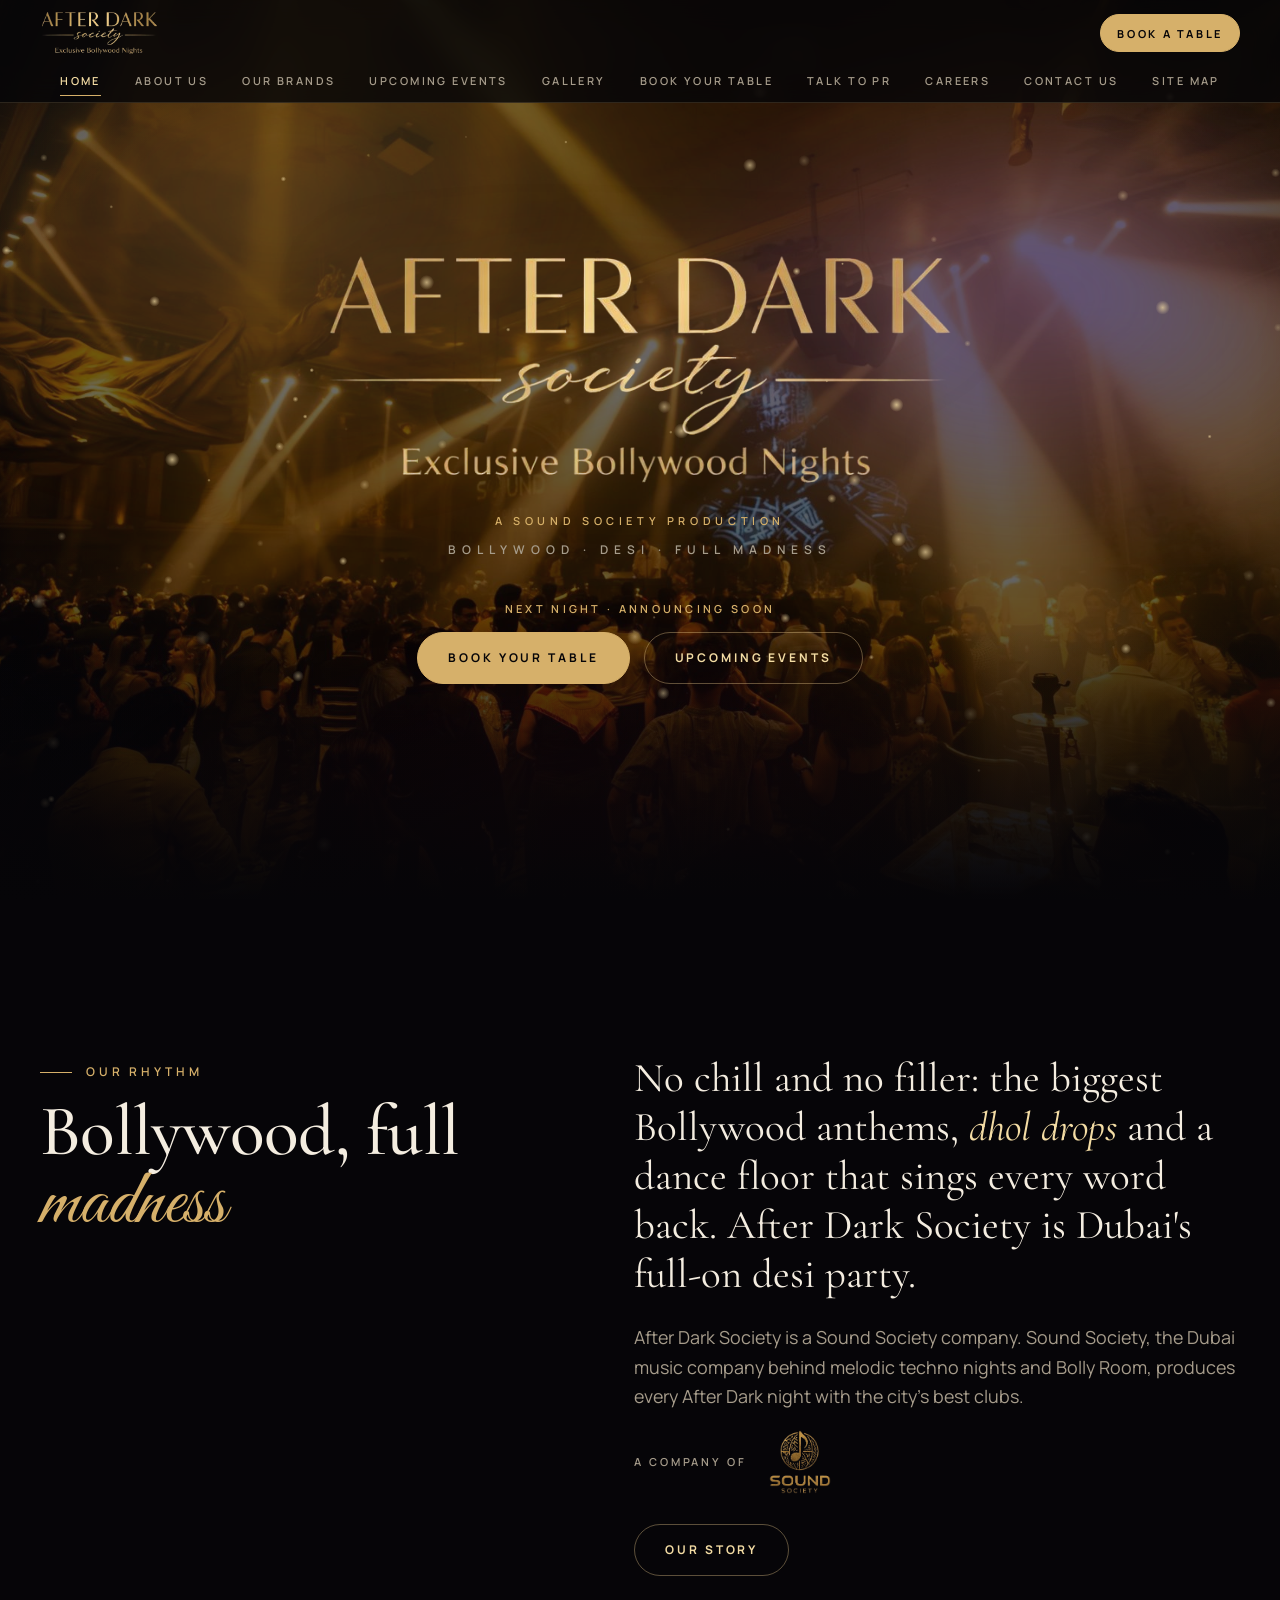
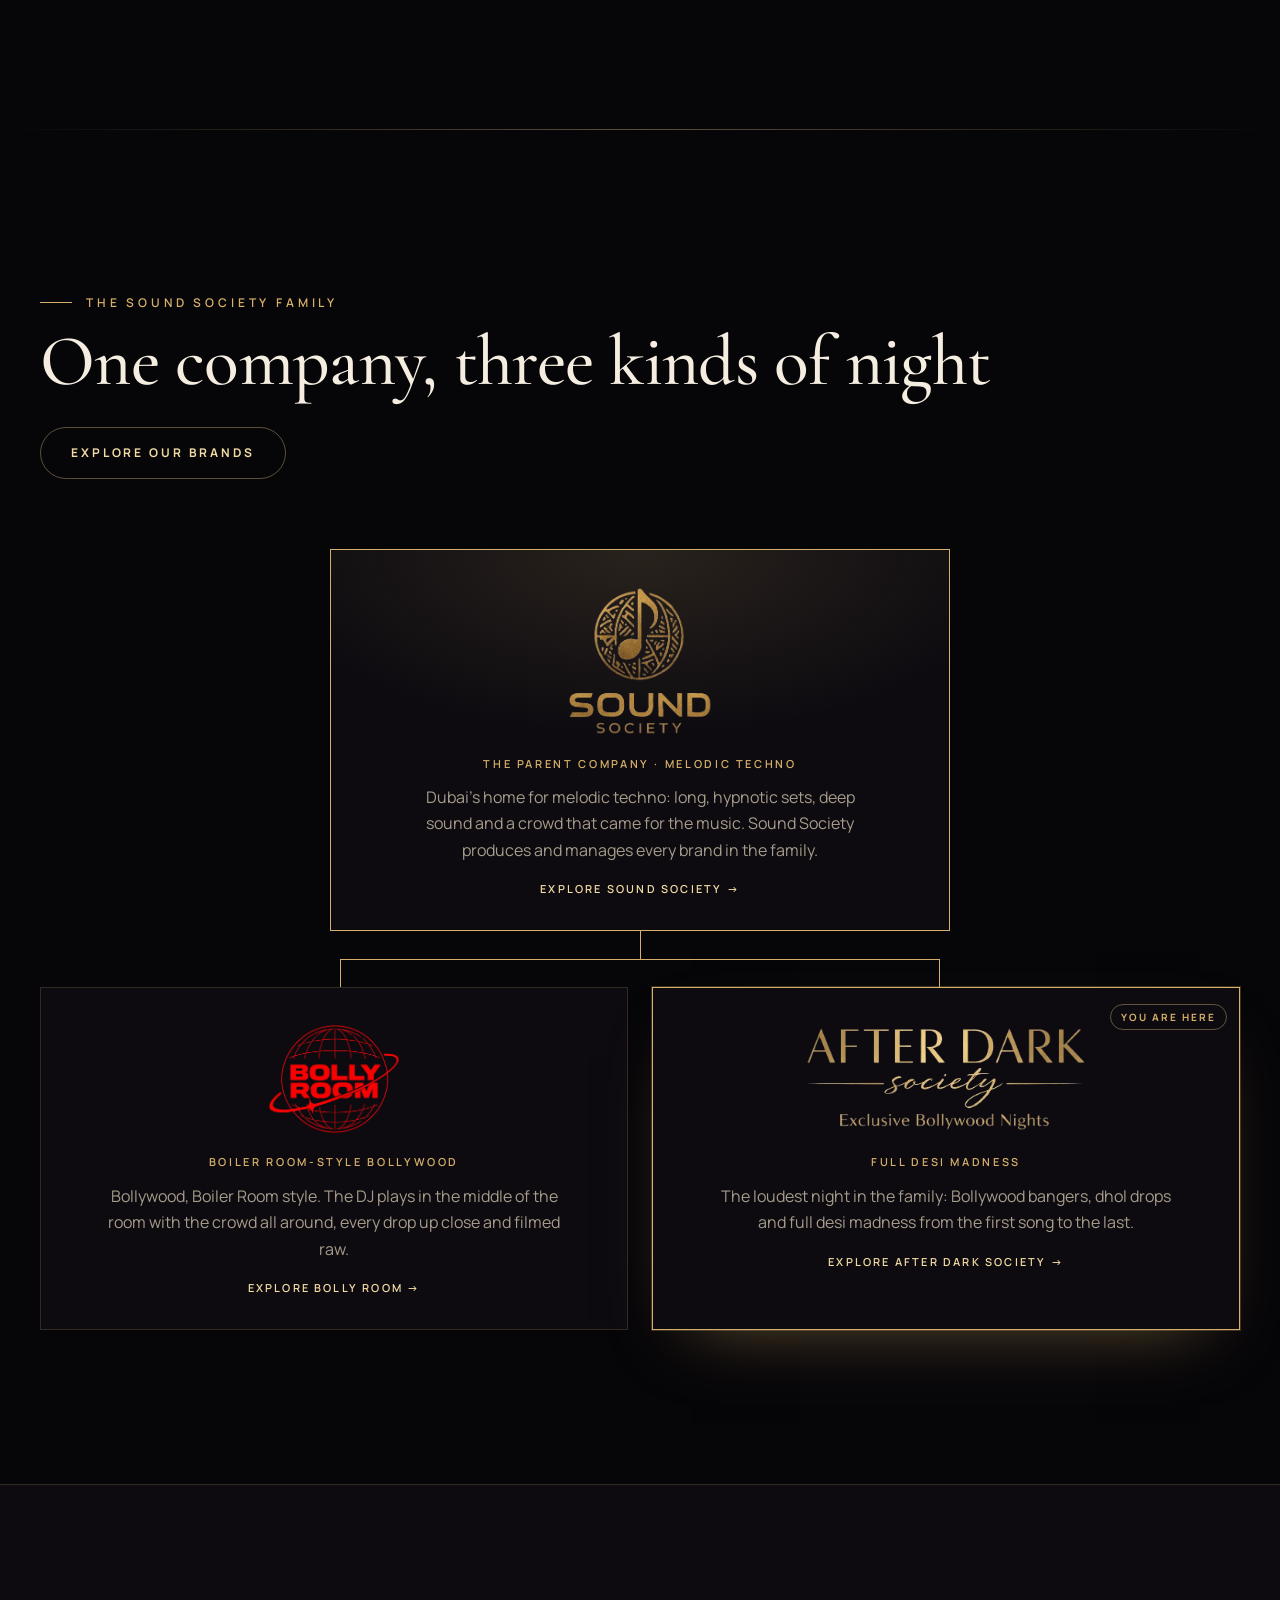
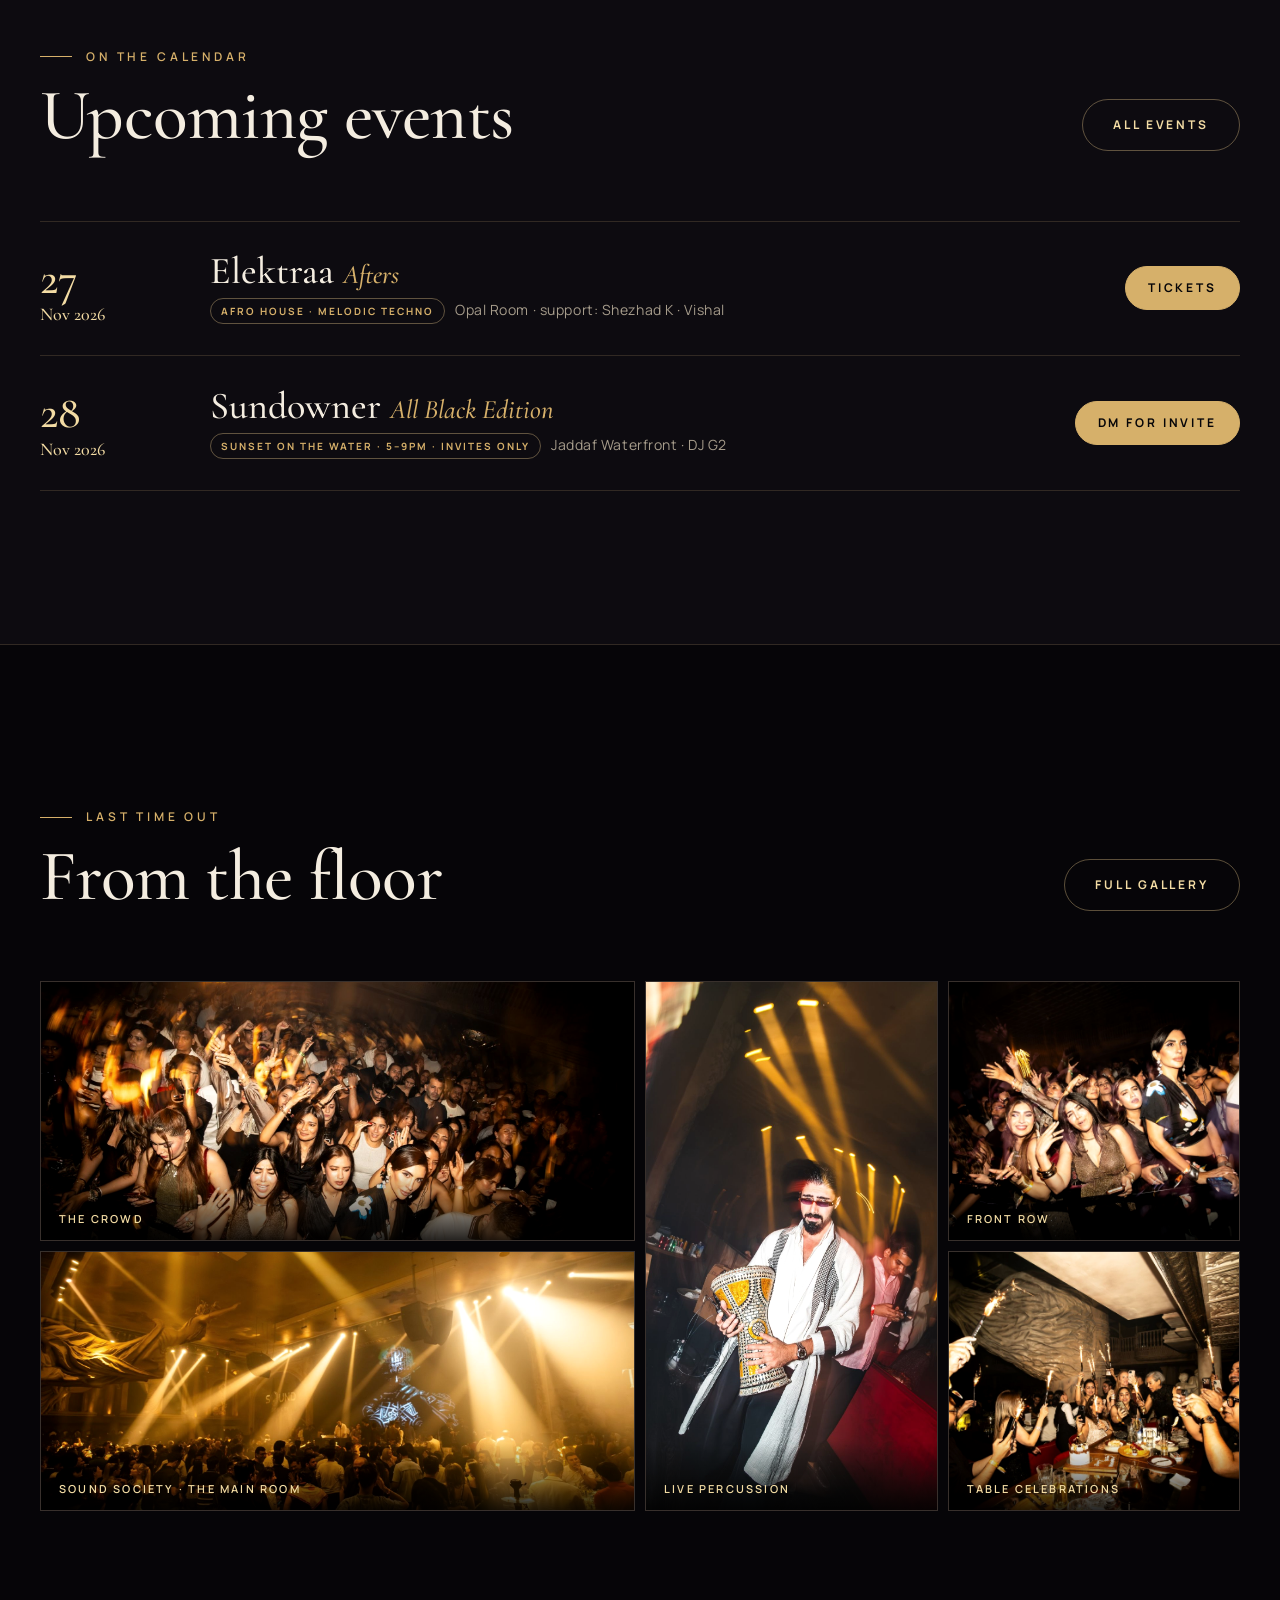
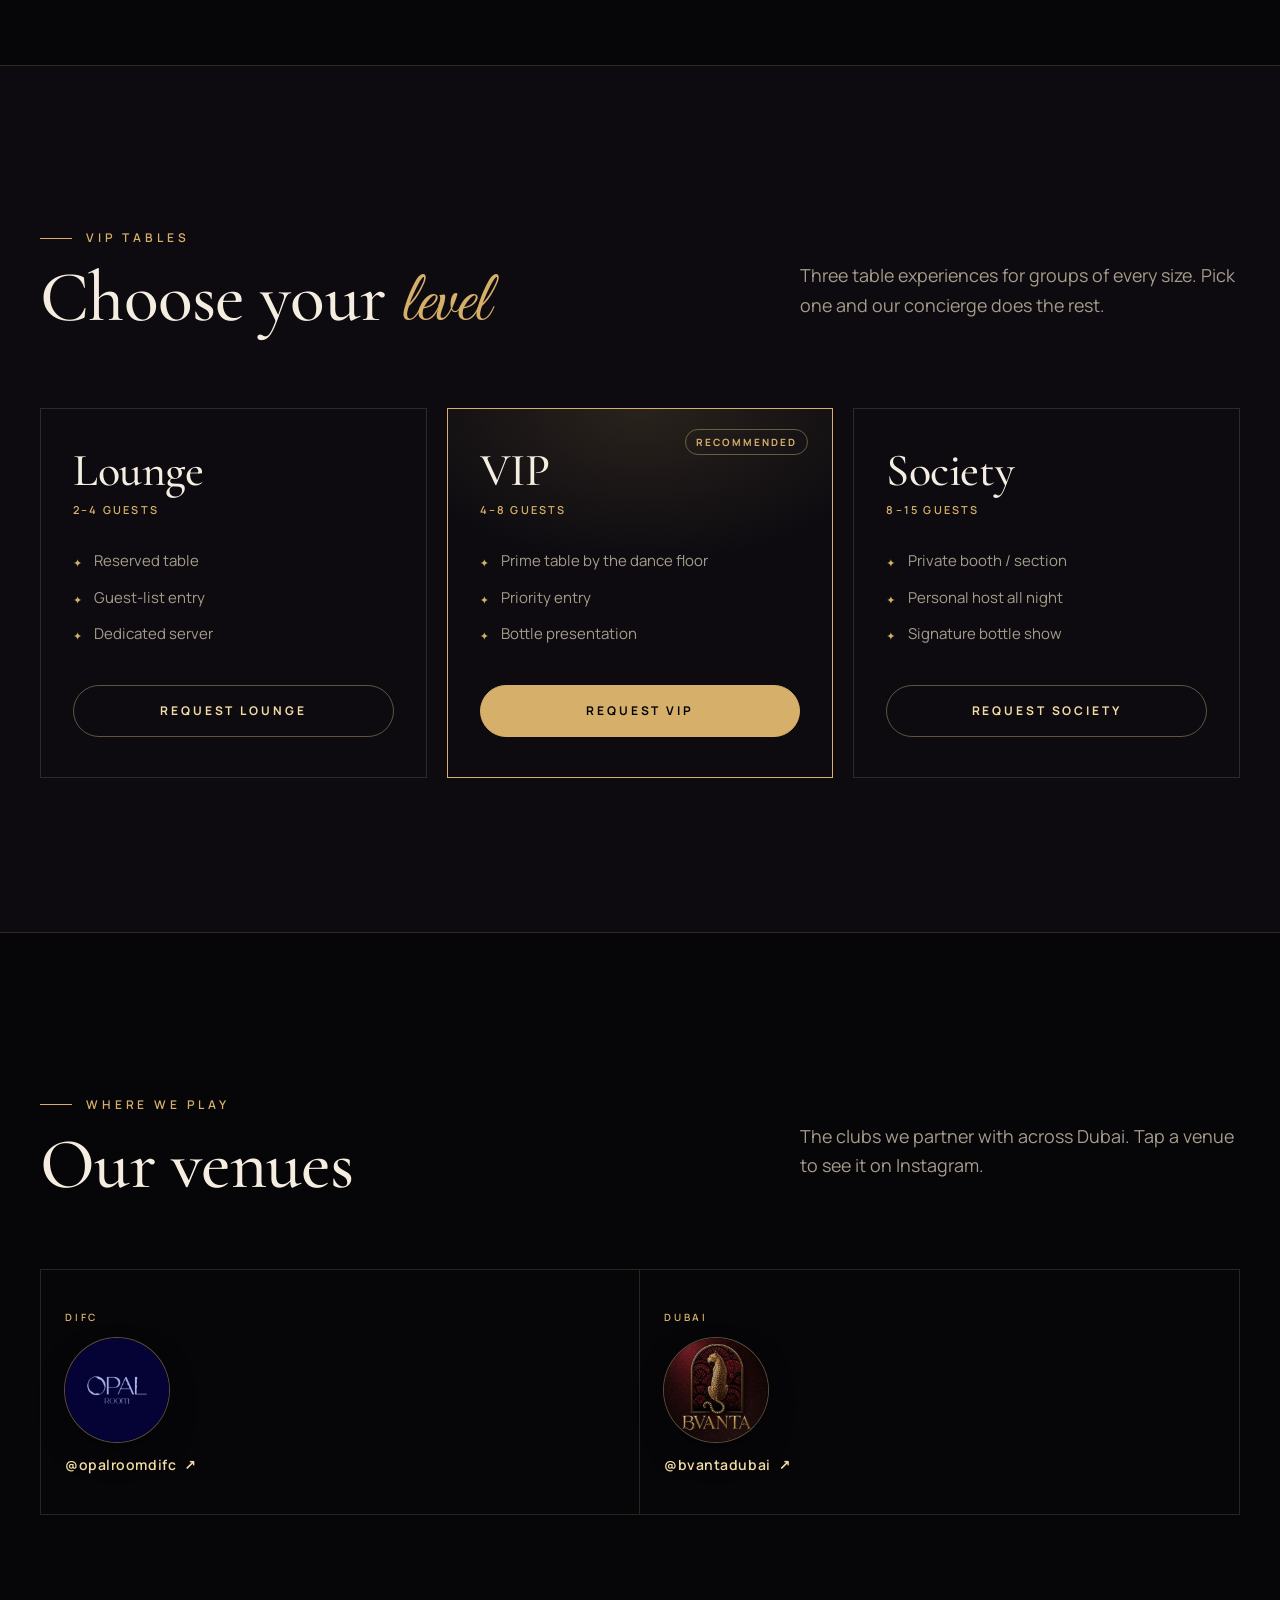
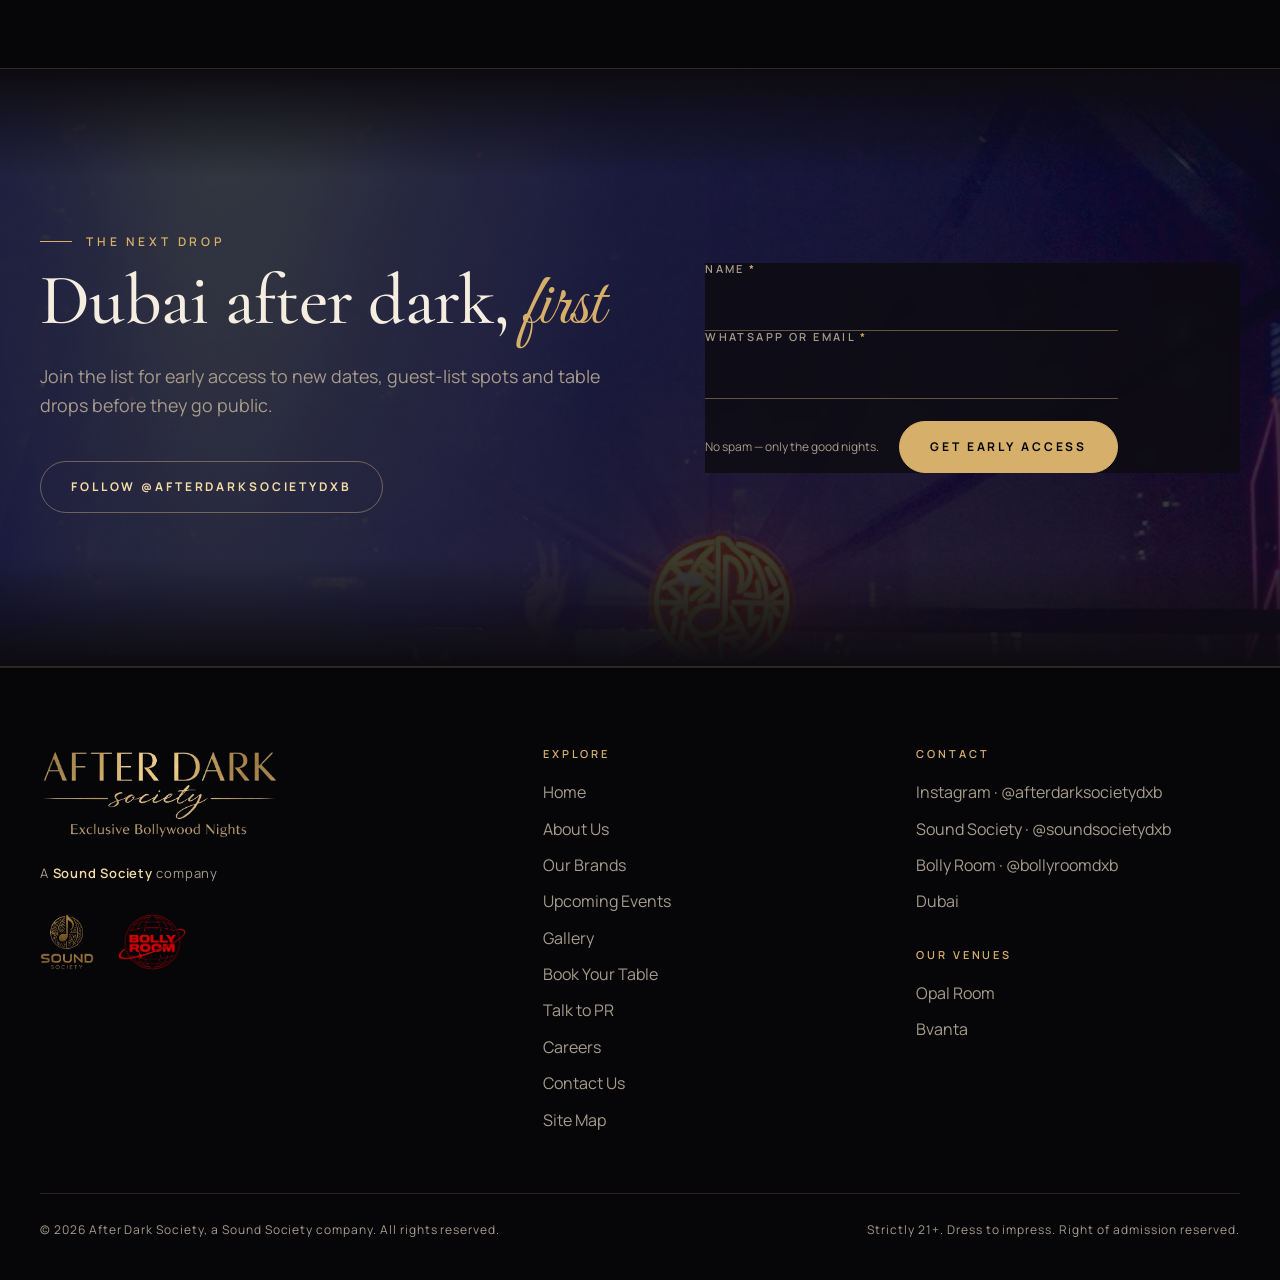
<file: index.html>
<!doctype html>
<html lang="en">
<head>
  <meta charset="utf-8">
  <meta name="viewport" content="width=device-width, initial-scale=1">
  <title>After Dark Society — Exclusive Bollywood Nights</title>
  <meta name="description" content="After Dark Society by Sound Society: full desi Bollywood madness in Dubai&#x27;s best clubs. Book your table.">
  <meta name="theme-color" content="#060508">
  <meta property="og:title" content="After Dark Society — Exclusive Bollywood Nights">
  <meta property="og:description" content="After Dark Society by Sound Society: full desi Bollywood madness in Dubai&#x27;s best clubs. Book your table.">
  <meta property="og:image" content="https://afterdarksociety.social/assets/img/share.jpg">
  <meta property="og:url" content="https://afterdarksociety.social/">
  <meta property="og:type" content="website">
  <meta property="og:site_name" content="After Dark Society">
  <meta name="twitter:card" content="summary_large_image">
  <link rel="canonical" href="https://afterdarksociety.social/">
  <link rel="preconnect" href="https://fonts.googleapis.com">
  <link rel="preconnect" href="https://fonts.gstatic.com" crossorigin>
  <link href="https://fonts.googleapis.com/css2?family=Cormorant+Garamond:ital,wght@0,400;0,500;0,600;1,400;1,500&family=Great+Vibes&family=Manrope:wght@400;500;600;700&display=swap" rel="stylesheet">
  <link rel="stylesheet" href="assets/css/style.css">
</head>
<body>
<header id="site-header"></header>
<main>
<section class="hero">
  <div class="hero-bg" aria-hidden="true"><img src="assets/gallery/main-room.jpg" alt="" fetchpriority="high"></div>
  <canvas id="embers" aria-hidden="true"></canvas>
  <div class="wrap">
    <h1 class="sr-only">After Dark Society — Exclusive Bollywood Nights</h1>
    <img class="hero-logo" src="assets/img/after-dark-society.png" alt="" width="739" height="285">
    <p class="hero-presents">A Sound Society production</p>
    <p class="hero-tag">Bollywood · Desi · Full Madness</p>
    <p class="next-label" id="next-label">Next night</p>
    <div class="countdown" id="countdown" aria-live="off"></div>
    <div class="hero-actions">
      <a class="btn" href="book.html">Book your table</a>
      <a class="btn btn--ghost" href="events.html">Upcoming events</a>
    </div>
  </div>
  <span class="scroll-cue">Scroll</span>
</section>


<!-- 1 · Who we are -->
<section class="section" id="about">
  <div class="wrap manifesto">
    <div class="reveal">
      <span class="eyebrow">Our rhythm</span>
      <h2 class="display h2" style="margin-top:18px">Bollywood, full <span class="script" style="font-size:1.1em">madness</span></h2>
    </div>
    <div class="reveal" data-delay="1">
      <p class="big">No chill and no filler: the biggest Bollywood anthems, <em>dhol drops</em> and a dance floor that sings every word back. After Dark Society is Dubai's full-on desi party.</p>
      <p class="lead" style="margin-top:24px">After Dark Society is a Sound Society company. Sound Society, the Dubai music company behind melodic techno nights and Bolly Room, produces every After Dark night with the city's best clubs.</p>
      <div class="home-of">
        <small>A company of</small>
        <img src="assets/img/sound-society.png" alt="Sound Society" loading="lazy">
      </div>
      <a class="btn btn--ghost" href="about.html">Our story</a>
    </div>
  </div>
</section>

<hr class="rule">

<!-- 2 · What we do -->
<section class="section" id="family-section">
  <div class="wrap">
    <div class="section-head">
      <div class="reveal"><span class="eyebrow">The Sound Society family</span><h2 class="display h2">One company, three kinds of night</h2></div>
      <a class="btn btn--ghost reveal" href="brands.html">Explore our brands</a>
    </div>
    <div id="family"></div>
  </div>
</section>

<!-- 3 · What's next -->
<section class="section band" id="events">
  <div class="wrap">
    <div class="section-head">
      <div class="reveal"><span class="eyebrow">On the calendar</span><h2 class="display h2">Upcoming events</h2></div>
      <a class="btn btn--ghost reveal" href="events.html">All events</a>
    </div>
    <div id="next-up"></div>
    <ul class="event-list" id="upcoming-list" data-limit="3"></ul>
  </div>
</section>

<!-- 4 · Proof -->
<section class="section" id="gallery-highlights">
  <div class="wrap">
    <div class="section-head">
      <div class="reveal"><span class="eyebrow">Last time out</span><h2 class="display h2">From the floor</h2></div>
      <a class="btn btn--ghost reveal" href="gallery.html">Full gallery</a>
    </div>
    <div class="gallery" id="gallery" data-limit="5"></div>
  </div>
</section>

<!-- 5 · Book -->
<section class="section band" id="vip">
  <div class="wrap">
    <div class="section-head">
      <div class="reveal"><span class="eyebrow">VIP tables</span><h2 class="display h2">Choose your <span class="script">level</span></h2></div>
      <p class="lead reveal" style="max-width:40ch">Three table experiences for groups of every size. Pick one and our concierge does the rest.</p>
    </div>
    <div class="tables" id="tables"></div>
  </div>
</section>

<!-- 6 · Where -->
<section class="section" id="venues-section">
  <div class="wrap">
    <div class="section-head">
      <div class="reveal"><span class="eyebrow">Where we play</span><h2 class="display h2">Our venues</h2></div>
      <p class="lead reveal" style="max-width:40ch">The clubs we partner with across Dubai. Tap a venue to see it on Instagram.</p>
    </div>
    <div class="venues" id="venues"></div>
  </div>
</section>

<!-- 7 · Stay connected -->
<section class="section band photo-band" id="next-drop" style="--photo:url('../../assets/bg/drop-band.jpg')">
  <div class="wrap drop">
    <div class="reveal">
      <span class="eyebrow">The next drop</span>
      <h2 class="display h2" style="margin-top:18px">Dubai after dark, <span class="script">first</span></h2>
      <p class="lead" style="margin-top:20px">Join the list for early access to new dates, guest-list spots and table drops before they go public.</p>
      <a class="btn btn--ghost" data-ig hidden target="_blank" rel="noopener" style="margin-top:22px">Follow @afterdarksocietydxb</a>
    </div>
    <div class="form reveal" data-delay="1">
      <form data-form="Early access" novalidate>
        <div class="form-body">
          <div class="field"><label for="d-name">Name <span class="req">*</span></label><input id="d-name" name="name" autocomplete="name" required></div>
          <div class="field"><label for="d-contact">WhatsApp or email <span class="req">*</span></label><input id="d-contact" name="contact" required></div>
          <div class="form-foot" style="margin-top:22px;width:100%"><small>No spam — only the good nights.</small><button class="btn" type="submit">Get early access</button></div>
        </div>
        <div class="form-success"><span class="script">You're in</span><p class="lead">We'll message you before the next drop.</p></div>
      </form>
    </div>
  </div>
</section>
</main>
<footer id="site-footer"></footer>
<script src="assets/js/data.js"></script>
<script src="assets/js/site.js"></script>
</body>
</html>
</file>
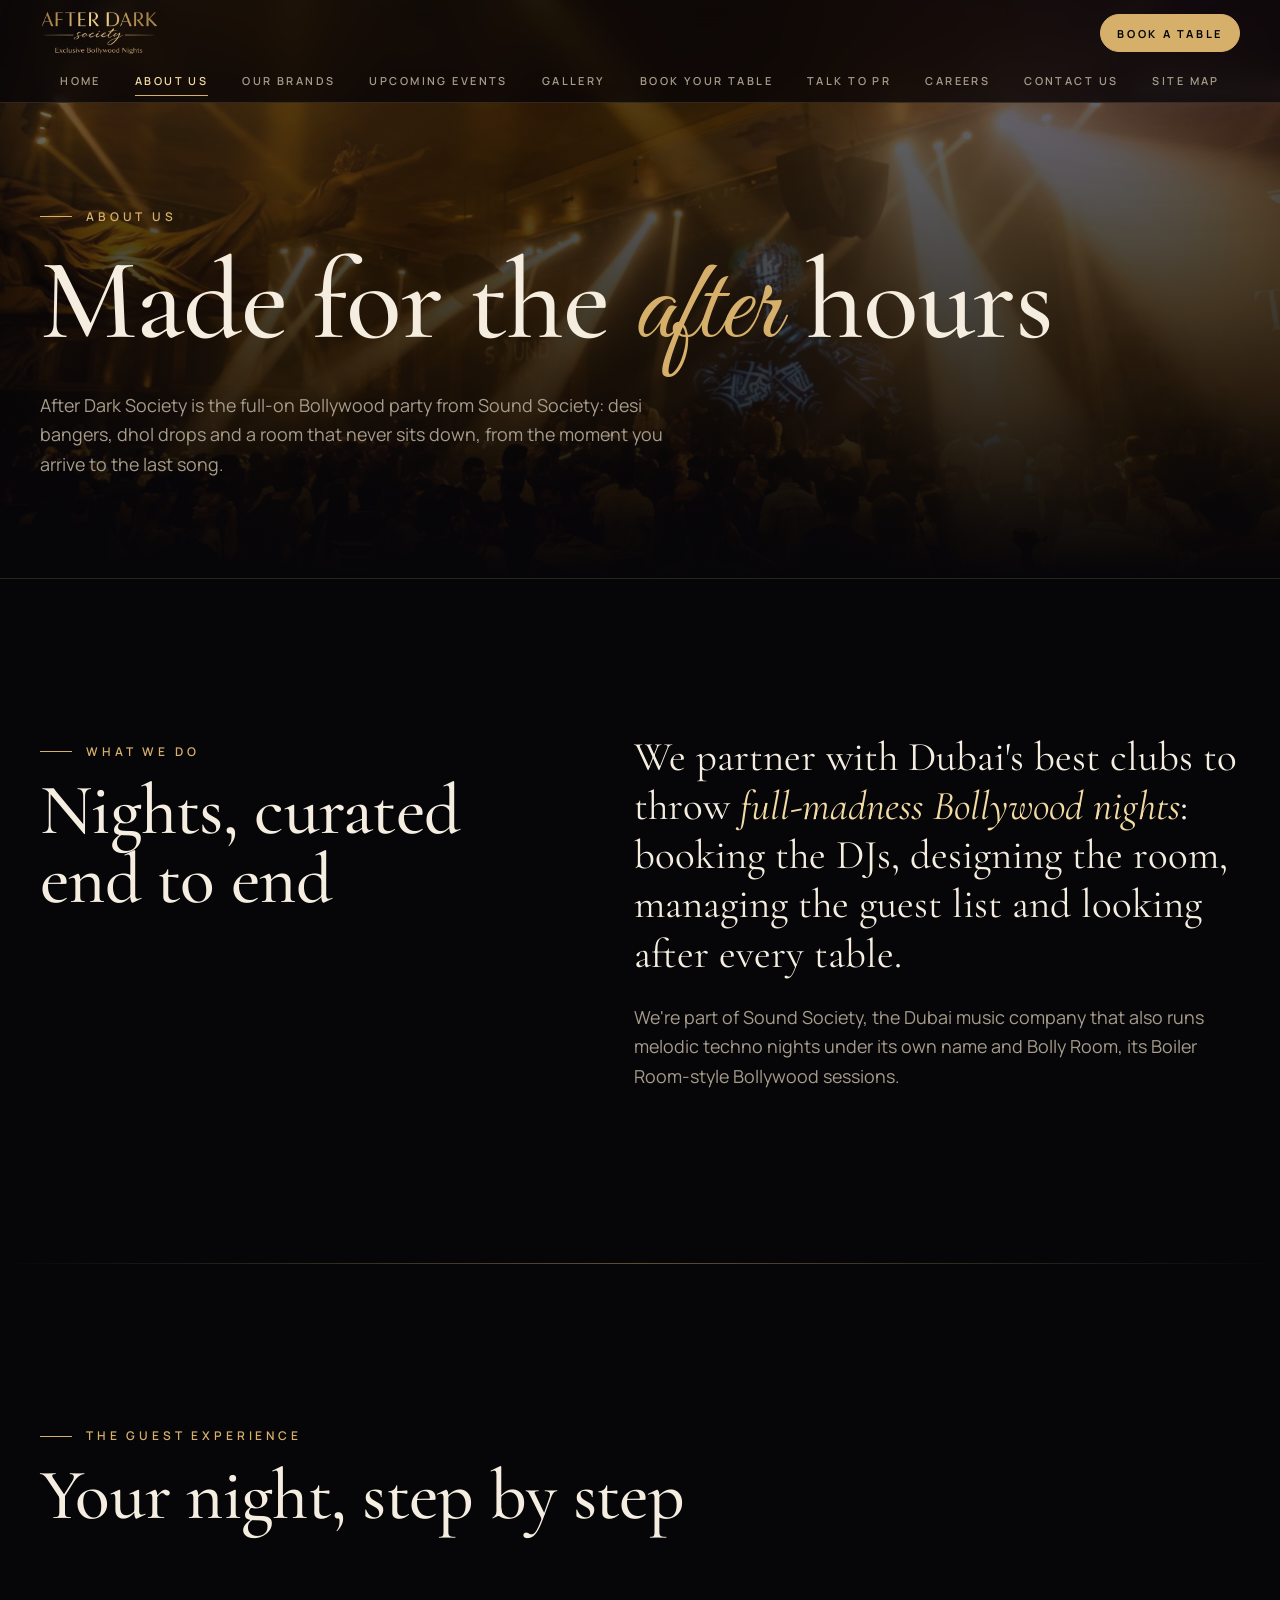
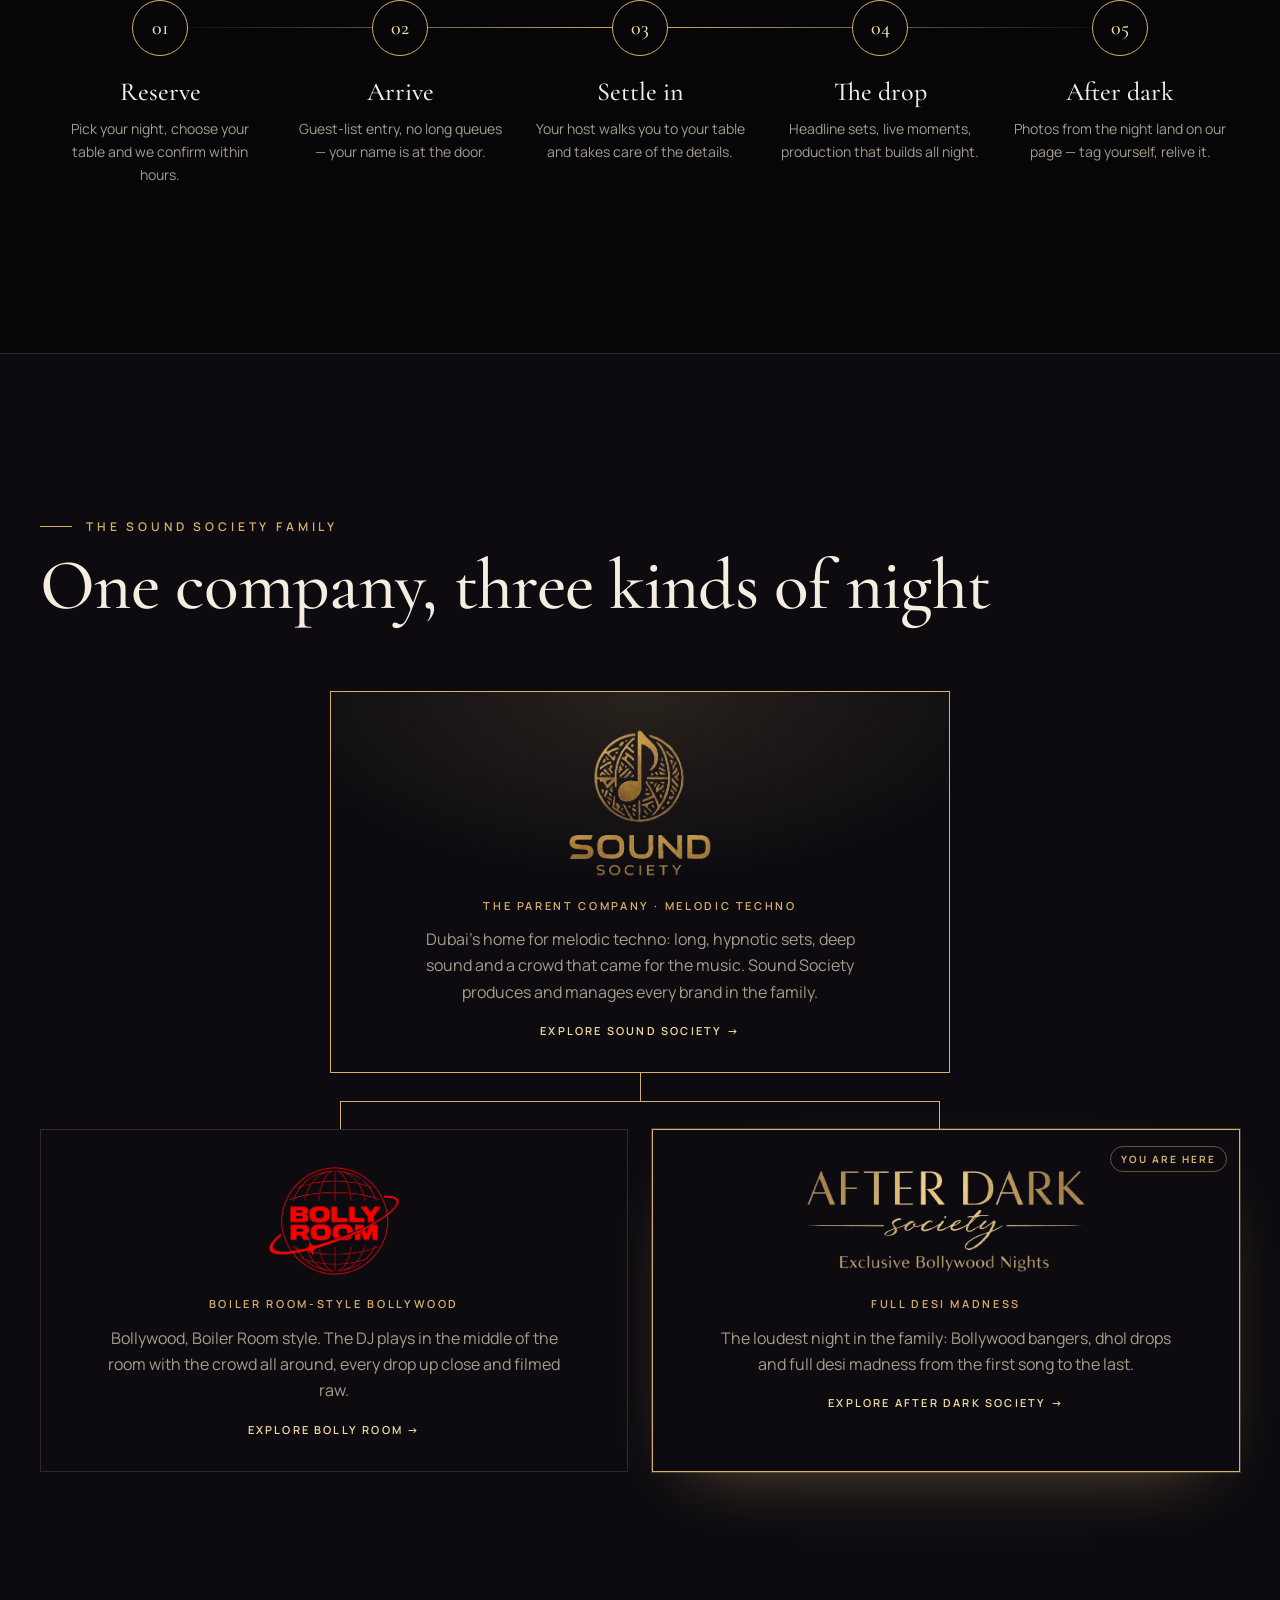
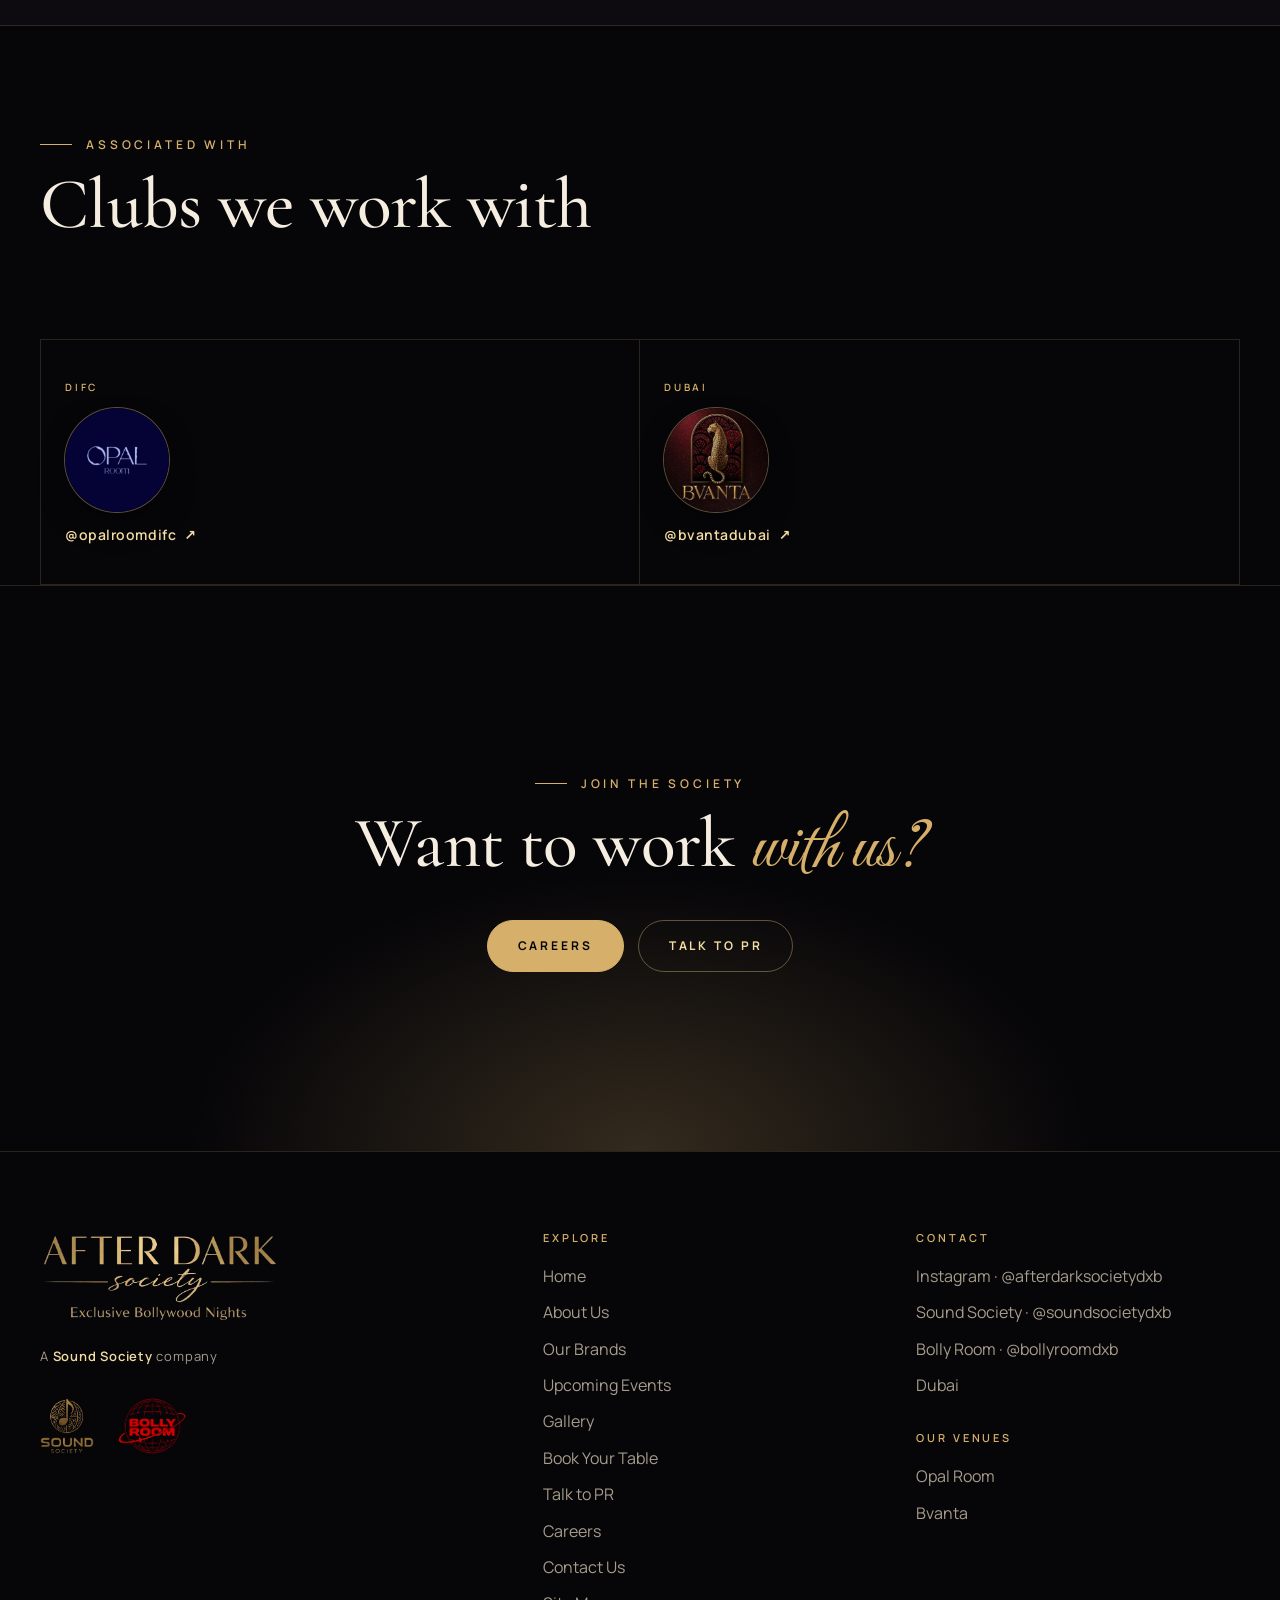
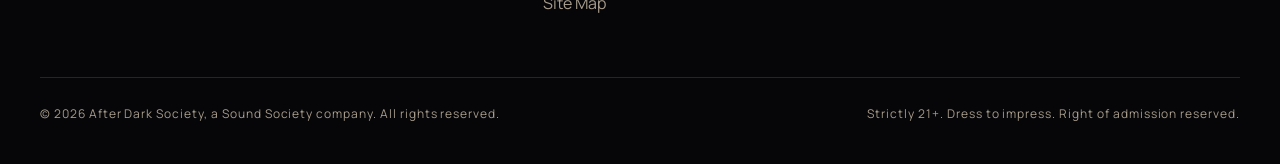
<file: about.html>
<!doctype html>
<html lang="en">
<head>
  <meta charset="utf-8">
  <meta name="viewport" content="width=device-width, initial-scale=1">
  <title>About Us — After Dark Society</title>
  <meta name="description" content="After Dark Society is Sound Society&#x27;s full-on Bollywood party brand, alongside Bolly Room and Sound Society&#x27;s melodic techno nights.">
  <meta name="theme-color" content="#060508">
  <meta property="og:title" content="About Us — After Dark Society">
  <meta property="og:description" content="After Dark Society is Sound Society&#x27;s full-on Bollywood party brand, alongside Bolly Room and Sound Society&#x27;s melodic techno nights.">
  <meta property="og:image" content="https://afterdarksociety.social/assets/img/share.jpg">
  <meta property="og:url" content="https://afterdarksociety.social/about.html">
  <meta property="og:type" content="website">
  <meta property="og:site_name" content="After Dark Society">
  <meta name="twitter:card" content="summary_large_image">
  <link rel="canonical" href="https://afterdarksociety.social/about.html">
  <link rel="preconnect" href="https://fonts.googleapis.com">
  <link rel="preconnect" href="https://fonts.gstatic.com" crossorigin>
  <link href="https://fonts.googleapis.com/css2?family=Cormorant+Garamond:ital,wght@0,400;0,500;0,600;1,400;1,500&family=Great+Vibes&family=Manrope:wght@400;500;600;700&display=swap" rel="stylesheet">
  <link rel="stylesheet" href="assets/css/style.css">
</head>
<body>
<header id="site-header"></header>
<main>
<section class="page-hero has-bg" style="background-image: linear-gradient(180deg, rgba(6,5,8,.55), rgba(6,5,8,.82) 70%, #060508), url('assets/gallery/main-room.jpg')">
  <div class="wrap">
    <span class="eyebrow reveal">About us</span>
    <h1 class="display h1 reveal" data-delay="1">Made for the <span class="script">after</span> hours</h1>
    <p class="lead reveal" data-delay="2">After Dark Society is the full-on Bollywood party from Sound Society: desi bangers, dhol drops and a room that never sits down, from the moment you arrive to the last song.</p>
  </div>
</section>

<section class="section">
  <div class="wrap manifesto">
    <div class="reveal">
      <span class="eyebrow">What we do</span>
      <h2 class="display h2" style="margin-top:18px">Nights, curated end to end</h2>
    </div>
    <div class="reveal" data-delay="1">
      <p class="big">We partner with Dubai's best clubs to throw <em>full-madness Bollywood nights</em>: booking the DJs, designing the room, managing the guest list and looking after every table.</p>
      <p class="lead" style="margin-top:24px">We're part of Sound Society, the Dubai music company that also runs melodic techno nights under its own name and Bolly Room, its Boiler Room-style Bollywood sessions.</p>
    </div>
  </div>
</section>

<hr class="rule">

<section class="section">
  <div class="wrap">
    <div class="section-head"><div class="reveal"><span class="eyebrow">The guest experience</span><h2 class="display h2">Your night, step by step</h2></div></div>
    <div class="journey">
      <div class="step reveal"><h3>Reserve</h3><p>Pick your night, choose your table and we confirm within hours.</p></div>
      <div class="step reveal" data-delay="1"><h3>Arrive</h3><p>Guest-list entry, no long queues — your name is at the door.</p></div>
      <div class="step reveal" data-delay="2"><h3>Settle in</h3><p>Your host walks you to your table and takes care of the details.</p></div>
      <div class="step reveal" data-delay="3"><h3>The drop</h3><p>Headline sets, live moments, production that builds all night.</p></div>
      <div class="step reveal"><h3>After dark</h3><p>Photos from the night land on our page — tag yourself, relive it.</p></div>
    </div>
  </div>
</section>

<section class="section" style="background:var(--ink-2);border-block:1px solid var(--line)">
  <div class="wrap">
    <div class="section-head"><div class="reveal"><span class="eyebrow">The Sound Society family</span><h2 class="display h2">One company, three kinds of night</h2></div></div>
    <div id="family"></div>
  </div>
</section>

<section class="section--tight">
  <div class="wrap">
    <div class="section-head" style="margin-bottom:0"><div class="reveal"><span class="eyebrow">Associated with</span><h2 class="display h2">Clubs we work with</h2></div></div>
  </div>
</section>
<div class="wrap"><div class="venues" id="venues"></div></div>

<section class="cta-band">
  <div class="wrap reveal">
    <span class="eyebrow">Join the society</span>
    <h2 class="display h2">Want to work <span class="script">with us?</span></h2>
    <div class="hero-actions">
      <a class="btn" href="careers.html">Careers</a>
      <a class="btn btn--ghost" href="pr.html">Talk to PR</a>
    </div>
  </div>
</section>
</main>
<footer id="site-footer"></footer>
<script src="assets/js/data.js"></script>
<script src="assets/js/site.js"></script>
</body>
</html>
</file>
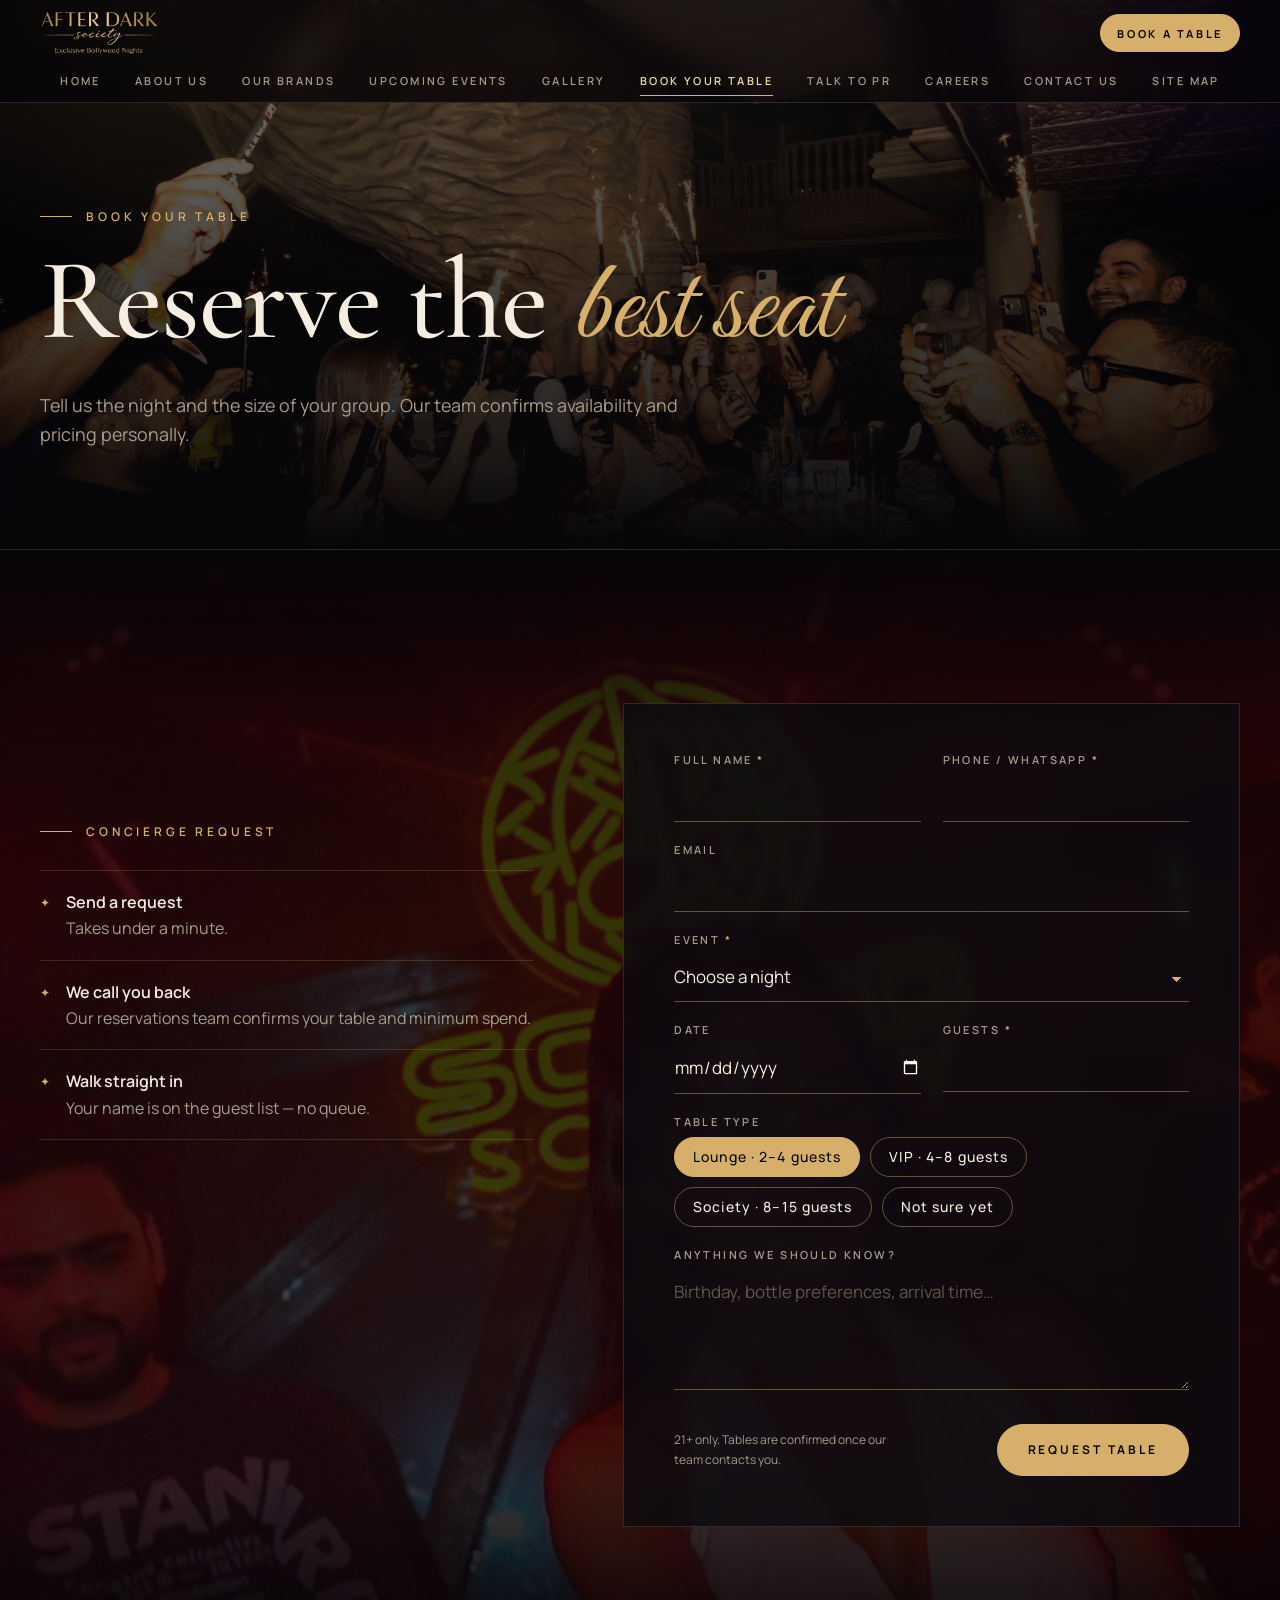
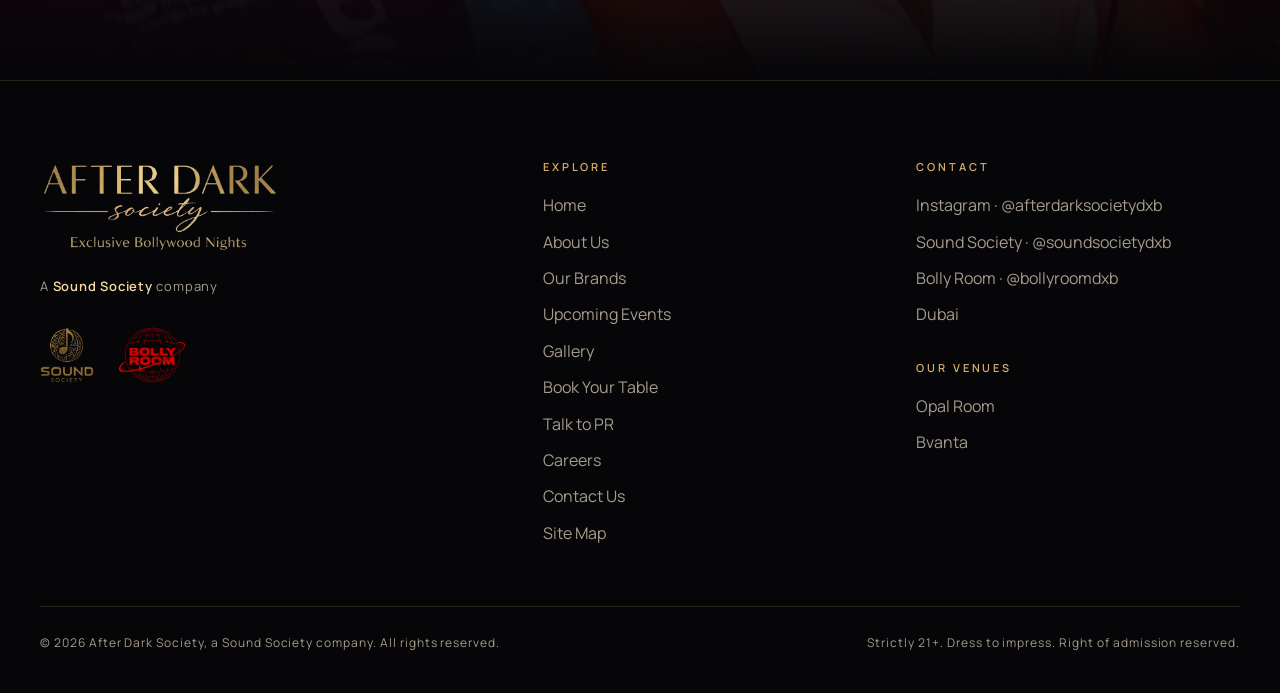
<file: book.html>
<!doctype html>
<html lang="en">
<head>
  <meta charset="utf-8">
  <meta name="viewport" content="width=device-width, initial-scale=1">
  <title>Book Your Table — After Dark Society</title>
  <meta name="description" content="Reserve a table at the next After Dark Society, Bolly Room or Sound Society night.">
  <meta name="theme-color" content="#060508">
  <meta property="og:title" content="Book Your Table — After Dark Society">
  <meta property="og:description" content="Reserve a table at the next After Dark Society, Bolly Room or Sound Society night.">
  <meta property="og:image" content="https://afterdarksociety.social/assets/img/share.jpg">
  <meta property="og:url" content="https://afterdarksociety.social/book.html">
  <meta property="og:type" content="website">
  <meta property="og:site_name" content="After Dark Society">
  <meta name="twitter:card" content="summary_large_image">
  <link rel="canonical" href="https://afterdarksociety.social/book.html">
  <link rel="preconnect" href="https://fonts.googleapis.com">
  <link rel="preconnect" href="https://fonts.gstatic.com" crossorigin>
  <link href="https://fonts.googleapis.com/css2?family=Cormorant+Garamond:ital,wght@0,400;0,500;0,600;1,400;1,500&family=Great+Vibes&family=Manrope:wght@400;500;600;700&display=swap" rel="stylesheet">
  <link rel="stylesheet" href="assets/css/style.css">
</head>
<body>
<header id="site-header"></header>
<main>
<section class="page-hero has-bg" style="background-image: linear-gradient(180deg, rgba(6,5,8,.55), rgba(6,5,8,.82) 70%, #060508), url('assets/gallery/table-celebration.jpg')">
  <div class="wrap">
    <span class="eyebrow reveal">Book your table</span>
    <h1 class="display h1 reveal" data-delay="1">Reserve the <span class="script">best seat</span></h1>
    <p class="lead reveal" data-delay="2">Tell us the night and the size of your group. Our team confirms availability and pricing personally.</p>
  </div>
</section>

<section class="section photo-band" style="--photo:url('../../assets/bg/book-form.jpg')">
  <div class="wrap form-layout">
    <aside class="form-aside reveal">
      <span class="eyebrow">Concierge request</span>
      <ul>
        <li><div><b>Send a request</b>Takes under a minute.</div></li>
        <li><div><b>We call you back</b>Our reservations team confirms your table and minimum spend.</div></li>
        <li><div><b>Walk straight in</b>Your name is on the guest list — no queue.</div></li>
      </ul>
    </aside>

    <div class="form reveal" data-delay="1">
      <form data-form="Table booking" novalidate>
        <div class="form-body">
          <div class="form-grid">
            <div class="field"><label for="b-name">Full name <span class="req">*</span></label><input id="b-name" name="name" autocomplete="name" required></div>
            <div class="field"><label for="b-phone">Phone / WhatsApp <span class="req">*</span></label><input id="b-phone" name="phone" type="tel" autocomplete="tel" required></div>
            <div class="field full"><label for="b-email">Email</label><input id="b-email" name="email" type="email" autocomplete="email"></div>
            <div class="field full">
              <label for="b-event">Event <span class="req">*</span></label>
              <select id="b-event" name="event" data-events required>
                <option value="">Choose a night</option>
                <option value="Private event / other date">Private event / other date</option>
              </select>
            </div>
            <div class="field"><label for="b-date">Date</label><input id="b-date" name="date" type="date"></div>
            <div class="field"><label for="b-guests">Guests <span class="req">*</span></label><input id="b-guests" name="guests" type="number" min="1" max="60" inputmode="numeric" required></div>
            <div class="field full">
              <label>Table type</label>
              <div class="chips" data-tables>
                <label><input type="radio" name="table" value="Standard" checked><span>Standard</span></label>
              </div>
            </div>
            <div class="field full"><label for="b-notes">Anything we should know?</label><textarea id="b-notes" name="notes" placeholder="Birthday, bottle preferences, arrival time…"></textarea></div>
          </div>
          <div class="form-foot">
            <small>21+ only. Tables are confirmed once our team contacts you.</small>
            <button class="btn" type="submit">Request table</button>
          </div>
        </div>
        <div class="form-success">
          <span class="script">Thank you</span>
          <h2 class="display h3">Your request is in.</h2>
          <p class="lead" style="margin:14px auto 0">Our reservations team will reach out shortly to confirm your table.</p>
        </div>
      </form>
    </div>
  </div>
</section>
</main>
<footer id="site-footer"></footer>
<script src="assets/js/data.js"></script>
<script src="assets/js/site.js"></script>
</body>
</html>
</file>
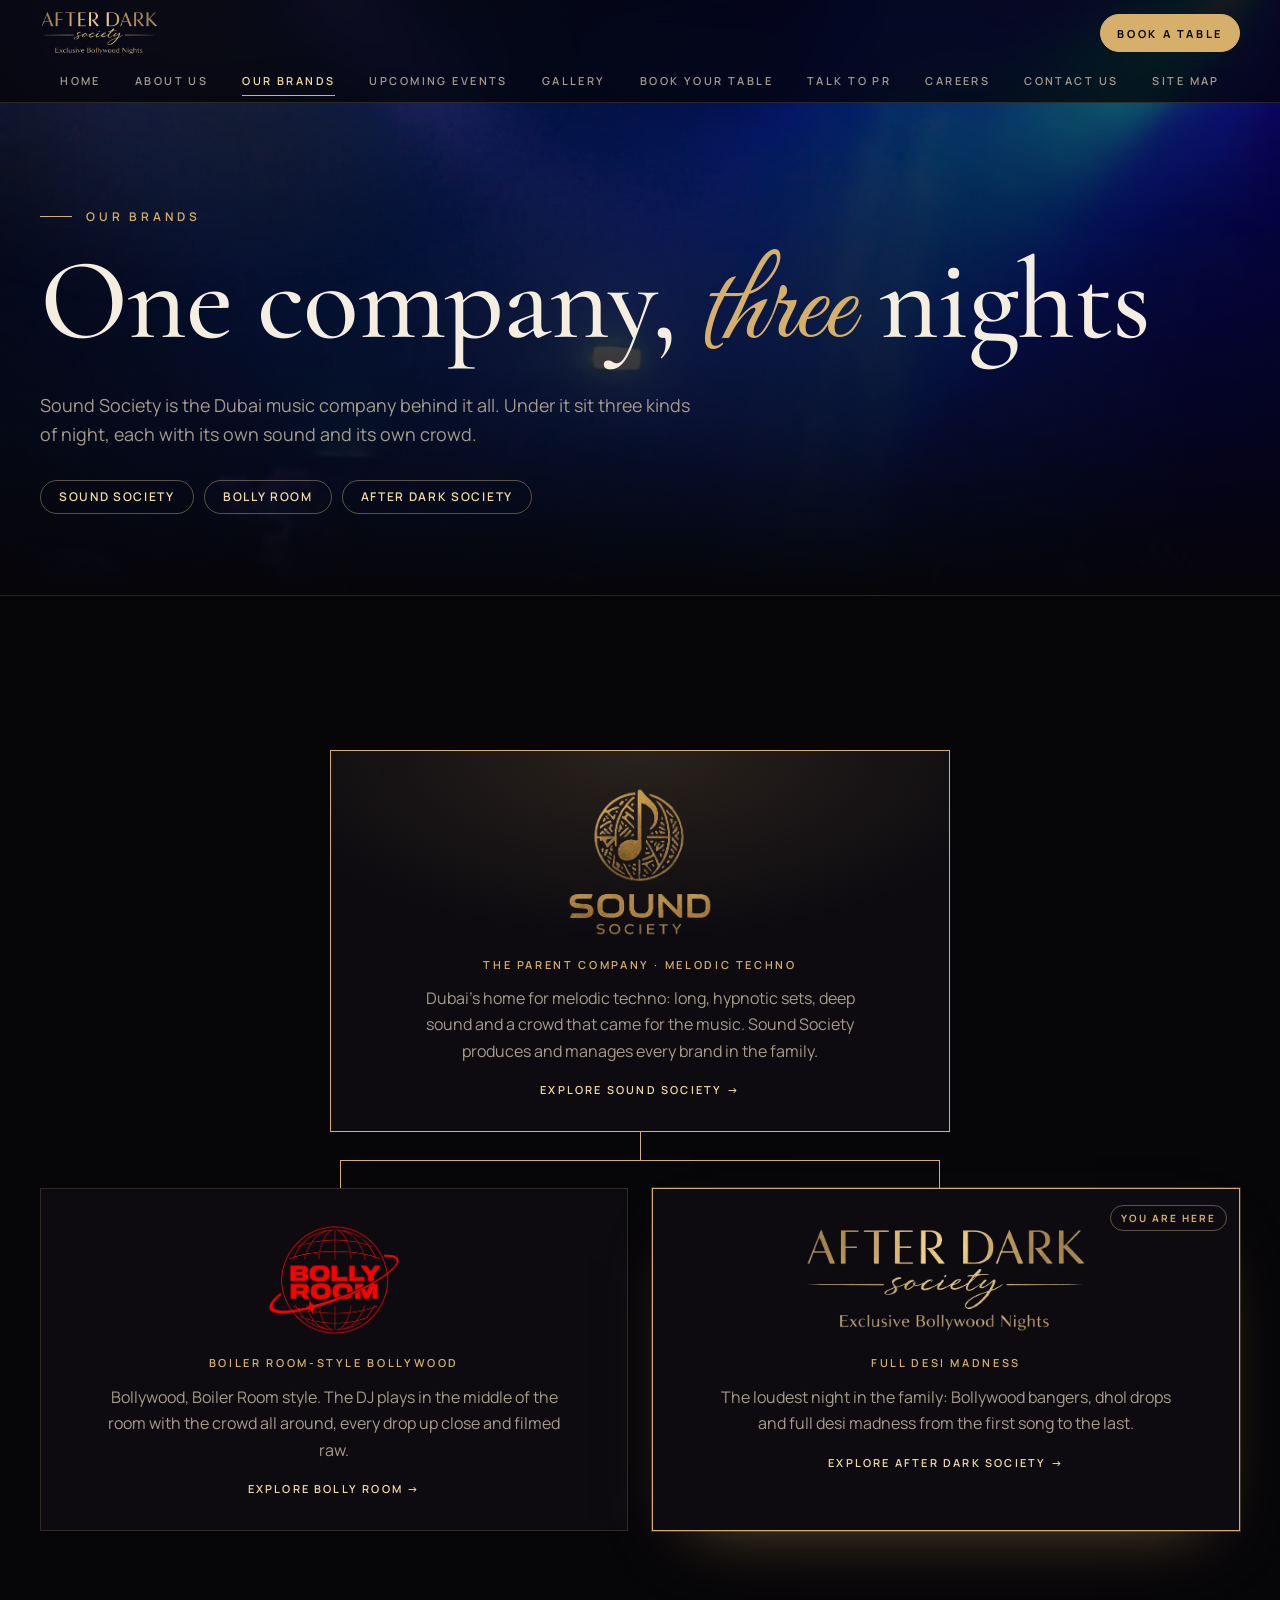
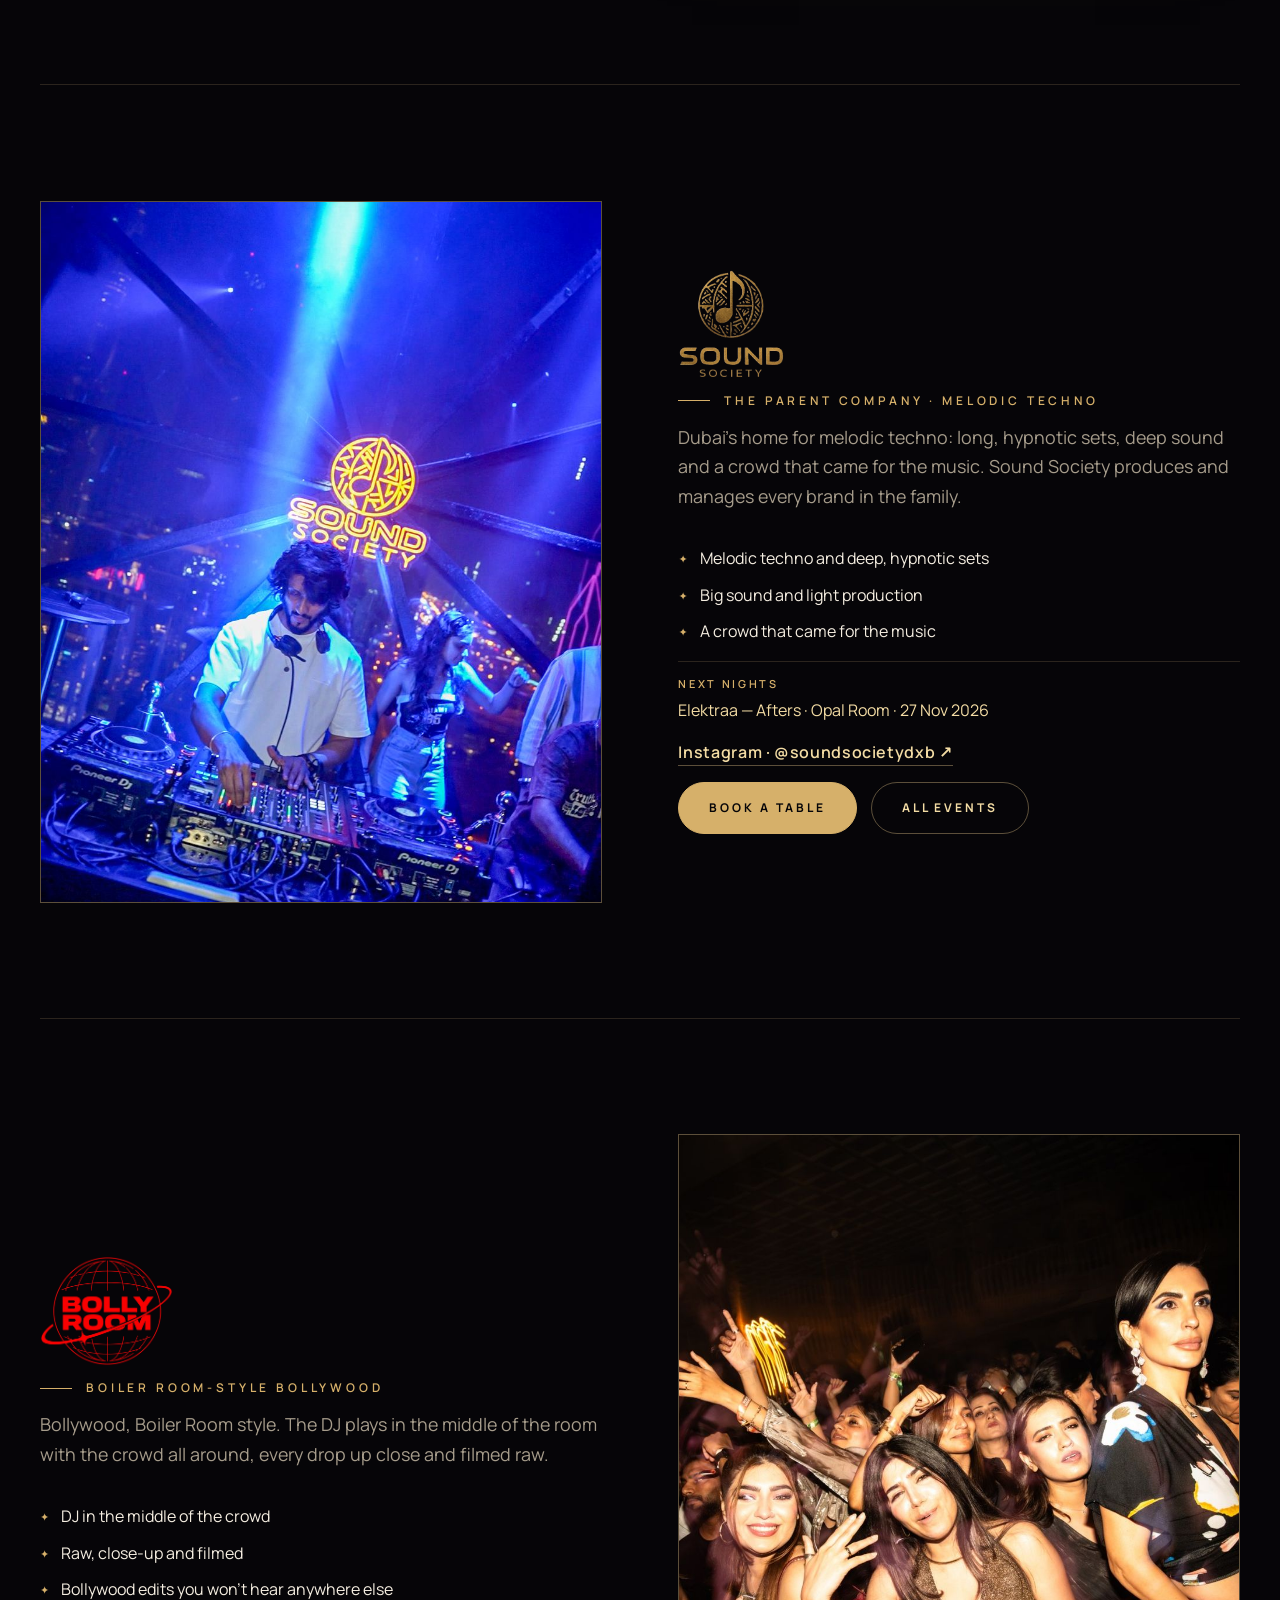
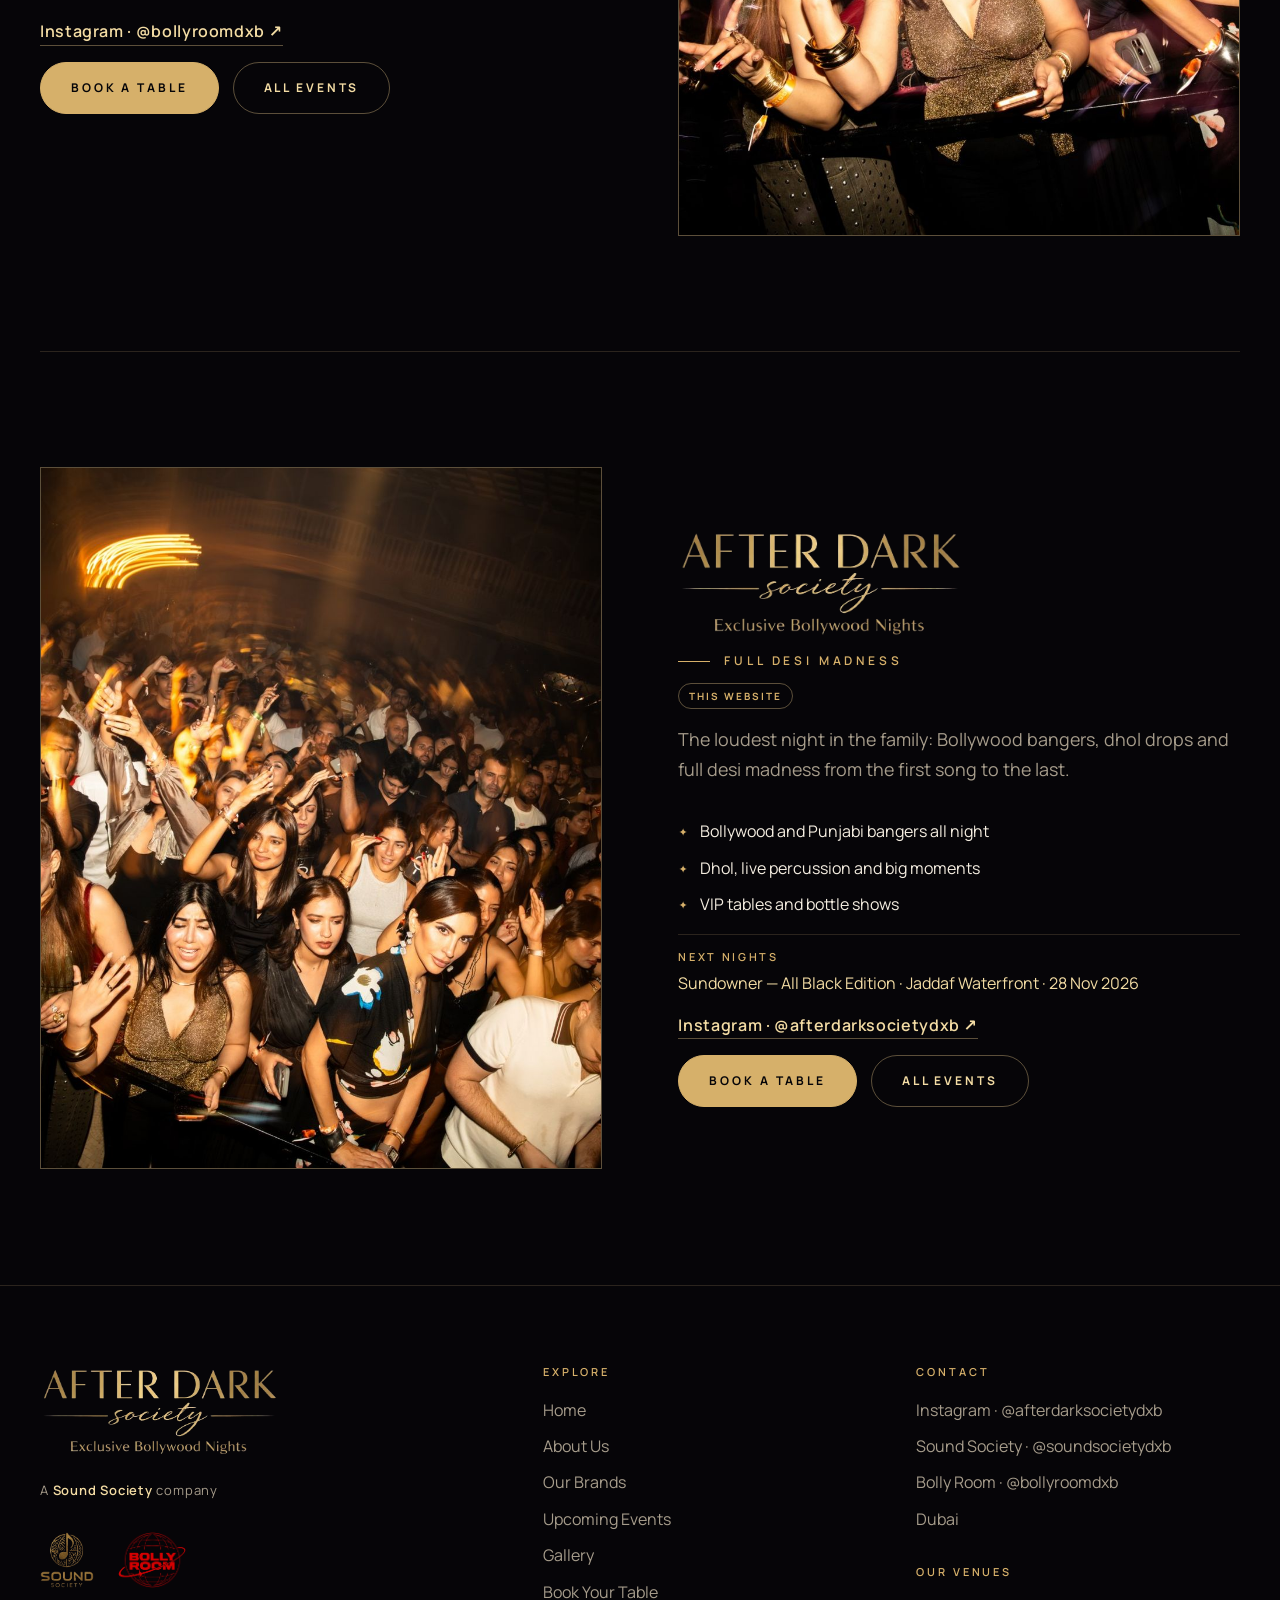
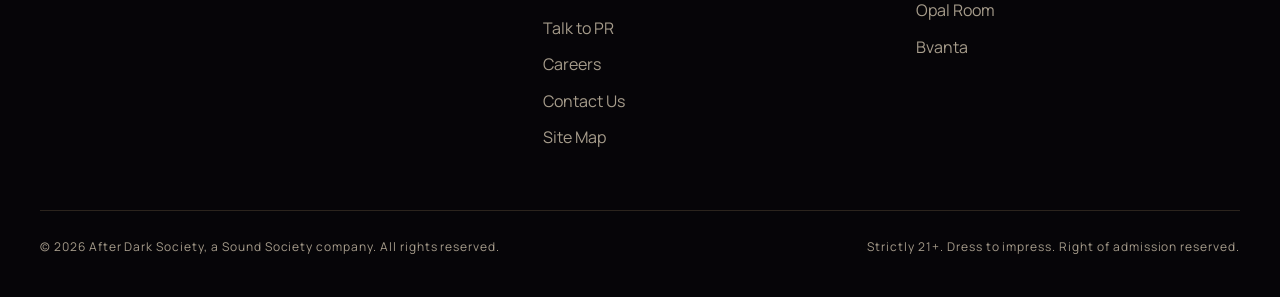
<file: brands.html>
<!doctype html>
<html lang="en">
<head>
  <meta charset="utf-8">
  <meta name="viewport" content="width=device-width, initial-scale=1">
  <title>Our Brands — After Dark Society</title>
  <meta name="description" content="Sound Society and its brands: melodic techno, Bolly Room&#x27;s Boiler Room-style Bollywood and After Dark Society&#x27;s full desi madness.">
  <meta name="theme-color" content="#060508">
  <meta property="og:title" content="Our Brands — After Dark Society">
  <meta property="og:description" content="After Dark Society is Sound Society&#x27;s full-on Bollywood party brand, alongside Bolly Room and Sound Society&#x27;s melodic techno nights.">
  <meta property="og:image" content="https://afterdarksociety.social/assets/img/share.jpg">
  <meta property="og:url" content="https://afterdarksociety.social/brands.html">
  <meta property="og:type" content="website">
  <meta property="og:site_name" content="After Dark Society">
  <meta name="twitter:card" content="summary_large_image">
  <link rel="canonical" href="https://afterdarksociety.social/brands.html">
  <link rel="preconnect" href="https://fonts.googleapis.com">
  <link rel="preconnect" href="https://fonts.gstatic.com" crossorigin>
  <link href="https://fonts.googleapis.com/css2?family=Cormorant+Garamond:ital,wght@0,400;0,500;0,600;1,400;1,500&family=Great+Vibes&family=Manrope:wght@400;500;600;700&display=swap" rel="stylesheet">
  <link rel="stylesheet" href="assets/css/style.css">
</head>
<body>
<header id="site-header"></header>
<main>
<section class="page-hero has-bg" style="background-image: linear-gradient(180deg, rgba(6,5,8,.55), rgba(6,5,8,.82) 70%, #060508), url('assets/gallery/blue-hour.jpg')">
  <div class="wrap">
    <span class="eyebrow reveal">Our brands</span>
    <h1 class="display h1 reveal" data-delay="1">One company, <span class="script">three</span> nights</h1>
    <p class="lead reveal" data-delay="2">Sound Society is the Dubai music company behind it all. Under it sit three kinds of night, each with its own sound and its own crowd.</p>
    <nav class="brand-jump reveal" id="brand-jump" aria-label="Jump to brand"></nav>
  </div>
</section>

<section class="section">
  <div class="wrap">
    <div id="family"></div>
  </div>
</section>

<div class="wrap" id="brand-sections"></div>
</main>
<footer id="site-footer"></footer>
<script src="assets/js/data.js"></script>
<script src="assets/js/site.js"></script>
</body>
</html>
</file>
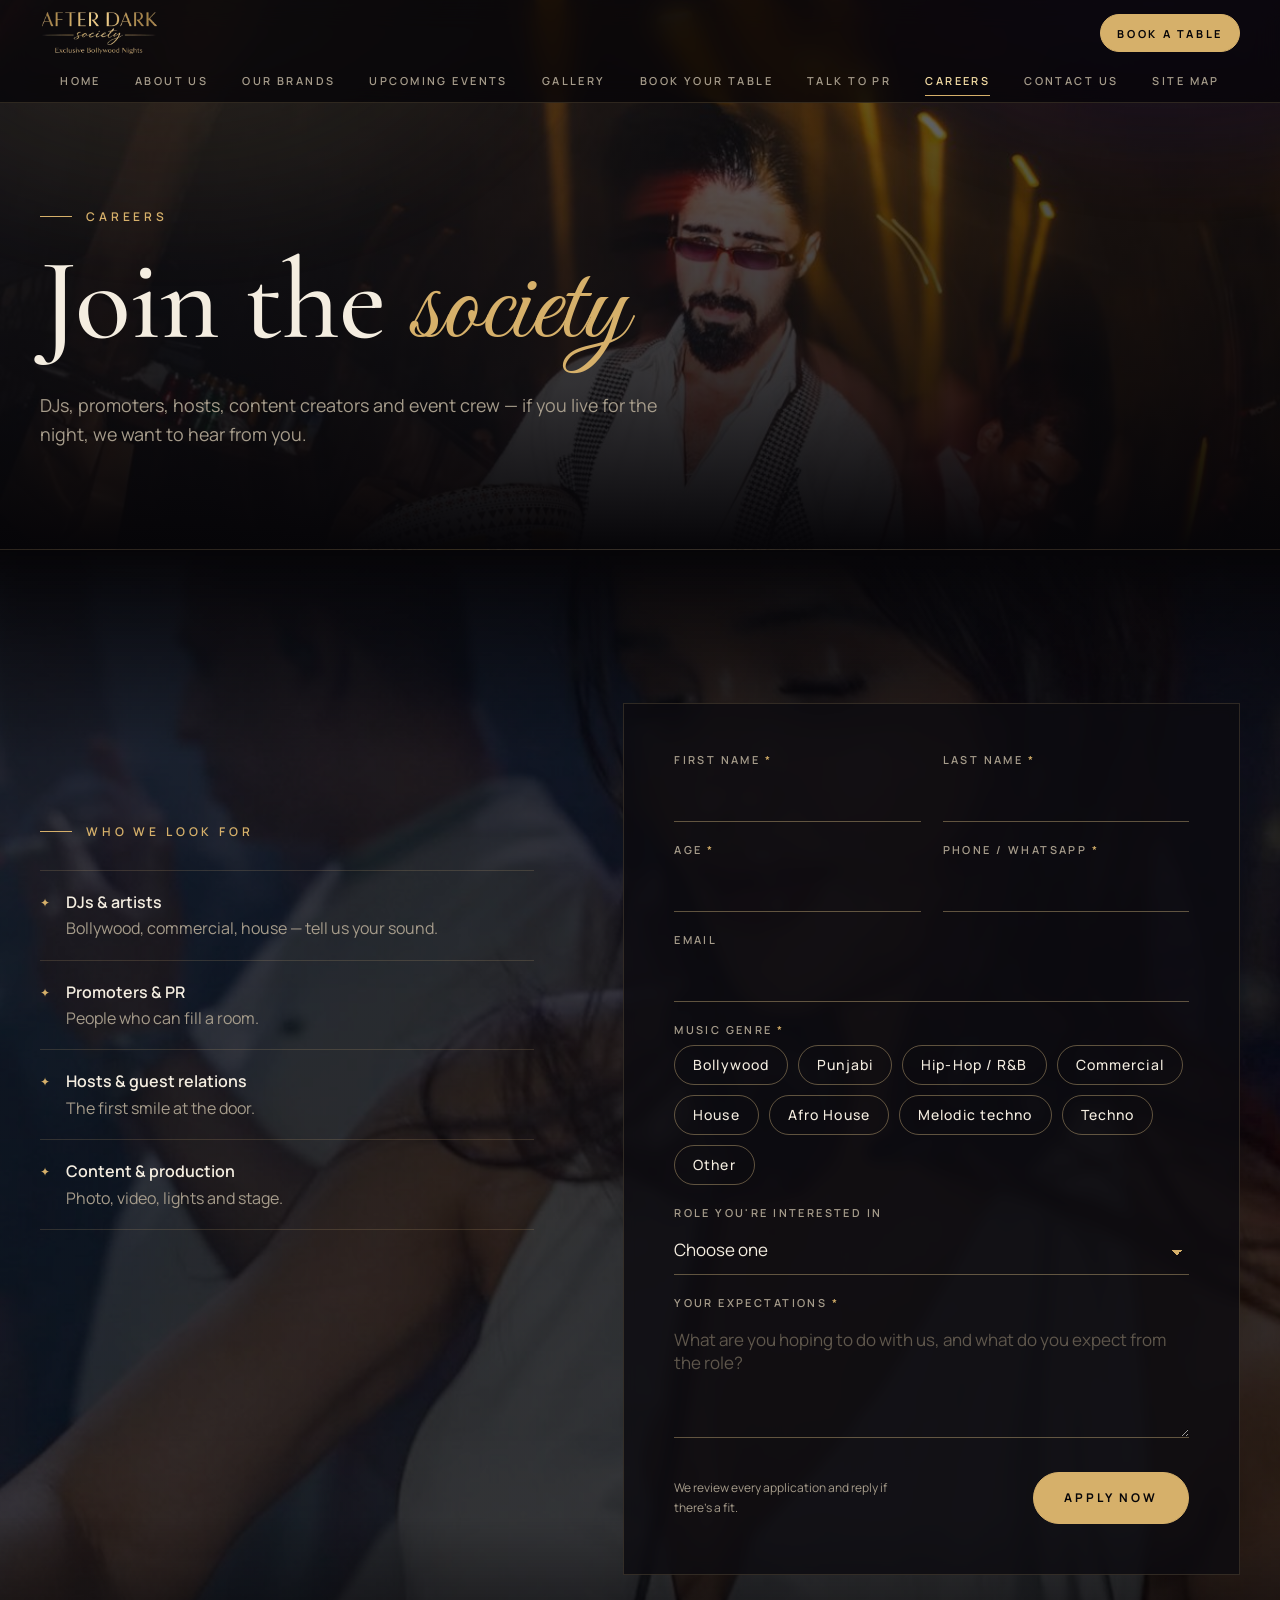
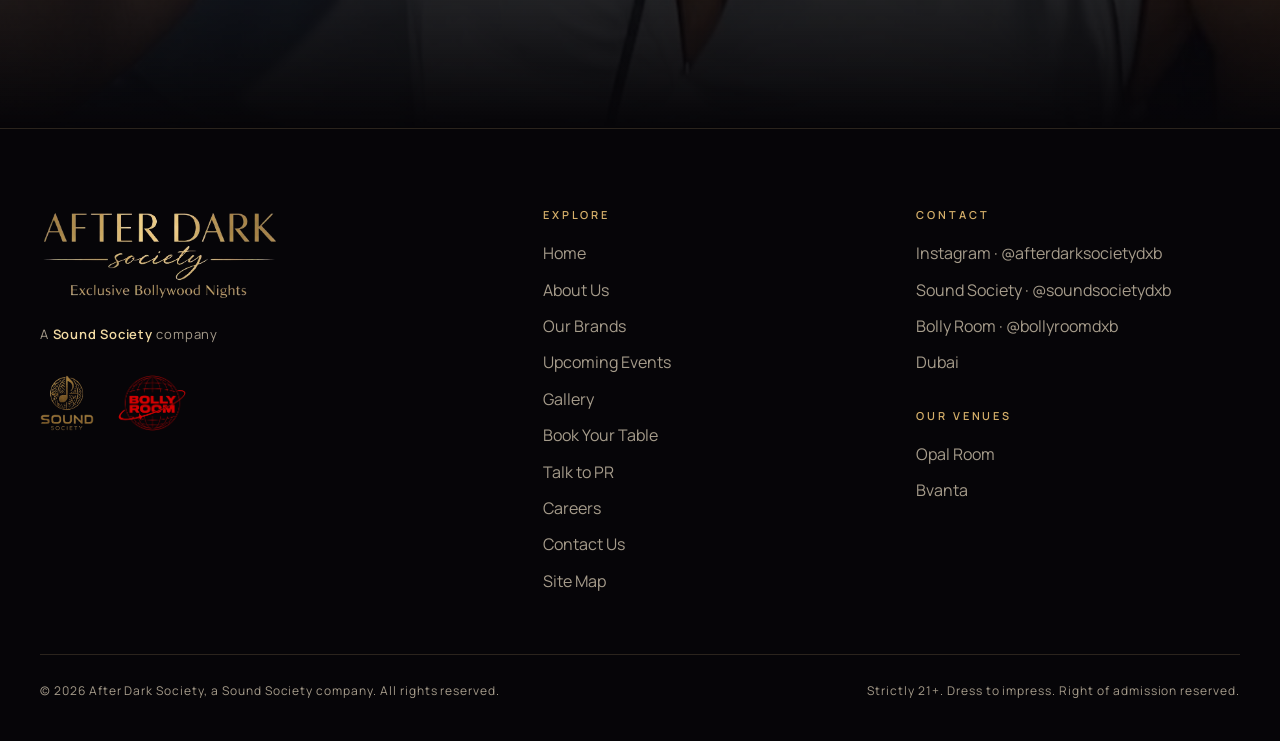
<file: careers.html>
<!doctype html>
<html lang="en">
<head>
  <meta charset="utf-8">
  <meta name="viewport" content="width=device-width, initial-scale=1">
  <title>Careers — After Dark Society</title>
  <meta name="description" content="Join the After Dark Society team — DJs, promoters, hosts and event crew.">
  <meta name="theme-color" content="#060508">
  <meta property="og:title" content="Careers — After Dark Society">
  <meta property="og:description" content="Join the After Dark Society team — DJs, promoters, hosts and event crew.">
  <meta property="og:image" content="https://afterdarksociety.social/assets/img/share.jpg">
  <meta property="og:url" content="https://afterdarksociety.social/careers.html">
  <meta property="og:type" content="website">
  <meta property="og:site_name" content="After Dark Society">
  <meta name="twitter:card" content="summary_large_image">
  <link rel="canonical" href="https://afterdarksociety.social/careers.html">
  <link rel="preconnect" href="https://fonts.googleapis.com">
  <link rel="preconnect" href="https://fonts.gstatic.com" crossorigin>
  <link href="https://fonts.googleapis.com/css2?family=Cormorant+Garamond:ital,wght@0,400;0,500;0,600;1,400;1,500&family=Great+Vibes&family=Manrope:wght@400;500;600;700&display=swap" rel="stylesheet">
  <link rel="stylesheet" href="assets/css/style.css">
</head>
<body>
<header id="site-header"></header>
<main>
<section class="page-hero has-bg" style="background-image: linear-gradient(180deg, rgba(6,5,8,.55), rgba(6,5,8,.82) 70%, #060508), url('assets/gallery/live-percussion.jpg')">
  <div class="wrap">
    <span class="eyebrow reveal">Careers</span>
    <h1 class="display h1 reveal" data-delay="1">Join the <span class="script">society</span></h1>
    <p class="lead reveal" data-delay="2">DJs, promoters, hosts, content creators and event crew — if you live for the night, we want to hear from you.</p>
  </div>
</section>

<section class="section photo-band" style="--photo:url('../../assets/bg/careers-form.jpg')">
  <div class="wrap form-layout">
    <aside class="form-aside reveal">
      <span class="eyebrow">Who we look for</span>
      <ul>
        <li><div><b>DJs &amp; artists</b>Bollywood, commercial, house — tell us your sound.</div></li>
        <li><div><b>Promoters &amp; PR</b>People who can fill a room.</div></li>
        <li><div><b>Hosts &amp; guest relations</b>The first smile at the door.</div></li>
        <li><div><b>Content &amp; production</b>Photo, video, lights and stage.</div></li>
      </ul>
    </aside>

    <div class="form reveal" data-delay="1">
      <form data-form="Career application" novalidate>
        <div class="form-body">
          <div class="form-grid">
            <div class="field"><label for="c-first">First name <span class="req">*</span></label><input id="c-first" name="first_name" autocomplete="given-name" required></div>
            <div class="field"><label for="c-last">Last name <span class="req">*</span></label><input id="c-last" name="last_name" autocomplete="family-name" required></div>
            <div class="field"><label for="c-age">Age <span class="req">*</span></label><input id="c-age" name="age" type="number" min="18" max="99" inputmode="numeric" required></div>
            <div class="field"><label for="c-phone">Phone / WhatsApp <span class="req">*</span></label><input id="c-phone" name="phone" type="tel" autocomplete="tel" required></div>
            <div class="field full"><label for="c-email">Email</label><input id="c-email" name="email" type="email" autocomplete="email"></div>
            <div class="field full">
              <label>Music genre <span class="req">*</span></label>
              <div class="chips" data-require-one>
                <label><input type="checkbox" name="music_genre" value="Bollywood"><span>Bollywood</span></label>
                <label><input type="checkbox" name="music_genre" value="Punjabi"><span>Punjabi</span></label>
                <label><input type="checkbox" name="music_genre" value="Hip-Hop / R&amp;B"><span>Hip-Hop / R&amp;B</span></label>
                <label><input type="checkbox" name="music_genre" value="Commercial"><span>Commercial</span></label>
                <label><input type="checkbox" name="music_genre" value="House"><span>House</span></label>
                <label><input type="checkbox" name="music_genre" value="Afro House"><span>Afro House</span></label>
                <label><input type="checkbox" name="music_genre" value="Melodic techno"><span>Melodic techno</span></label>
                <label><input type="checkbox" name="music_genre" value="Techno"><span>Techno</span></label>
                <label><input type="checkbox" name="music_genre" value="Other"><span>Other</span></label>
              </div>
            </div>
            <div class="field full">
              <label for="c-role">Role you're interested in</label>
              <select id="c-role" name="role">
                <option value="">Choose one</option>
                <option>DJ / Artist</option>
                <option>Promoter / PR</option>
                <option>Host / Guest relations</option>
                <option>Content / Photo / Video</option>
                <option>Production / Event crew</option>
                <option>Other</option>
              </select>
            </div>
            <div class="field full"><label for="c-exp">Your expectations <span class="req">*</span></label><textarea id="c-exp" name="expectation" required placeholder="What are you hoping to do with us, and what do you expect from the role?"></textarea></div>
          </div>
          <div class="form-foot">
            <small>We review every application and reply if there's a fit.</small>
            <button class="btn" type="submit">Apply now</button>
          </div>
        </div>
        <div class="form-success">
          <span class="script">Welcome</span>
          <h2 class="display h3">Application received.</h2>
          <p class="lead" style="margin:14px auto 0">Thanks for your interest — we'll be in touch if there's a match.</p>
        </div>
      </form>
    </div>
  </div>
</section>
</main>
<footer id="site-footer"></footer>
<script src="assets/js/data.js"></script>
<script src="assets/js/site.js"></script>
</body>
</html>
</file>
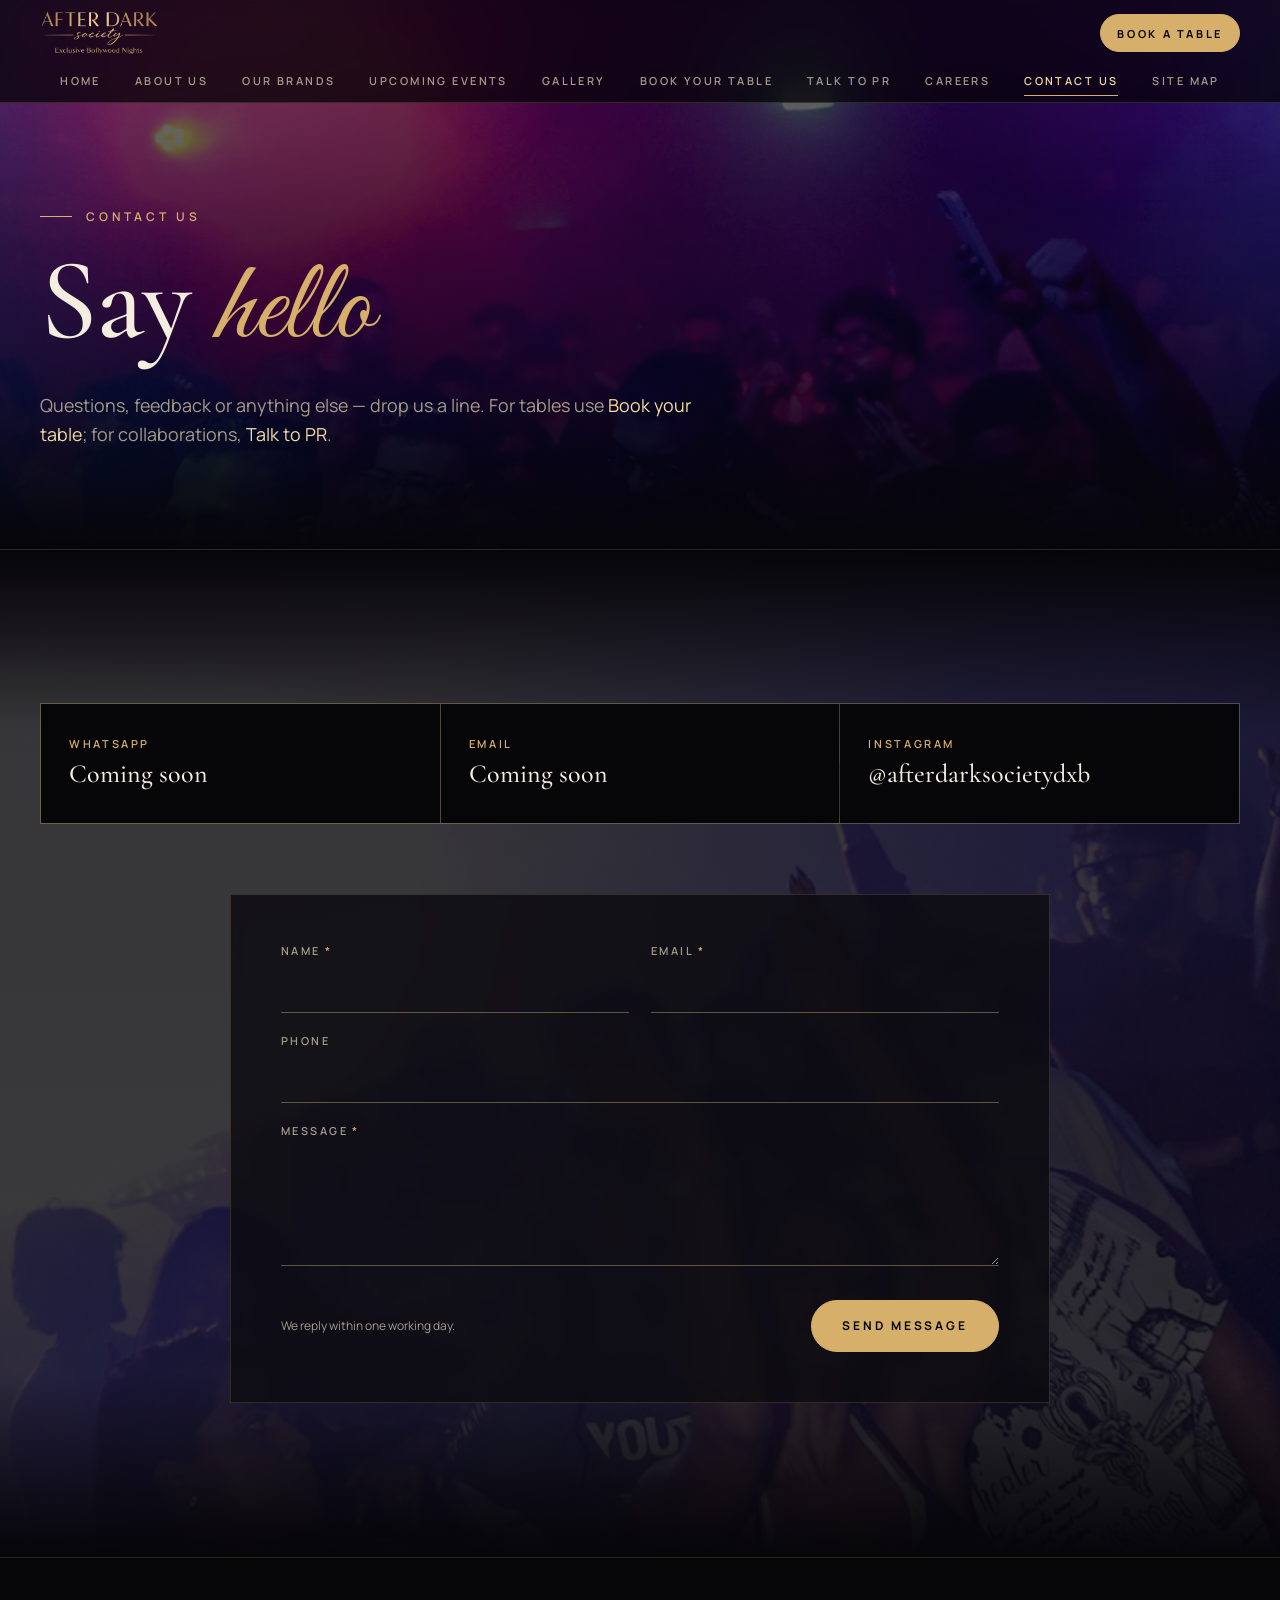
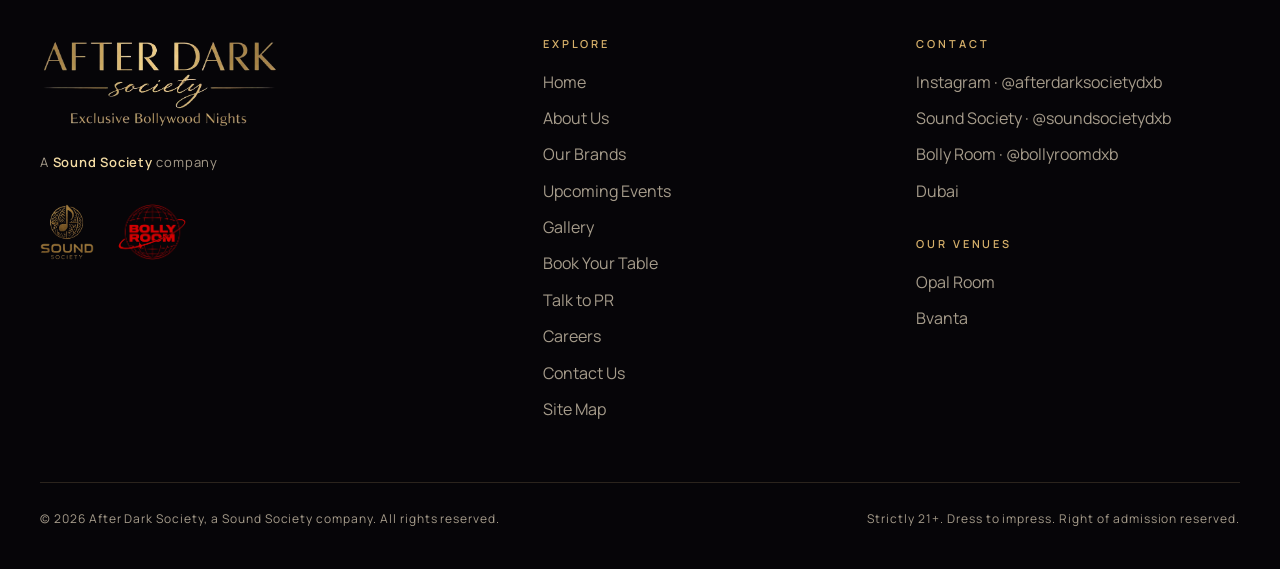
<file: contact.html>
<!doctype html>
<html lang="en">
<head>
  <meta charset="utf-8">
  <meta name="viewport" content="width=device-width, initial-scale=1">
  <title>Contact Us — After Dark Society</title>
  <meta name="description" content="Get in touch with After Dark Society.">
  <meta name="theme-color" content="#060508">
  <meta property="og:title" content="Contact Us — After Dark Society">
  <meta property="og:description" content="Get in touch with After Dark Society.">
  <meta property="og:image" content="https://afterdarksociety.social/assets/img/share.jpg">
  <meta property="og:url" content="https://afterdarksociety.social/contact.html">
  <meta property="og:type" content="website">
  <meta property="og:site_name" content="After Dark Society">
  <meta name="twitter:card" content="summary_large_image">
  <link rel="canonical" href="https://afterdarksociety.social/contact.html">
  <link rel="preconnect" href="https://fonts.googleapis.com">
  <link rel="preconnect" href="https://fonts.gstatic.com" crossorigin>
  <link href="https://fonts.googleapis.com/css2?family=Cormorant+Garamond:ital,wght@0,400;0,500;0,600;1,400;1,500&family=Great+Vibes&family=Manrope:wght@400;500;600;700&display=swap" rel="stylesheet">
  <link rel="stylesheet" href="assets/css/style.css">
</head>
<body>
<header id="site-header"></header>
<main>
<section class="page-hero has-bg" style="background-image: linear-gradient(180deg, rgba(6,5,8,.55), rgba(6,5,8,.82) 70%, #060508), url('assets/bg/contact-hero.jpg')">
  <div class="wrap">
    <span class="eyebrow reveal">Contact us</span>
    <h1 class="display h1 reveal" data-delay="1">Say <span class="script">hello</span></h1>
    <p class="lead reveal" data-delay="2">Questions, feedback or anything else — drop us a line. For tables use <a href="book.html" style="color:var(--gold-hi)">Book your table</a>; for collaborations, <a href="pr.html" style="color:var(--gold-hi)">Talk to PR</a>.</p>
  </div>
</section>

<section class="section photo-band" style="--photo:url('../../assets/bg/contact-form.jpg')">
  <div class="wrap">
    <div class="tiles" id="contact-tiles"></div>
    <div class="form reveal" style="max-width:820px;margin-inline:auto">
      <form data-form="Contact" novalidate>
        <div class="form-body">
          <div class="form-grid">
            <div class="field"><label for="k-name">Name <span class="req">*</span></label><input id="k-name" name="name" autocomplete="name" required></div>
            <div class="field"><label for="k-email">Email <span class="req">*</span></label><input id="k-email" name="email" type="email" autocomplete="email" required></div>
            <div class="field full"><label for="k-phone">Phone</label><input id="k-phone" name="phone" type="tel" autocomplete="tel"></div>
            <div class="field full"><label for="k-msg">Message <span class="req">*</span></label><textarea id="k-msg" name="message" required></textarea></div>
          </div>
          <div class="form-foot">
            <small>We reply within one working day.</small>
            <button class="btn" type="submit">Send message</button>
          </div>
        </div>
        <div class="form-success">
          <span class="script">Thank you</span>
          <h2 class="display h3">Message received.</h2>
          <p class="lead" style="margin:14px auto 0">We'll get back to you soon.</p>
        </div>
      </form>
    </div>
  </div>
</section>
</main>
<footer id="site-footer"></footer>
<script src="assets/js/data.js"></script>
<script src="assets/js/site.js"></script>
</body>
</html>
</file>
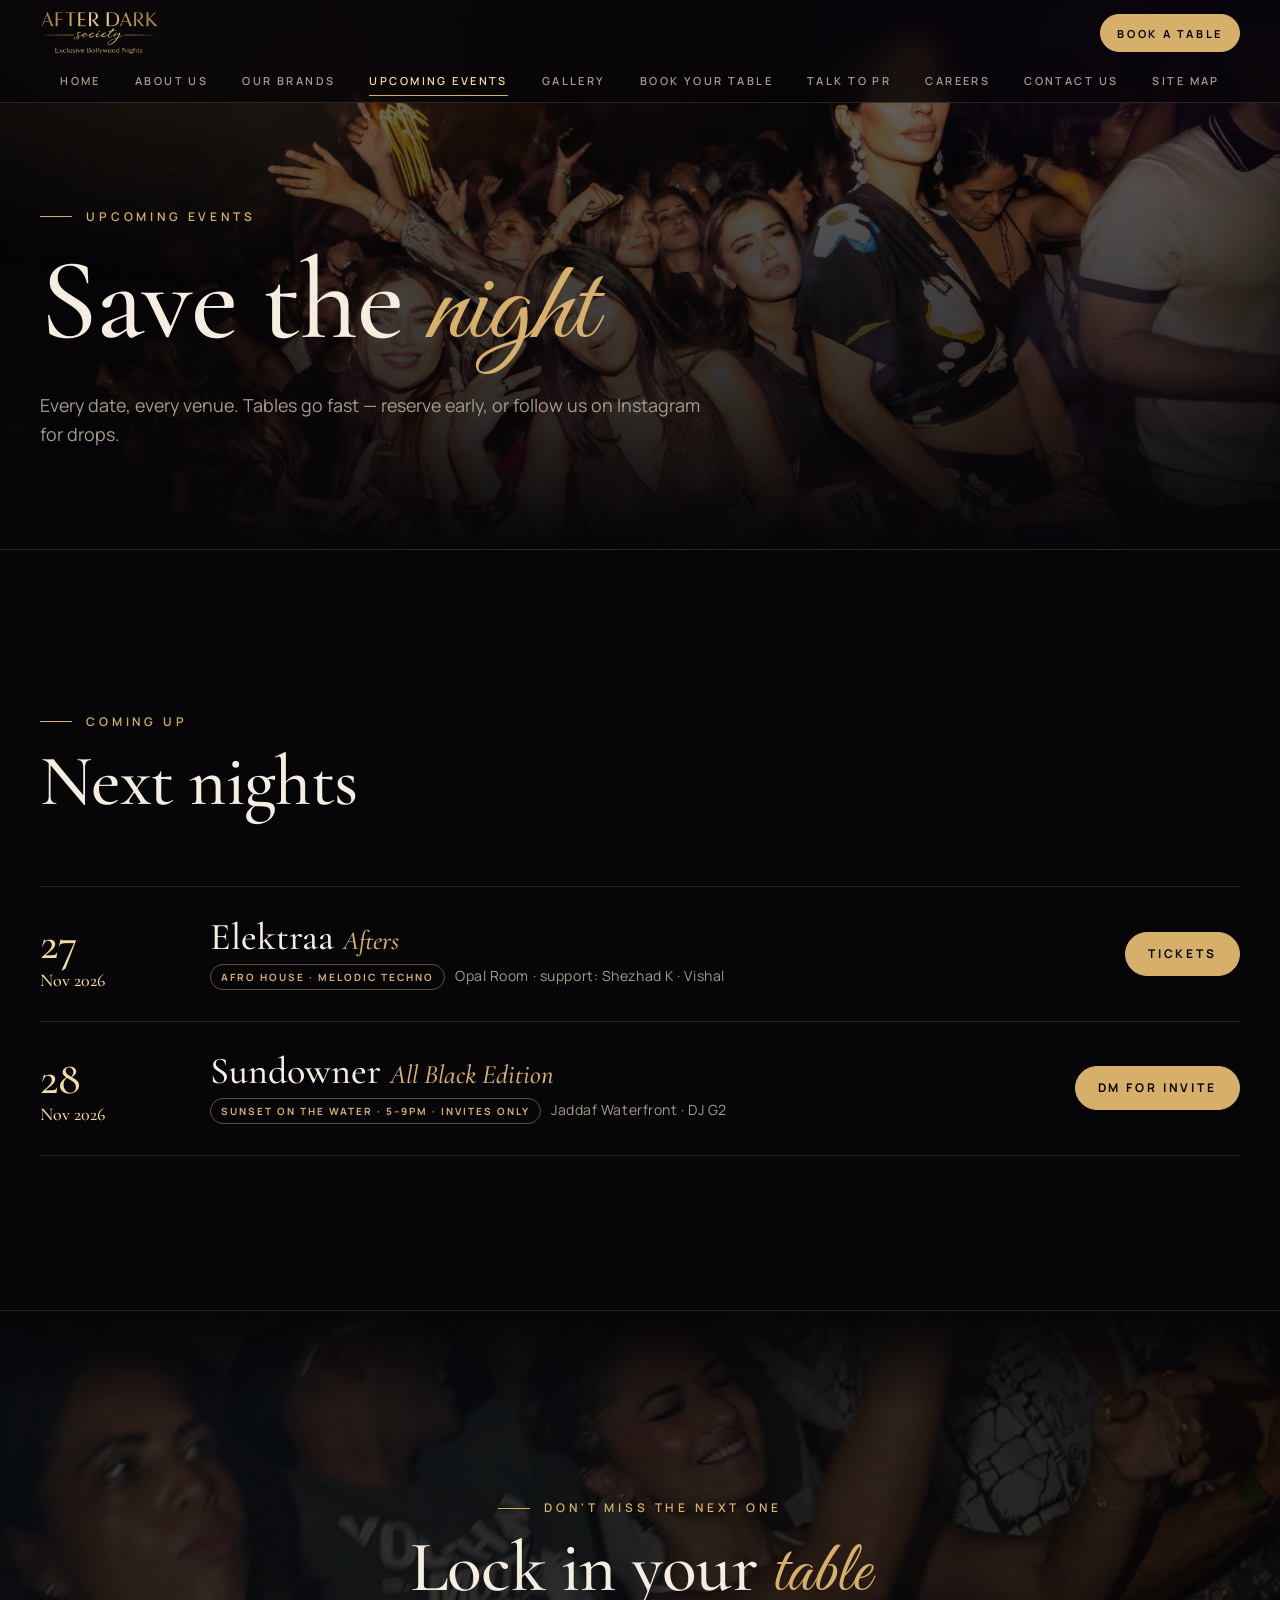
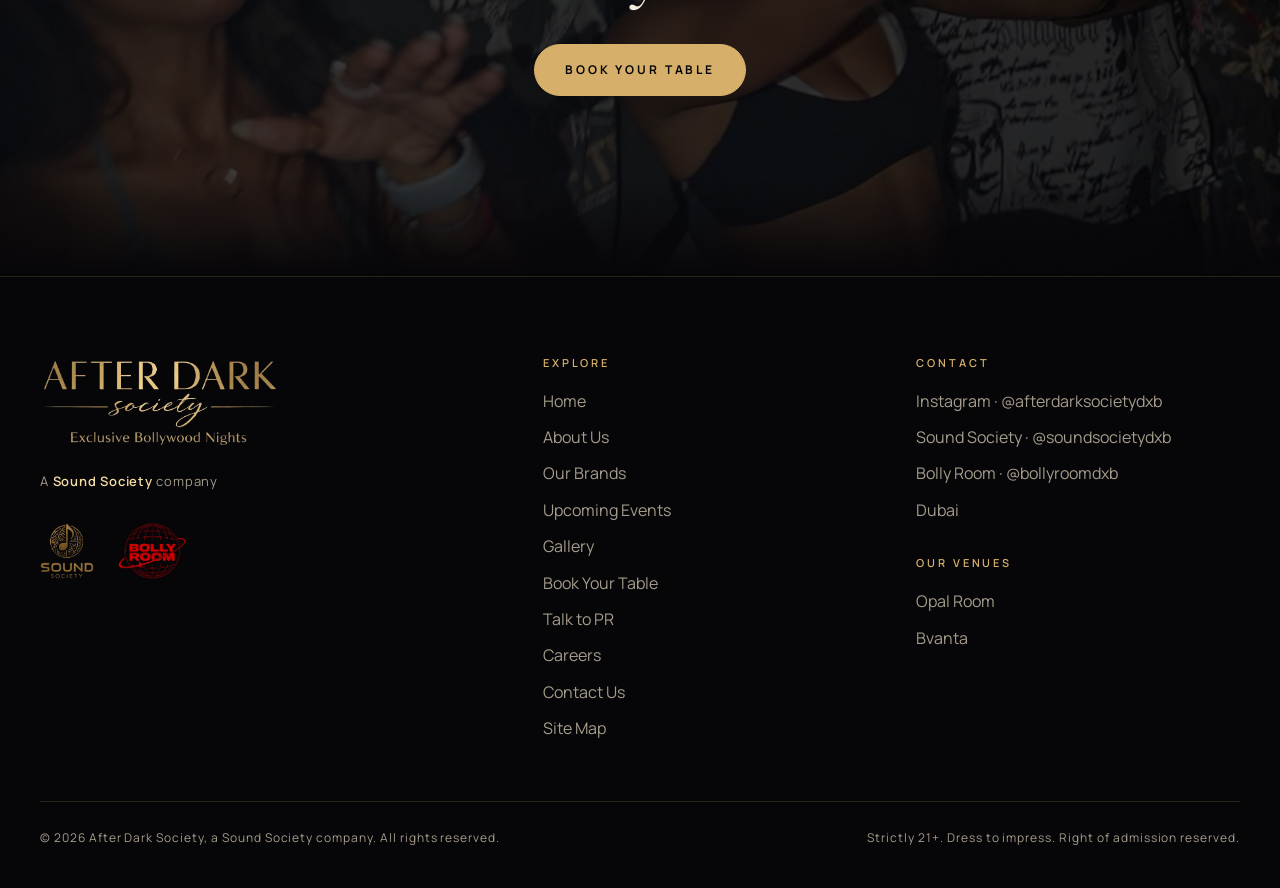
<file: events.html>
<!doctype html>
<html lang="en">
<head>
  <meta charset="utf-8">
  <meta name="viewport" content="width=device-width, initial-scale=1">
  <title>Upcoming Events — After Dark Society</title>
  <meta name="description" content="Upcoming After Dark Society, Bolly Room and Sound Society nights. Reserve your table before it&#x27;s gone.">
  <meta name="theme-color" content="#060508">
  <meta property="og:title" content="Upcoming Events — After Dark Society">
  <meta property="og:description" content="Upcoming After Dark Society, Bolly Room and Sound Society nights. Reserve your table before it&#x27;s gone.">
  <meta property="og:image" content="https://afterdarksociety.social/assets/img/share.jpg">
  <meta property="og:url" content="https://afterdarksociety.social/events.html">
  <meta property="og:type" content="website">
  <meta property="og:site_name" content="After Dark Society">
  <meta name="twitter:card" content="summary_large_image">
  <link rel="canonical" href="https://afterdarksociety.social/events.html">
  <link rel="preconnect" href="https://fonts.googleapis.com">
  <link rel="preconnect" href="https://fonts.gstatic.com" crossorigin>
  <link href="https://fonts.googleapis.com/css2?family=Cormorant+Garamond:ital,wght@0,400;0,500;0,600;1,400;1,500&family=Great+Vibes&family=Manrope:wght@400;500;600;700&display=swap" rel="stylesheet">
  <link rel="stylesheet" href="assets/css/style.css">
</head>
<body>
<header id="site-header"></header>
<main>
<section class="page-hero has-bg" style="background-image: linear-gradient(180deg, rgba(6,5,8,.55), rgba(6,5,8,.82) 70%, #060508), url('assets/gallery/front-row.jpg')">
  <div class="wrap">
    <span class="eyebrow reveal">Upcoming events</span>
    <h1 class="display h1 reveal" data-delay="1">Save the <span class="script">night</span></h1>
    <p class="lead reveal" data-delay="2">Every date, every venue. Tables go fast — reserve early, or follow us on Instagram for drops.</p>
  </div>
</section>

<section class="section">
  <div class="wrap">
    <div class="section-head"><div class="reveal"><span class="eyebrow">Coming up</span><h2 class="display h2">Next nights</h2></div></div>
    <div id="next-up"></div>
    <ul class="event-list" id="upcoming-list"></ul>
  </div>
</section>

<section class="cta-band photo-band" style="--photo:url('../../assets/bg/events-cta.jpg')">
  <div class="wrap reveal">
    <span class="eyebrow">Don't miss the next one</span>
    <h2 class="display h2">Lock in your <span class="script">table</span></h2>
    <a class="btn" href="book.html">Book your table</a>
  </div>
</section>
</main>
<footer id="site-footer"></footer>
<script src="assets/js/data.js"></script>
<script src="assets/js/site.js"></script>
</body>
</html>
</file>
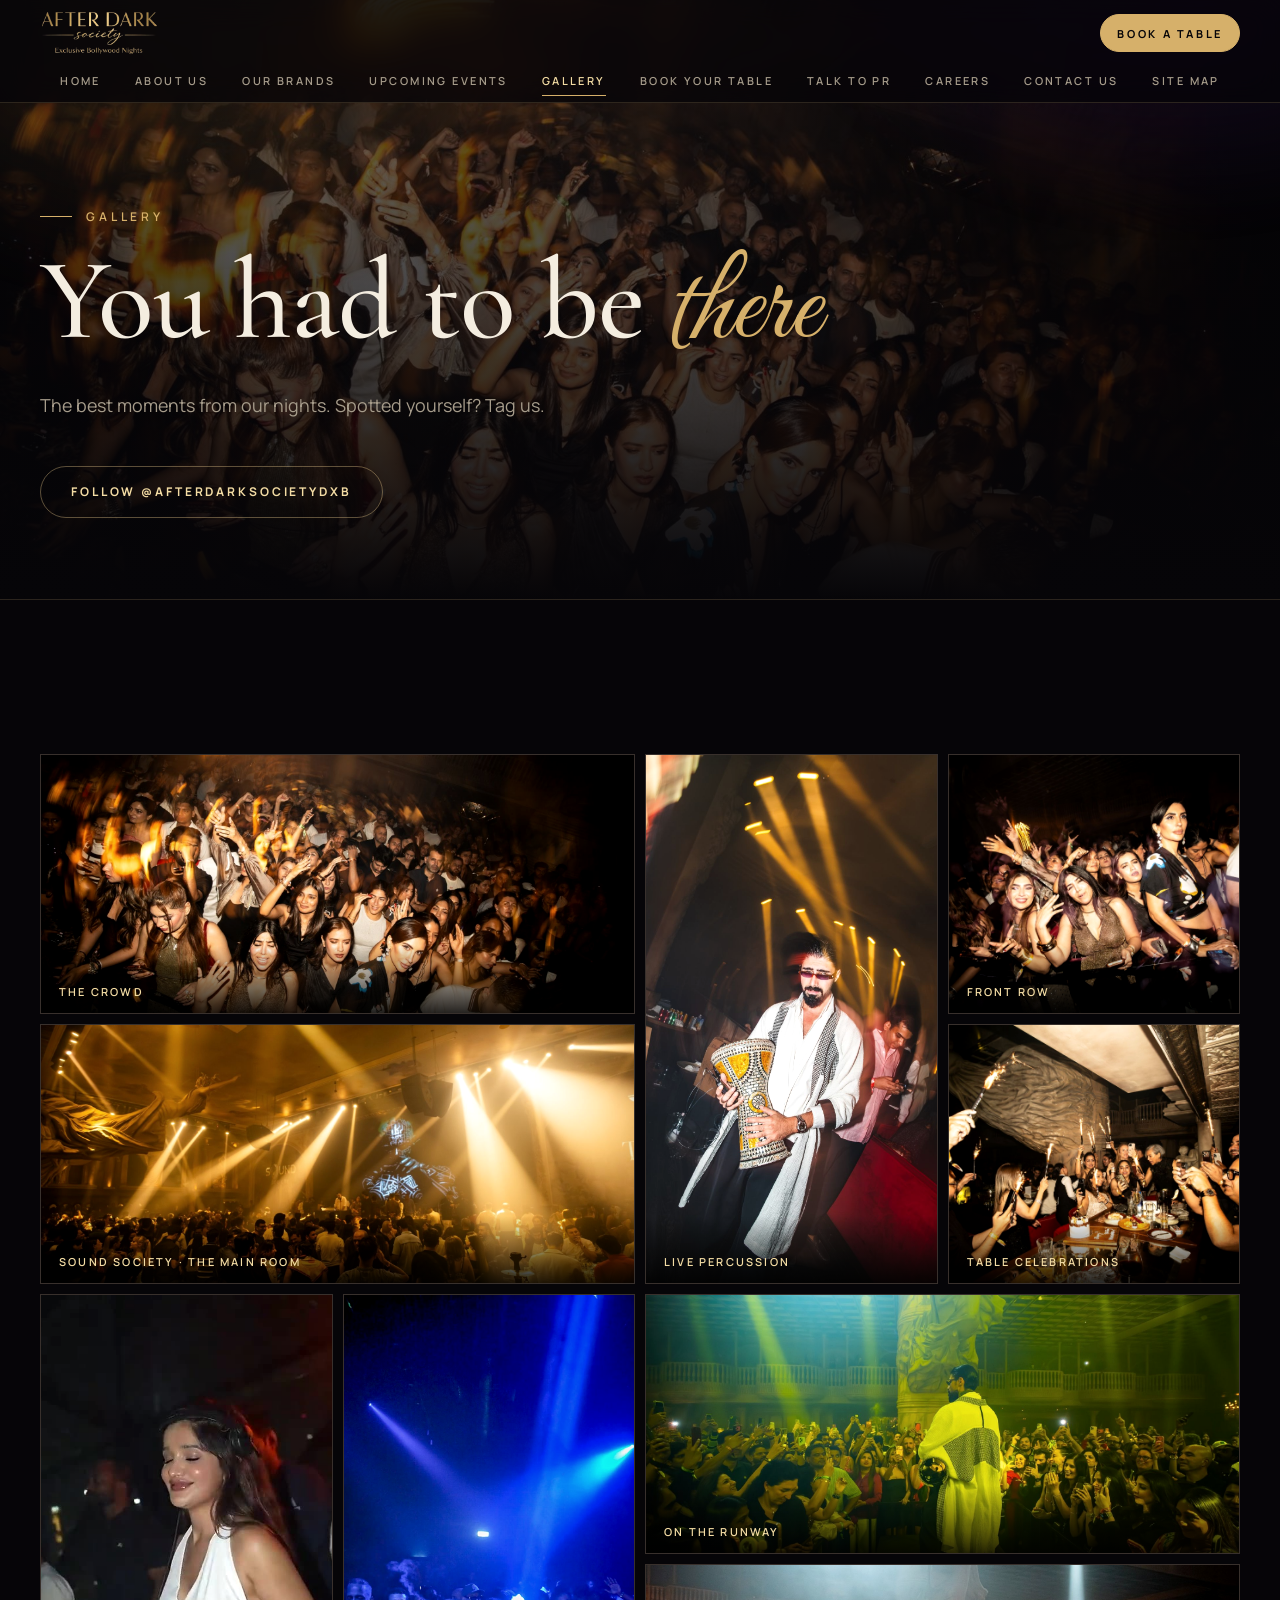
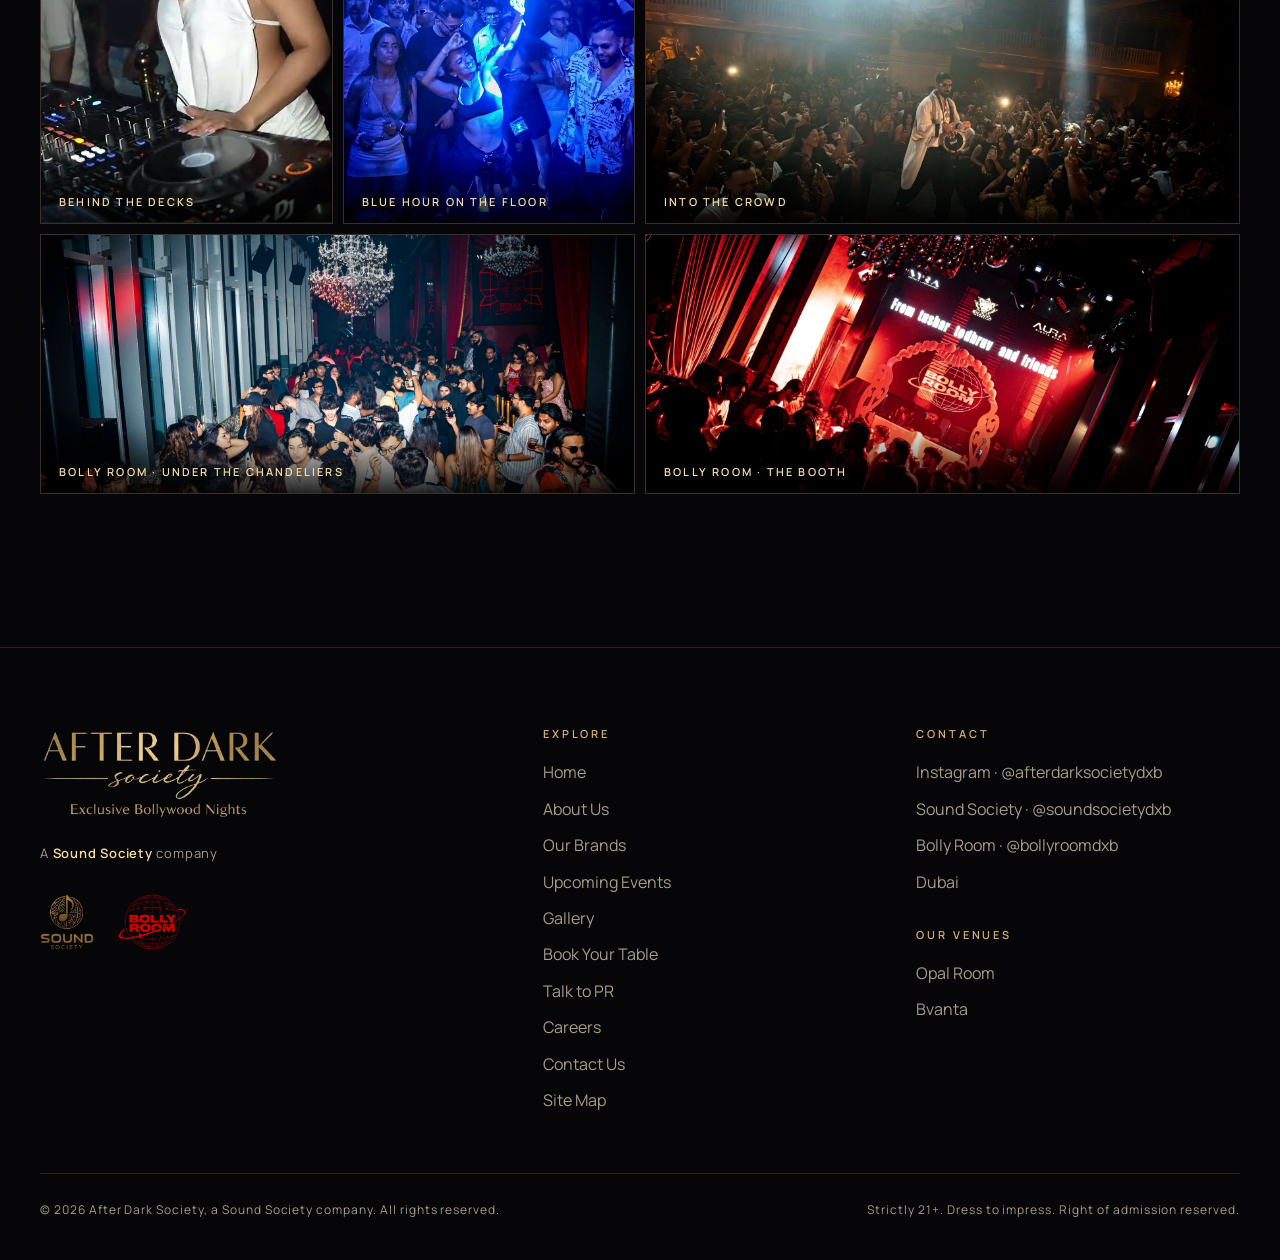
<file: gallery.html>
<!doctype html>
<html lang="en">
<head>
  <meta charset="utf-8">
  <meta name="viewport" content="width=device-width, initial-scale=1">
  <title>Gallery — After Dark Society</title>
  <meta name="description" content="Photos and videos from After Dark Society nights.">
  <meta name="theme-color" content="#060508">
  <meta property="og:title" content="Gallery — After Dark Society">
  <meta property="og:description" content="Photos and videos from After Dark Society nights.">
  <meta property="og:image" content="https://afterdarksociety.social/assets/img/share.jpg">
  <meta property="og:url" content="https://afterdarksociety.social/gallery.html">
  <meta property="og:type" content="website">
  <meta property="og:site_name" content="After Dark Society">
  <meta name="twitter:card" content="summary_large_image">
  <link rel="canonical" href="https://afterdarksociety.social/gallery.html">
  <link rel="preconnect" href="https://fonts.googleapis.com">
  <link rel="preconnect" href="https://fonts.gstatic.com" crossorigin>
  <link href="https://fonts.googleapis.com/css2?family=Cormorant+Garamond:ital,wght@0,400;0,500;0,600;1,400;1,500&family=Great+Vibes&family=Manrope:wght@400;500;600;700&display=swap" rel="stylesheet">
  <link rel="stylesheet" href="assets/css/style.css">
</head>
<body>
<header id="site-header"></header>
<main>
<section class="page-hero has-bg" style="background-image: linear-gradient(180deg, rgba(6,5,8,.55), rgba(6,5,8,.82) 70%, #060508), url('assets/gallery/the-crowd.jpg')">
  <div class="wrap">
    <span class="eyebrow reveal">Gallery</span>
    <h1 class="display h1 reveal" data-delay="1">You had to be <span class="script">there</span></h1>
    <p class="lead reveal" data-delay="2">The best moments from our nights. Spotted yourself? Tag us.</p>
    <a class="btn btn--ghost reveal" data-delay="2" data-ig hidden target="_blank" rel="noopener" style="margin-top:28px">Follow @afterdarksocietydxb</a>
  </div>
</section>

<section class="section">
  <div class="wrap">
    <div class="gallery" id="gallery" data-limit="12"></div>
  </div>
</section>

</main>
<footer id="site-footer"></footer>
<script src="assets/js/data.js"></script>
<script src="assets/js/site.js"></script>
</body>
</html>
</file>
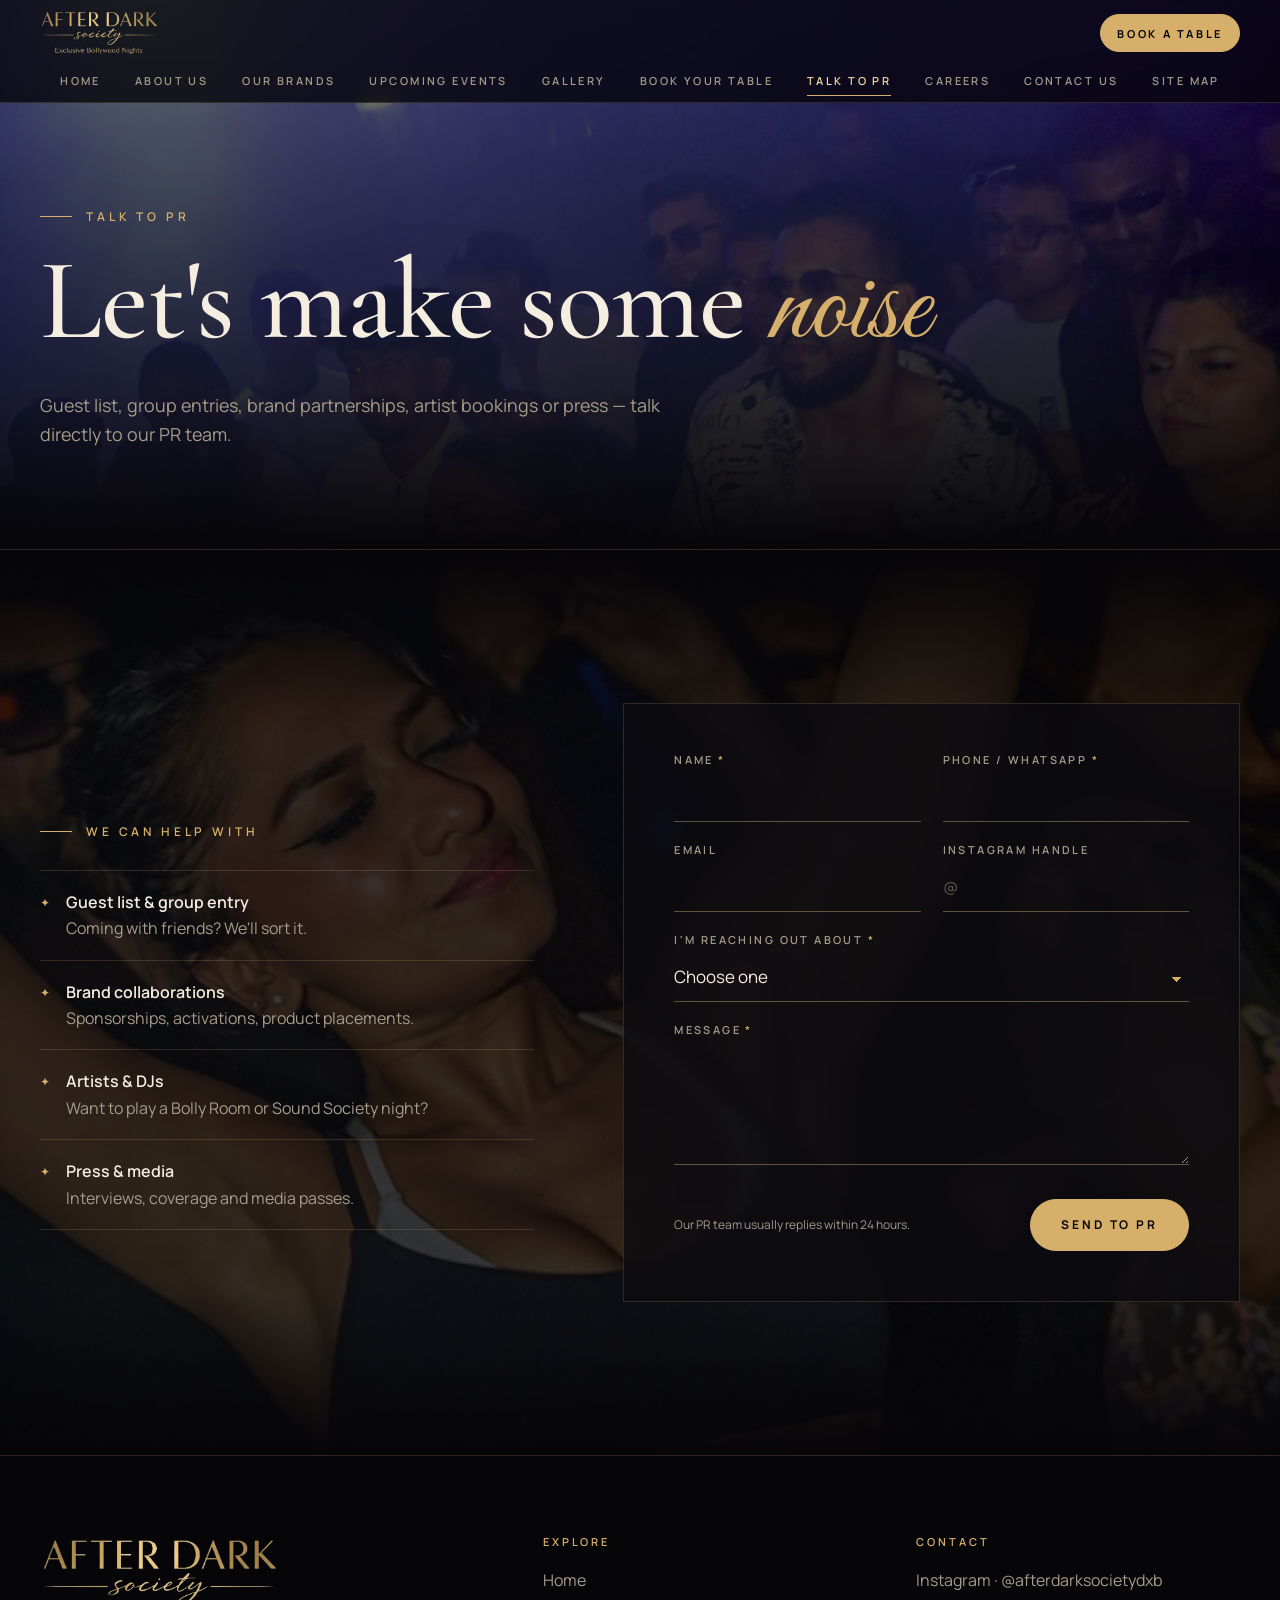
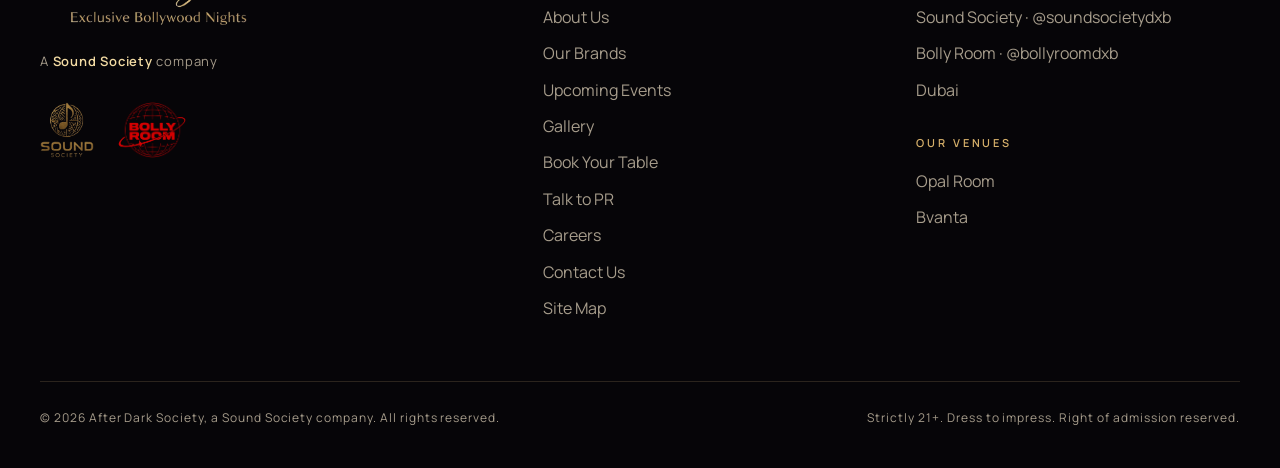
<file: pr.html>
<!doctype html>
<html lang="en">
<head>
  <meta charset="utf-8">
  <meta name="viewport" content="width=device-width, initial-scale=1">
  <title>Talk to PR — After Dark Society</title>
  <meta name="description" content="Guest list, promoter, brand collaboration and press enquiries for After Dark Society.">
  <meta name="theme-color" content="#060508">
  <meta property="og:title" content="Talk to PR — After Dark Society">
  <meta property="og:description" content="Guest list, promoter, brand collaboration and press enquiries for After Dark Society.">
  <meta property="og:image" content="https://afterdarksociety.social/assets/img/share.jpg">
  <meta property="og:url" content="https://afterdarksociety.social/pr.html">
  <meta property="og:type" content="website">
  <meta property="og:site_name" content="After Dark Society">
  <meta name="twitter:card" content="summary_large_image">
  <link rel="canonical" href="https://afterdarksociety.social/pr.html">
  <link rel="preconnect" href="https://fonts.googleapis.com">
  <link rel="preconnect" href="https://fonts.gstatic.com" crossorigin>
  <link href="https://fonts.googleapis.com/css2?family=Cormorant+Garamond:ital,wght@0,400;0,500;0,600;1,400;1,500&family=Great+Vibes&family=Manrope:wght@400;500;600;700&display=swap" rel="stylesheet">
  <link rel="stylesheet" href="assets/css/style.css">
</head>
<body>
<header id="site-header"></header>
<main>
<section class="page-hero has-bg" style="background-image: linear-gradient(180deg, rgba(6,5,8,.55), rgba(6,5,8,.82) 70%, #060508), url('assets/bg/pr-hero.jpg')">
  <div class="wrap">
    <span class="eyebrow reveal">Talk to PR</span>
    <h1 class="display h1 reveal" data-delay="1">Let's make some <span class="script">noise</span></h1>
    <p class="lead reveal" data-delay="2">Guest list, group entries, brand partnerships, artist bookings or press — talk directly to our PR team.</p>
  </div>
</section>

<section class="section photo-band" style="--photo:url('../../assets/bg/pr-form.jpg')">
  <div class="wrap form-layout">
    <aside class="form-aside reveal">
      <span class="eyebrow">We can help with</span>
      <ul>
        <li><div><b>Guest list &amp; group entry</b>Coming with friends? We'll sort it.</div></li>
        <li><div><b>Brand collaborations</b>Sponsorships, activations, product placements.</div></li>
        <li><div><b>Artists &amp; DJs</b>Want to play a Bolly Room or Sound Society night?</div></li>
        <li><div><b>Press &amp; media</b>Interviews, coverage and media passes.</div></li>
      </ul>
    </aside>

    <div class="form reveal" data-delay="1">
      <form data-form="PR enquiry" novalidate>
        <div class="form-body">
          <div class="form-grid">
            <div class="field"><label for="p-name">Name <span class="req">*</span></label><input id="p-name" name="name" autocomplete="name" required></div>
            <div class="field"><label for="p-phone">Phone / WhatsApp <span class="req">*</span></label><input id="p-phone" name="phone" type="tel" autocomplete="tel" required></div>
            <div class="field"><label for="p-email">Email</label><input id="p-email" name="email" type="email" autocomplete="email"></div>
            <div class="field"><label for="p-ig">Instagram handle</label><input id="p-ig" name="instagram" placeholder="@"></div>
            <div class="field full">
              <label for="p-topic">I'm reaching out about <span class="req">*</span></label>
              <select id="p-topic" name="topic" required>
                <option value="">Choose one</option>
                <option>Guest list / group entry</option>
                <option>Brand collaboration</option>
                <option>Artist / DJ booking</option>
                <option>Press &amp; media</option>
                <option>Private event</option>
                <option>Something else</option>
              </select>
            </div>
            <div class="field full"><label for="p-msg">Message <span class="req">*</span></label><textarea id="p-msg" name="message" required></textarea></div>
          </div>
          <div class="form-foot">
            <small>Our PR team usually replies within 24 hours.</small>
            <button class="btn" type="submit">Send to PR</button>
          </div>
        </div>
        <div class="form-success">
          <span class="script">Noted</span>
          <h2 class="display h3">The PR team has your message.</h2>
          <p class="lead" style="margin:14px auto 0">We'll get back to you soon.</p>
        </div>
      </form>
    </div>
  </div>
</section>
</main>
<footer id="site-footer"></footer>
<script src="assets/js/data.js"></script>
<script src="assets/js/site.js"></script>
</body>
</html>
</file>
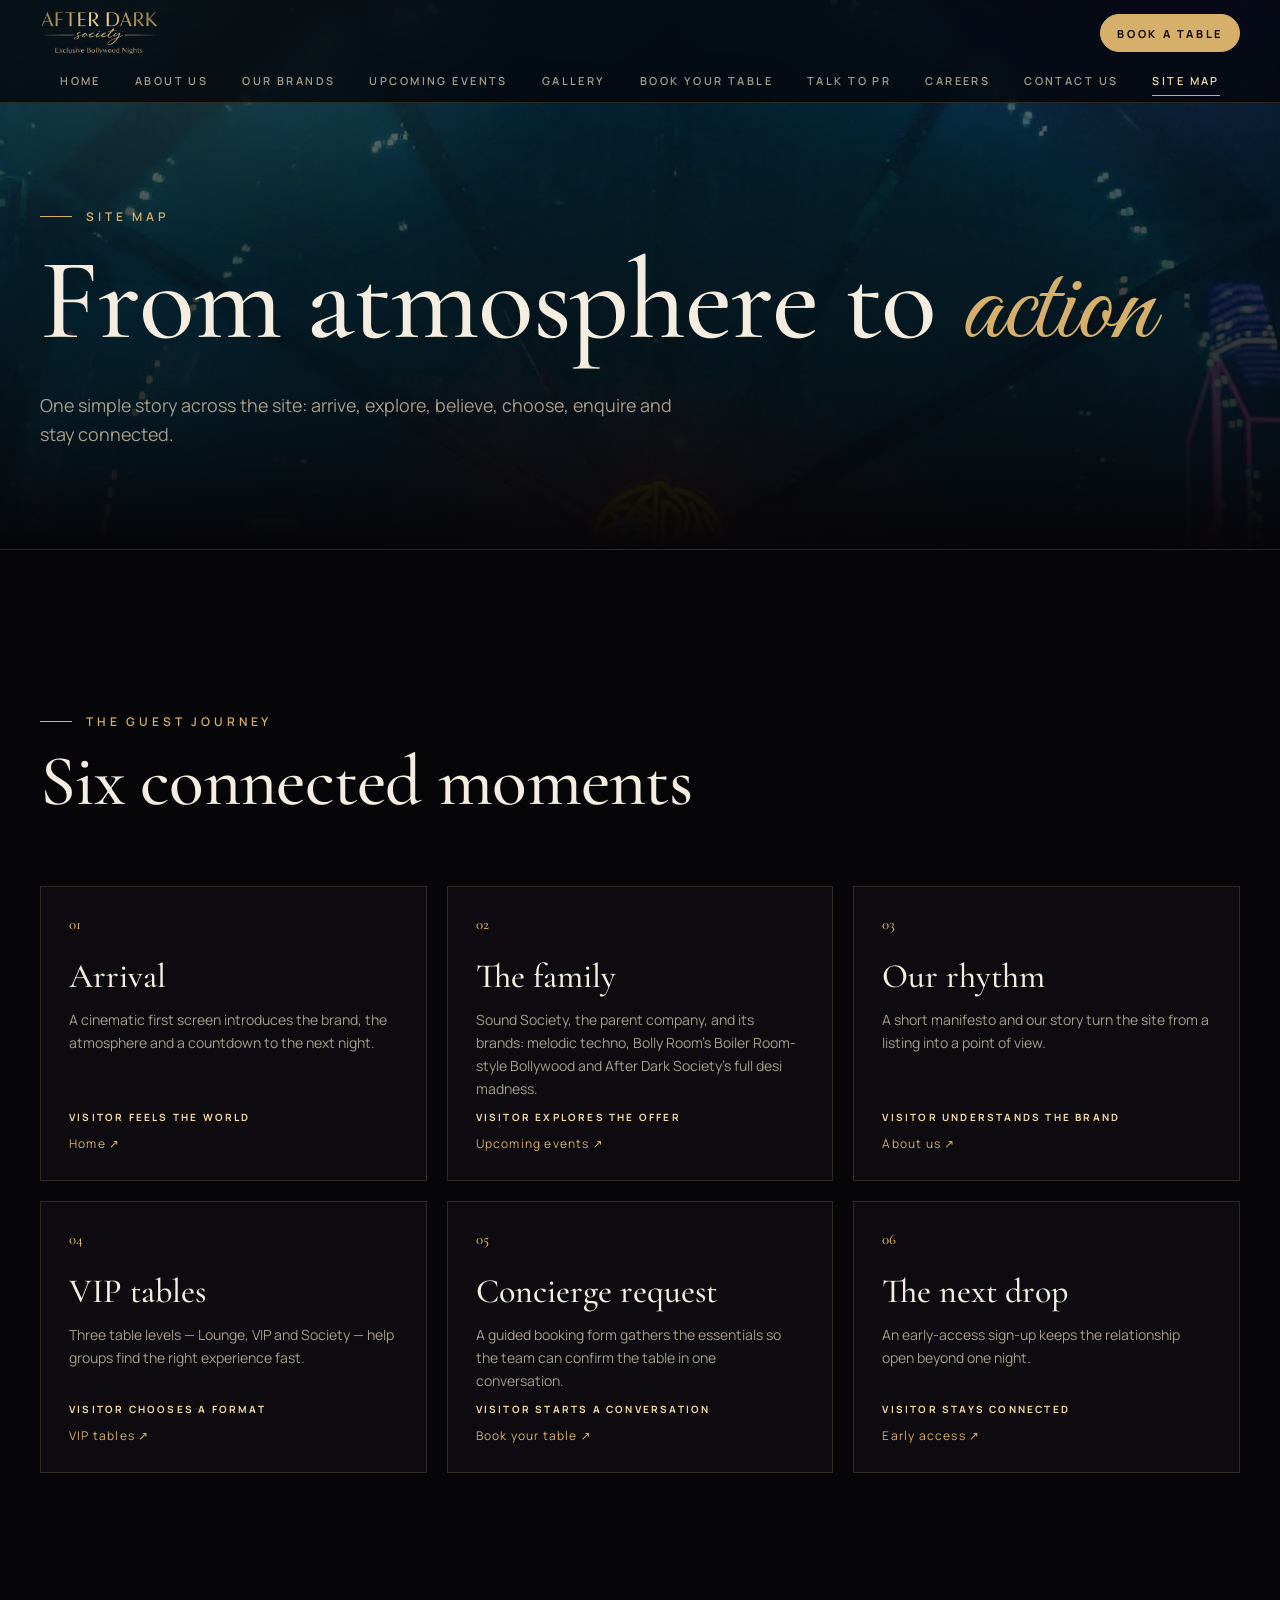
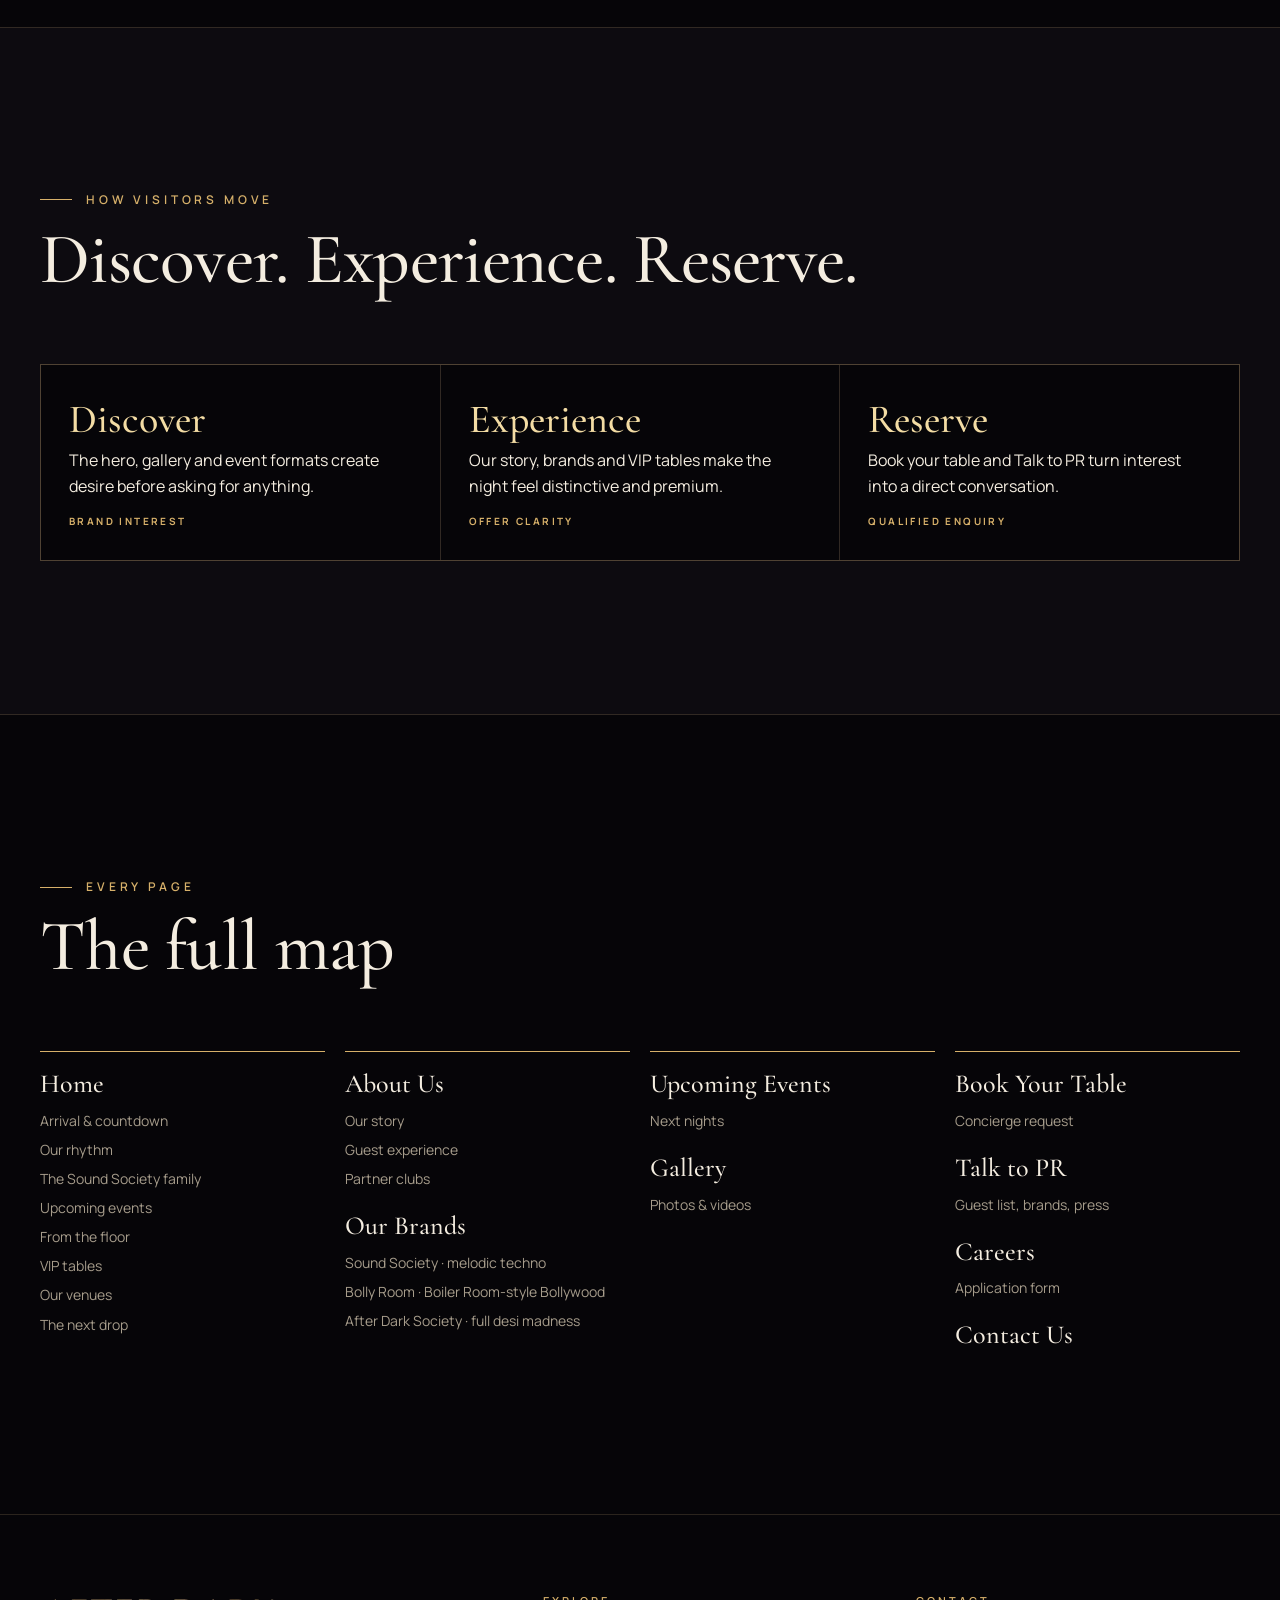
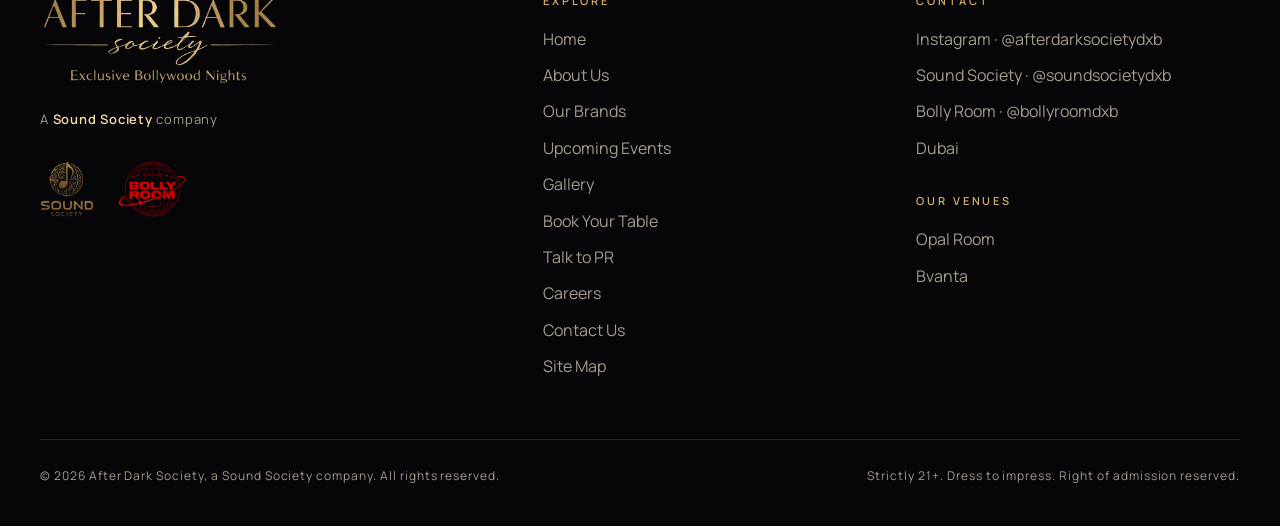
<file: sitemap.html>
<!doctype html>
<html lang="en">
<head>
  <meta charset="utf-8">
  <meta name="viewport" content="width=device-width, initial-scale=1">
  <title>Site Map — After Dark Society</title>
  <meta name="description" content="How the After Dark Society website is organised — the visitor journey from first impression to reservation.">
  <meta name="theme-color" content="#060508">
  <meta property="og:title" content="Site Map — After Dark Society">
  <meta property="og:description" content="How the After Dark Society website is organised — the visitor journey from first impression to reservation.">
  <meta property="og:image" content="https://afterdarksociety.social/assets/img/share.jpg">
  <meta property="og:url" content="https://afterdarksociety.social/sitemap.html">
  <meta property="og:type" content="website">
  <meta property="og:site_name" content="After Dark Society">
  <meta name="twitter:card" content="summary_large_image">
  <link rel="canonical" href="https://afterdarksociety.social/sitemap.html">
  <link rel="preconnect" href="https://fonts.googleapis.com">
  <link rel="preconnect" href="https://fonts.gstatic.com" crossorigin>
  <link href="https://fonts.googleapis.com/css2?family=Cormorant+Garamond:ital,wght@0,400;0,500;0,600;1,400;1,500&family=Great+Vibes&family=Manrope:wght@400;500;600;700&display=swap" rel="stylesheet">
  <link rel="stylesheet" href="assets/css/style.css">
</head>
<body>
<header id="site-header"></header>
<main>
<section class="page-hero has-bg" style="background-image: linear-gradient(180deg, rgba(6,5,8,.55), rgba(6,5,8,.82) 70%, #060508), url('assets/bg/sitemap-hero.jpg')">
  <div class="wrap">
    <span class="eyebrow reveal">Site map</span>
    <h1 class="display h1 reveal" data-delay="1">From atmosphere to <span class="script">action</span></h1>
    <p class="lead reveal" data-delay="2">One simple story across the site: arrive, explore, believe, choose, enquire and stay connected.</p>
  </div>
</section>

<section class="section">
  <div class="wrap">
    <div class="section-head"><div class="reveal"><span class="eyebrow">The guest journey</span><h2 class="display h2">Six connected moments</h2></div></div>
    <div class="sm-flow">
      <div class="sm-card reveal"><h3>Arrival</h3><p>A cinematic first screen introduces the brand, the atmosphere and a countdown to the next night.</p><span class="goal">Visitor feels the world</span><a class="more" href="index.html">Home ↗</a></div>
      <div class="sm-card reveal" data-delay="1"><h3>The family</h3><p>Sound Society, the parent company, and its brands: melodic techno, Bolly Room's Boiler Room-style Bollywood and After Dark Society's full desi madness.</p><span class="goal">Visitor explores the offer</span><a class="more" href="events.html">Upcoming events ↗</a></div>
      <div class="sm-card reveal" data-delay="2"><h3>Our rhythm</h3><p>A short manifesto and our story turn the site from a listing into a point of view.</p><span class="goal">Visitor understands the brand</span><a class="more" href="about.html">About us ↗</a></div>
      <div class="sm-card reveal"><h3>VIP tables</h3><p>Three table levels — Lounge, VIP and Society — help groups find the right experience fast.</p><span class="goal">Visitor chooses a format</span><a class="more" href="index.html#vip">VIP tables ↗</a></div>
      <div class="sm-card reveal" data-delay="1"><h3>Concierge request</h3><p>A guided booking form gathers the essentials so the team can confirm the table in one conversation.</p><span class="goal">Visitor starts a conversation</span><a class="more" href="book.html">Book your table ↗</a></div>
      <div class="sm-card reveal" data-delay="2"><h3>The next drop</h3><p>An early-access sign-up keeps the relationship open beyond one night.</p><span class="goal">Visitor stays connected</span><a class="more" href="index.html#next-drop">Early access ↗</a></div>
    </div>
  </div>
</section>

<section class="section" style="background:var(--ink-2);border-block:1px solid var(--line)">
  <div class="wrap">
    <div class="section-head"><div class="reveal"><span class="eyebrow">How visitors move</span><h2 class="display h2">Discover. Experience. Reserve.</h2></div></div>
    <div class="paths reveal">
      <div><b>Discover</b>The hero, gallery and event formats create desire before asking for anything.<small>Brand interest</small></div>
      <div><b>Experience</b>Our story, brands and VIP tables make the night feel distinctive and premium.<small>Offer clarity</small></div>
      <div><b>Reserve</b>Book your table and Talk to PR turn interest into a direct conversation.<small>Qualified enquiry</small></div>
    </div>
  </div>
</section>

<section class="section">
  <div class="wrap">
    <div class="section-head"><div class="reveal"><span class="eyebrow">Every page</span><h2 class="display h2">The full map</h2></div></div>
    <div class="tree">
      <div class="node reveal"><a href="index.html">Home</a><ul><li>Arrival &amp; countdown</li><li>Our rhythm</li><li>The Sound Society family</li><li>Upcoming events</li><li>From the floor</li><li>VIP tables</li><li>Our venues</li><li>The next drop</li></ul></div>
      <div class="node reveal" data-delay="1"><a href="about.html">About Us</a><ul><li>Our story</li><li>Guest experience</li><li>Partner clubs</li></ul><a href="brands.html" style="margin-top:22px">Our Brands</a><ul><li>Sound Society · melodic techno</li><li>Bolly Room · Boiler Room-style Bollywood</li><li>After Dark Society · full desi madness</li></ul></div>
      <div class="node reveal" data-delay="2"><a href="events.html">Upcoming Events</a><ul><li>Next nights</li></ul><a href="gallery.html" style="margin-top:22px">Gallery</a><ul><li>Photos &amp; videos</li></ul></div>
      <div class="node reveal" data-delay="3"><a href="book.html">Book Your Table</a><ul><li>Concierge request</li></ul><a href="pr.html" style="margin-top:22px">Talk to PR</a><ul><li>Guest list, brands, press</li></ul><a href="careers.html" style="margin-top:22px">Careers</a><ul><li>Application form</li></ul><a href="contact.html" style="margin-top:22px">Contact Us</a></div>
    </div>
  </div>
</section>
</main>
<footer id="site-footer"></footer>
<script src="assets/js/data.js"></script>
<script src="assets/js/site.js"></script>
</body>
</html>
</file>
<file: assets/css/style.css>
/* ==========================================================================
   AFTER DARK SOCIETY
   Black, gold, and a little smoke.
   ========================================================================== */

:root {
  --ink: #060508;
  --ink-2: #0d0b10;
  --ink-3: #16131a;
  --line: rgba(232, 200, 140, 0.16);
  --line-strong: rgba(232, 200, 140, 0.38);
  --gold: #d6b06a;
  --gold-hi: #f3dca4;
  --gold-lo: #8f6d34;
  --text: #f4ede0;
  --muted: #a69c8b;
  --ember: #e0242a;           /* Bolly Room red — used sparingly */
  --violet: #3a1d5c;

  --f-display: "Cormorant Garamond", "Times New Roman", serif;
  --f-script: "Great Vibes", cursive;
  --f-body: "Manrope", system-ui, -apple-system, "Segoe UI", sans-serif;

  --wrap: 1200px;
  --gutter: clamp(16px, 4vw, 40px);
  --radius: 4px;
  --ease: cubic-bezier(.2, .7, .1, 1);
}

*, *::before, *::after { box-sizing: border-box; }
html { scroll-behavior: smooth; -webkit-text-size-adjust: 100%; }
body {
  margin: 0;
  background: var(--ink);
  color: var(--text);
  font: 400 16px/1.65 var(--f-body);
  overflow-x: hidden;
  -webkit-font-smoothing: antialiased;
}
img, video { max-width: 100%; height: auto; display: block; }
a { color: inherit; text-decoration: none; }
::selection { background: var(--gold); color: var(--ink); }

.wrap { width: min(var(--wrap), 100% - 2 * var(--gutter)); margin-inline: auto; }
.sr-only { position: absolute; width: 1px; height: 1px; overflow: hidden; clip: rect(0 0 0 0); white-space: nowrap; }

/* ---- Type --------------------------------------------------------------- */
.eyebrow {
  font: 600 12px/1 var(--f-body);
  letter-spacing: .32em;
  text-transform: uppercase;
  color: var(--gold);
  display: inline-flex; align-items: center; gap: 14px;
}
.eyebrow::before { content: ""; width: 32px; height: 1px; background: currentColor; }
.display {
  font-family: var(--f-display);
  font-weight: 500;
  line-height: .95;
  letter-spacing: -.01em;
  margin: 0;
}
.h1 { font-size: clamp(48px, 9vw, 128px); }
.h2 { font-size: clamp(38px, 5.6vw, 76px); }
.h3 { font-size: clamp(26px, 2.6vw, 36px); line-height: 1.05; }
.script { font-family: var(--f-script); font-weight: 400; color: var(--gold); letter-spacing: 0; }
.gold-text {
  background: linear-gradient(100deg, var(--gold-lo), var(--gold-hi) 40%, var(--gold) 60%, var(--gold-lo));
  -webkit-background-clip: text; background-clip: text; color: transparent;
}
.lead { font-size: clamp(17px, 1.4vw, 20px); color: var(--muted); max-width: 60ch; }
p { margin: 0 0 1em; }

/* ---- Buttons ------------------------------------------------------------ */
.btn {
  --b: var(--gold);
  display: inline-flex; align-items: center; justify-content: center; gap: 12px;
  min-height: 52px; padding: 0 30px;
  font: 700 12px/1 var(--f-body); letter-spacing: .24em; text-transform: uppercase;
  border: 1px solid var(--b); color: var(--ink); background: var(--b);
  border-radius: 999px; cursor: pointer;
  transition: transform .4s var(--ease), background .3s, color .3s, box-shadow .4s;
}
.btn:hover { transform: translateY(-2px); box-shadow: 0 12px 40px -12px rgba(214, 176, 106, .6); background: var(--gold-hi); }
.btn--ghost { background: transparent; color: var(--gold-hi); border-color: var(--line-strong); }
.btn--ghost:hover { background: rgba(214,176,106,.08); color: var(--gold-hi); border-color: var(--gold); }
.btn svg { width: 16px; height: 16px; }

/* ---- Header ------------------------------------------------------------- */
.site-header {
  position: fixed; inset: 0 0 auto; z-index: 50;
  transition: background .4s, backdrop-filter .4s, border-color .4s;
  border-bottom: 1px solid transparent;
}
.site-header.is-solid {
  background: rgba(6, 5, 8, .78);
  backdrop-filter: blur(14px) saturate(1.3);
  -webkit-backdrop-filter: blur(14px) saturate(1.3);
  border-color: var(--line);
}
.nav { display: flex; align-items: center; justify-content: space-between; height: 76px; gap: 20px; }
.brand img { height: 46px; width: auto; }
.nav-links { display: flex; align-items: center; gap: clamp(14px, 1.8vw, 30px); list-style: none; margin: 0; padding: 0; }
.nav-links a {
  font: 600 11px/1 var(--f-body); letter-spacing: .22em; text-transform: uppercase;
  color: var(--muted); position: relative; padding: 8px 0; transition: color .25s;
}
.nav-links a::after {
  content: ""; position: absolute; left: 0; right: 0; bottom: 0; height: 1px; background: var(--gold);
  transform: scaleX(0); transform-origin: left; transition: transform .4s var(--ease);
}
.nav-links a:hover, .nav-links a[aria-current="page"] { color: var(--gold-hi); }
.nav-links a:hover::after, .nav-links a[aria-current="page"]::after { transform: scaleX(1); }
.nav-cta { min-height: 42px; padding: 0 20px; }
.nav-toggle {
  display: none !important; background: none; border: 0; padding: 10px; cursor: pointer; color: var(--gold-hi);
  width: 46px; height: 46px; position: relative;
}
.nav-toggle span { position: absolute; left: 11px; right: 11px; height: 1px; background: currentColor; transition: transform .35s var(--ease), opacity .2s; }
.nav-toggle span:nth-child(1) { top: 17px; }
.nav-toggle span:nth-child(2) { top: 23px; }
.nav-toggle span:nth-child(3) { top: 29px; }
.menu-open .nav-toggle span:nth-child(1) { transform: translateY(6px) rotate(45deg); }
.menu-open .nav-toggle span:nth-child(2) { opacity: 0; }
.menu-open .nav-toggle span:nth-child(3) { transform: translateY(-6px) rotate(-45deg); }

/* Below desktop width the tabs drop to their own swipeable row — always visible, never hidden behind a menu */
@media all {
  .nav { flex-wrap: wrap; height: auto; padding-top: 10px; row-gap: 4px; }
  .brand img { height: 40px; }
  .nav-cta { min-height: 38px; padding: 0 16px; font-size: 11px; }
  .nav-links {
    order: 3; flex: 1 0 100%; overflow-x: auto; scrollbar-width: none; gap: 22px;
    padding: 6px 0 10px; -webkit-mask-image: linear-gradient(90deg, #000 85%, transparent);
    mask-image: linear-gradient(90deg, #000 85%, transparent);
  }
  .nav-links::-webkit-scrollbar { display: none; }
  .nav-links li { flex: 0 0 auto; }
  .nav-links a { white-space: nowrap; }
  .site-header { background: rgba(6, 5, 8, .82); backdrop-filter: blur(14px); -webkit-backdrop-filter: blur(14px); border-color: var(--line); }
  .hero { padding-top: 160px; }
  .page-hero { padding-top: 170px; }
  .nav-cta { white-space: nowrap; }
}
@media (min-width: 1181px) {
  .nav-links { justify-content: center; -webkit-mask-image: none; mask-image: none; overflow: visible; gap: 34px; }
  .brand img { height: 46px; }
}

/* ---- Hero --------------------------------------------------------------- */
.hero {
  position: relative; min-height: 100svh; display: grid; place-items: center; text-align: center;
  padding: 120px 0 90px; overflow: hidden; isolation: isolate;
}
.hero canvas { position: absolute; inset: 0; width: 100%; height: 100%; z-index: -1; }
.hero::before {          /* aurora */
  content: ""; position: absolute; inset: -20%; z-index: -2;
  background:
    radial-gradient(40% 35% at 30% 30%, rgba(214,176,106,.20), transparent 70%),
    radial-gradient(35% 30% at 72% 38%, rgba(90,40,140,.35), transparent 70%),
    radial-gradient(50% 40% at 50% 90%, rgba(224,36,42,.14), transparent 70%);
  filter: blur(30px);
  animation: aurora 18s ease-in-out infinite alternate;
}
.hero::after {           /* vignette + floor fade */
  content: ""; position: absolute; inset: 0; z-index: -1; pointer-events: none;
  background: radial-gradient(120% 90% at 50% 40%, transparent 40%, var(--ink) 100%), linear-gradient(transparent 70%, var(--ink));
}
@keyframes aurora {
  0% { transform: translate3d(0,0,0) rotate(0deg) scale(1); }
  100% { transform: translate3d(3%, -4%, 0) rotate(8deg) scale(1.12); }
}
.hero-logo { width: min(640px, 86vw); margin: 0 auto 28px; filter: drop-shadow(0 0 40px rgba(214,176,106,.25)); }
.hero-tag { font: 600 12px/1.6 var(--f-body); letter-spacing: .5em; text-transform: uppercase; color: var(--muted); margin-bottom: 44px; }
.hero-actions { display: flex; gap: 14px; justify-content: center; flex-wrap: wrap; }
.scroll-cue {
  position: absolute; bottom: 28px; left: 50%; translate: -50% 0;
  font: 600 10px/1 var(--f-body); letter-spacing: .4em; text-transform: uppercase; color: var(--muted);
  display: flex; flex-direction: column; align-items: center; gap: 12px;
}
.scroll-cue::after { content: ""; width: 1px; height: 44px; background: linear-gradient(var(--gold), transparent); animation: drip 2.2s var(--ease) infinite; transform-origin: top; }
@keyframes drip { 0% { transform: scaleY(0); } 60% { transform: scaleY(1); opacity: 1; } 100% { transform: scaleY(1); opacity: 0; } }

/* Countdown */
.countdown { display: inline-flex; gap: clamp(14px, 3vw, 36px); margin: 0 auto 44px; }
.countdown div { display: flex; flex-direction: column; align-items: center; min-width: 64px; }
.countdown b { font: 500 clamp(40px, 6vw, 72px)/1 var(--f-display); color: var(--gold-hi); font-variant-numeric: tabular-nums; }
.countdown small { font: 600 10px/1 var(--f-body); letter-spacing: .3em; text-transform: uppercase; color: var(--muted); margin-top: 10px; }
.next-label { font: 600 11px/1 var(--f-body); letter-spacing: .3em; text-transform: uppercase; color: var(--gold); margin-bottom: 18px; }

/* Page hero (inner pages) */
.page-hero {
  position: relative; padding: clamp(150px, 22vh, 220px) 0 clamp(60px, 9vh, 100px); overflow: hidden; isolation: isolate;
  border-bottom: 1px solid var(--line);
}
.page-hero::before {
  content: ""; position: absolute; inset: -30% -10% 0; z-index: -1;
  background:
    radial-gradient(40% 60% at 20% 20%, rgba(214,176,106,.14), transparent 70%),
    radial-gradient(40% 60% at 85% 10%, rgba(90,40,140,.28), transparent 70%);
  filter: blur(20px);
  animation: aurora 20s ease-in-out infinite alternate;
}
.page-hero .display { margin-top: 22px; }
.page-hero .lead { margin-top: 24px; }

/* ---- Sections ----------------------------------------------------------- */
section { position: relative; }
.section { padding: clamp(80px, 12vw, 160px) 0; }
.section--tight { padding: clamp(60px, 8vw, 100px) 0; }
.section-head { display: flex; justify-content: space-between; align-items: end; gap: 30px; flex-wrap: wrap; margin-bottom: clamp(40px, 6vw, 70px); }
.section-head .display { margin-top: 18px; }
.rule { height: 1px; background: linear-gradient(90deg, transparent, var(--line-strong), transparent); border: 0; margin: 0; }

/* Marquee */
.marquee { border-block: 1px solid var(--line); overflow: hidden; padding: 26px 0; background: var(--ink-2); }
.marquee-track { display: flex; gap: 56px; width: max-content; animation: marquee 38s linear infinite; }
.marquee span { font: italic 500 clamp(26px, 3.4vw, 44px)/1 var(--f-display); color: var(--text); white-space: nowrap; display: flex; align-items: center; gap: 56px; }
.marquee span::after { content: "✦"; font-style: normal; font-size: .5em; color: var(--gold); }
@keyframes marquee { to { transform: translateX(-50%); } }

/* Manifesto */
.manifesto { display: grid; grid-template-columns: 1fr 1.2fr; gap: clamp(40px, 7vw, 120px); align-items: start; }
.manifesto .big { font: 400 clamp(28px, 3.2vw, 44px)/1.2 var(--f-display); margin: 0; }
.manifesto .big em { color: var(--gold-hi); }
.stats { display: grid; grid-template-columns: repeat(3, 1fr); gap: 1px; background: var(--line); border: 1px solid var(--line); margin-top: 48px; }
.stats div { background: var(--ink); padding: 26px 20px; }
.stats b { display: block; font: 500 44px/1 var(--f-display); color: var(--gold-hi); }
.stats small { color: var(--muted); font-size: 13px; }

/* Brand cards */
.brands { display: grid; grid-template-columns: repeat(2, 1fr); gap: 24px; }
.brand-card {
  position: relative; overflow: hidden; border: 1px solid var(--line); background: var(--ink-2);
  padding: clamp(28px, 4vw, 52px); min-height: 460px; display: flex; flex-direction: column; justify-content: space-between;
  transition: border-color .5s, transform .6s var(--ease);
}
.brand-card::before {
  content: ""; position: absolute; inset: 0; opacity: .0; transition: opacity .6s;
  background: radial-gradient(60% 60% at 50% 30%, var(--glow, rgba(214,176,106,.18)), transparent 70%);
}
.brand-card:hover { border-color: var(--line-strong); transform: translateY(-4px); }
.brand-card:hover::before { opacity: 1; }
.brand-card img { height: 220px; width: auto; max-width: 80%; object-fit: contain; margin: 0 auto 28px; position: relative; transition: transform .8s var(--ease); }
.brand-card:hover img { transform: scale(1.04); }
.brand-card .h3 { position: relative; }
.brand-card p { color: var(--muted); position: relative; margin: 10px 0 0; }
.brand-card .tag { font: 600 11px/1 var(--f-body); letter-spacing: .26em; text-transform: uppercase; color: var(--gold); position: relative; margin-bottom: 14px; display: block; }
.brand-card[data-brand="Bolly Room"] { --glow: rgba(224, 36, 42, .22); }

/* Signature experiences */
.formats { display: grid; grid-template-columns: repeat(4, 1fr); gap: 1px; background: var(--line); border: 1px solid var(--line); }
.format { background: var(--ink); padding: 34px 26px 40px; display: flex; flex-direction: column; gap: 10px; min-height: 300px; transition: background .4s; position: relative; }
.format:hover { background: var(--ink-2); }
.format-num { font: 500 15px/1 var(--f-display); color: var(--gold); margin-bottom: auto; padding-bottom: 50px; }
.format small { font: 600 10px/1 var(--f-body); letter-spacing: .26em; text-transform: uppercase; color: var(--muted); }
.format h3 { font-size: clamp(26px, 2.4vw, 32px); line-height: 1.05; }
.format p { color: var(--muted); font-size: 14px; margin: 0; }

/* VIP tables */
.tables { display: grid; grid-template-columns: repeat(3, 1fr); gap: 20px; align-items: stretch; }
.table-card {
  border: 1px solid var(--line); padding: 40px 32px; display: flex; flex-direction: column; gap: 8px; background: var(--ink-2); position: relative;
  transition: transform .5s var(--ease), border-color .4s;
}
.table-card:hover { transform: translateY(-4px); border-color: var(--line-strong); }
.table-card.featured { border-color: var(--gold); background: radial-gradient(100% 60% at 50% 0%, rgba(214,176,106,.14), transparent 70%), var(--ink-2); }
.table-card .chip { position: absolute; top: 20px; right: 14px; }
.table-card h3 { font-size: 46px; }
.table-card small { color: var(--gold); letter-spacing: .2em; text-transform: uppercase; font-size: 11px; font-weight: 600; }
.table-card ul { list-style: none; padding: 0; margin: 22px 0 30px; display: grid; gap: 12px; flex: 1; }
.table-card li { color: var(--muted); display: flex; gap: 12px; font-size: 15px; }
.table-card li::before { content: "✦"; color: var(--gold); font-size: 11px; margin-top: 5px; }

/* Next drop */
.drop { display: grid; grid-template-columns: 1.1fr 1fr; gap: clamp(30px, 6vw, 80px); align-items: center; }
.drop form { display: flex; gap: 12px; flex-wrap: wrap; }
.drop .field { flex: 1 1 240px; }
.drop .form { padding: 0; border: 0; background: none; }
.drop .form-success { padding: 0; text-align: left; }

/* Site map */
.sm-flow { display: grid; grid-template-columns: repeat(3, 1fr); gap: 20px; counter-reset: sm; }
.sm-card {
  border: 1px solid var(--line); background: var(--ink-2); padding: 30px 28px 26px; display: flex; flex-direction: column; gap: 10px; position: relative; min-height: 240px;
}
.sm-card::before { counter-increment: sm; content: counter(sm, decimal-leading-zero); font: 500 15px/1 var(--f-display); color: var(--gold); }
.sm-card h3 { font: 500 34px/1 var(--f-display); margin: 18px 0 4px; }
.sm-card p { color: var(--muted); font-size: 14px; margin: 0; flex: 1; }
.sm-card .goal { font: 700 10px/1.4 var(--f-body); letter-spacing: .22em; text-transform: uppercase; color: var(--gold-hi); }
.sm-card a.more { font-size: 12px; color: var(--gold); letter-spacing: .1em; }
.paths { display: grid; grid-template-columns: repeat(3, 1fr); gap: 1px; background: var(--line); border: 1px solid var(--line); }
.paths > div { background: var(--ink); padding: 34px 28px; }
.paths b { font: 500 40px/1 var(--f-display); color: var(--gold-hi); display: block; margin-bottom: 8px; }
.paths small { color: var(--gold); font: 700 10px/1 var(--f-body); letter-spacing: .24em; text-transform: uppercase; display: block; margin-top: 16px; }
.tree { display: grid; grid-template-columns: repeat(4, 1fr); gap: 20px; }
.tree .node { border-top: 1px solid var(--gold); padding-top: 18px; }
.tree .node a { font: 500 26px/1.1 var(--f-display); display: block; margin-bottom: 10px; }
.tree .node a:hover { color: var(--gold-hi); }
.tree .node ul { list-style: none; margin: 0; padding: 0; color: var(--muted); font-size: 14px; display: grid; gap: 6px; }

/* Venues */
.venues { display: grid; grid-template-columns: repeat(4, 1fr); border-top: 1px solid var(--line); }
.venue {
  padding: 42px 24px; border-bottom: 1px solid var(--line); border-right: 1px solid var(--line);
  display: flex; flex-direction: column; gap: 16px; min-height: 200px; justify-content: space-between;
  transition: background .4s;
}
.venue:last-child { border-right: 0; }
.venue:hover { background: var(--ink-2); }
.venue .display { font-size: clamp(30px, 3vw, 42px); }
.venue small { font: 600 11px/1 var(--f-body); letter-spacing: .24em; text-transform: uppercase; color: var(--muted); display: inline-flex; gap: 8px; align-items: center; }
a.venue:hover small { color: var(--gold-hi); }

/* Events list */
.event-list { list-style: none; margin: 0; padding: 0; border-top: 1px solid var(--line); }
.event {
  display: grid; grid-template-columns: 140px 1fr auto; gap: 30px; align-items: center;
  padding: 30px 0; border-bottom: 1px solid var(--line); transition: padding .5s var(--ease), background .4s;
}
.event:hover { padding-inline: 18px; background: linear-gradient(90deg, rgba(214,176,106,.06), transparent); }
.event-date { font: 500 18px/1.15 var(--f-display); color: var(--gold-hi); }
.event-date b { display: block; font-size: 46px; font-weight: 500; }
.event-date .tba { font-size: 28px; }
.event h3 { margin: 0 0 6px; font: 500 clamp(26px, 3vw, 38px)/1.05 var(--f-display); }
.event p { margin: 0; color: var(--muted); font-size: 14px; letter-spacing: .04em; }
.event .btn { min-height: 44px; padding: 0 22px; }
.chip { display: inline-block; font: 700 10px/1 var(--f-body); letter-spacing: .2em; text-transform: uppercase; padding: 7px 10px; border: 1px solid var(--line-strong); border-radius: 999px; color: var(--gold); margin-right: 10px; vertical-align: middle; }

/* Gallery */
.gallery { display: grid; grid-template-columns: repeat(4, 1fr); grid-auto-rows: 260px; gap: 10px; grid-auto-flow: dense; }
.g-item { position: relative; overflow: hidden; background: var(--ink-3); border: 1px solid var(--line); cursor: zoom-in; padding: 0; color: inherit; font: inherit; text-align: left; }
.g-item.wide { grid-column: span 2; }
.g-item.tall { grid-row: span 2; }
.g-item img, .g-item video { width: 100%; height: 100%; object-fit: cover; transition: transform 1.2s var(--ease), filter .6s; filter: saturate(.9) contrast(1.05); }
.g-item:hover img, .g-item:hover video { transform: scale(1.06); filter: saturate(1.1) contrast(1.1); }
.g-item figcaption, .g-item .cap {
  position: absolute; left: 0; right: 0; bottom: 0; padding: 40px 18px 16px;
  background: linear-gradient(transparent, rgba(0,0,0,.85));
  font: 600 11px/1 var(--f-body); letter-spacing: .2em; text-transform: uppercase; color: var(--gold-hi);
}
.g-item .play {
  position: absolute; inset: 0; margin: auto; width: 74px; height: 74px; border-radius: 50%;
  border: 1px solid var(--gold-hi); display: grid; place-items: center; background: rgba(6,5,8,.4); backdrop-filter: blur(4px);
}
.g-item .play::before { content: ""; border-left: 16px solid var(--gold-hi); border-block: 10px solid transparent; margin-left: 5px; }
.g-ph {          /* placeholder tile until real photos are added */
  width: 100%; height: 100%; display: grid; place-items: center; text-align: center; padding: 20px;
  background:
    radial-gradient(70% 70% at var(--x, 30%) var(--y, 30%), rgba(214,176,106,.18), transparent 70%),
    radial-gradient(60% 60% at 80% 90%, rgba(90,40,140,.35), transparent 70%),
    var(--ink-2);
  color: var(--muted); font: italic 500 22px/1.2 var(--f-display);
}
.albums { display: grid; grid-template-columns: repeat(3, 1fr); gap: 20px; }
.album {
  border: 1px solid var(--line); padding: 30px; display: flex; flex-direction: column; gap: 10px; min-height: 220px;
  justify-content: flex-end; position: relative; overflow: hidden; transition: border-color .4s, transform .5s var(--ease);
  background: radial-gradient(80% 80% at 100% 0%, rgba(214,176,106,.12), transparent 60%), var(--ink-2);
}
.album:hover { border-color: var(--gold); transform: translateY(-4px); }
.album .display { font-size: 36px; }
.album small { color: var(--muted); letter-spacing: .14em; text-transform: uppercase; font-size: 11px; font-weight: 600; }

/* Lightbox */
.lightbox { position: fixed; inset: 0; z-index: 100; background: rgba(4,3,6,.95); display: none; place-items: center; padding: 60px 16px; }
.lightbox.open { display: grid; }
.lightbox img, .lightbox video, .lightbox iframe { max-width: min(1200px, 100%); max-height: 84vh; border: 1px solid var(--line); }
.lightbox iframe { width: min(1100px, 100%); aspect-ratio: 16/9; height: auto; }
.lightbox button { position: absolute; top: 18px; right: 18px; background: none; border: 1px solid var(--line-strong); color: var(--gold-hi); width: 48px; height: 48px; border-radius: 50%; font-size: 22px; cursor: pointer; }

/* Journey (customer experience) */
.journey { display: grid; grid-template-columns: repeat(5, 1fr); counter-reset: step; position: relative; }
.journey::before { content: ""; position: absolute; top: 27px; left: 10%; right: 10%; height: 1px; background: linear-gradient(90deg, transparent, var(--gold), transparent); }
.step { text-align: center; padding: 0 14px; position: relative; }
.step::before {
  counter-increment: step; content: counter(step, decimal-leading-zero);
  display: grid; place-items: center; width: 56px; height: 56px; margin: 0 auto 22px; border-radius: 50%;
  background: var(--ink); border: 1px solid var(--gold); color: var(--gold-hi); font: 500 20px/1 var(--f-display);
}
.step h3 { font: 500 26px/1.1 var(--f-display); margin: 0 0 10px; }
.step p { color: var(--muted); font-size: 14px; }

/* CTA band */
.cta-band {
  text-align: center; padding: clamp(90px, 14vw, 180px) 0; position: relative; overflow: hidden; isolation: isolate;
  border-top: 1px solid var(--line);
}
.cta-band::before {
  content: ""; position: absolute; inset: 0; z-index: -1;
  background: radial-gradient(50% 70% at 50% 100%, rgba(214,176,106,.22), transparent 70%);
}
.cta-band .display { margin: 18px 0 36px; }

/* ---- Forms -------------------------------------------------------------- */
.form-layout { display: grid; grid-template-columns: 1fr 1.25fr; gap: clamp(40px, 7vw, 110px); align-items: start; }
.form-aside { position: sticky; top: 110px; }
.form-aside ul { list-style: none; padding: 0; margin: 30px 0 0; border-top: 1px solid var(--line); }
.form-aside li { padding: 18px 0; border-bottom: 1px solid var(--line); display: flex; gap: 16px; color: var(--muted); }
.form-aside li b { color: var(--text); font-weight: 600; display: block; }
.form-aside li::before { content: "✦"; color: var(--gold); font-size: 12px; margin-top: 4px; }
.form {
  border: 1px solid var(--line); background: linear-gradient(180deg, rgba(255,255,255,.02), transparent), var(--ink-2);
  padding: clamp(24px, 4vw, 50px);
}
.form-grid { display: grid; grid-template-columns: 1fr 1fr; gap: 22px; }
.field { display: flex; flex-direction: column; gap: 10px; }
.field.full { grid-column: 1 / -1; }
.field label { font: 600 11px/1 var(--f-body); letter-spacing: .22em; text-transform: uppercase; color: var(--muted); }
.field label .req { color: var(--gold); }
.field input, .field select, .field textarea {
  width: 100%; background: transparent; color: var(--text); font: 400 17px/1.4 var(--f-body);
  border: 0; border-bottom: 1px solid var(--line-strong); padding: 10px 0 12px; border-radius: 0;
  transition: border-color .3s;
  appearance: none; -webkit-appearance: none;
}
.field select {
  background-image: linear-gradient(45deg, transparent 50%, var(--gold) 50%), linear-gradient(-45deg, transparent 50%, var(--gold) 50%);
  background-position: calc(100% - 12px) 55%, calc(100% - 7px) 55%; background-size: 5px 5px; background-repeat: no-repeat; padding-right: 30px;
}
.field select option { background: var(--ink-2); color: var(--text); }
.field textarea { min-height: 120px; resize: vertical; }
.field input:focus, .field select:focus, .field textarea:focus { outline: none; border-color: var(--gold); }
.field input::placeholder, .field textarea::placeholder { color: #5f574c; }
.field input[type="date"], .field input[type="time"] { color-scheme: dark; }
.field.invalid input, .field.invalid select, .field.invalid textarea { border-color: var(--ember); }
.field .err { color: #ff8d8d; font-size: 12px; min-height: 0; }
.chips { display: flex; flex-wrap: wrap; gap: 10px; }
.chips label { cursor: pointer; letter-spacing: .08em; text-transform: none; font: 500 14px/1 var(--f-body); color: var(--text); }
.chips input { position: absolute; opacity: 0; width: 1px; height: 1px; }
.chips span { display: inline-block; padding: 12px 18px; border: 1px solid var(--line-strong); border-radius: 999px; transition: background .25s, border-color .25s, color .25s; }
.chips input:checked + span { background: var(--gold); border-color: var(--gold); color: var(--ink); }
.chips input:focus-visible + span { outline: 2px solid var(--gold-hi); outline-offset: 2px; }
.form-foot { display: flex; justify-content: space-between; align-items: center; gap: 20px; margin-top: 34px; flex-wrap: wrap; }
.form-foot small { color: var(--muted); font-size: 12px; max-width: 34ch; }
.form-success { display: none; text-align: center; padding: 40px 10px; }
.form-success .script { font-size: 64px; display: block; line-height: 1; margin-bottom: 10px; }
.form.done .form-body { display: none; }
.form.done .form-success { display: block; }

/* Contact tiles */
.tiles { display: grid; grid-template-columns: repeat(3, 1fr); gap: 1px; background: var(--line); border: 1px solid var(--line); margin-bottom: 70px; }
.tile { background: var(--ink); padding: 34px 28px; display: flex; flex-direction: column; gap: 10px; transition: background .3s; }
a.tile:hover { background: var(--ink-2); }
.tile small { font: 600 11px/1 var(--f-body); letter-spacing: .24em; text-transform: uppercase; color: var(--gold); }
.tile span { font: 500 26px/1.15 var(--f-display); word-break: break-word; }

/* ---- Footer ------------------------------------------------------------- */
.site-footer { border-top: 1px solid var(--line); padding: 80px 0 40px; background: var(--ink); }
.footer-top { display: grid; grid-template-columns: 1.4fr 1fr 1fr; gap: 50px; }
.footer-top img { width: 240px; }
.footer-top h4 { font: 600 11px/1 var(--f-body); letter-spacing: .26em; text-transform: uppercase; color: var(--gold); margin: 0 0 20px; }
.footer-top ul { list-style: none; margin: 0; padding: 0; display: grid; gap: 10px; }
.footer-top a { color: var(--muted); transition: color .2s; }
.footer-top a:hover { color: var(--gold-hi); }
.footer-ips { display: flex; gap: 24px; align-items: center; margin-top: 30px; }
.footer-ips img { height: 56px; width: auto; opacity: .85; }
.footer-bottom { margin-top: 60px; padding-top: 26px; border-top: 1px solid var(--line); display: flex; justify-content: space-between; gap: 20px; flex-wrap: wrap; color: var(--muted); font-size: 12px; letter-spacing: .08em; }

/* ---- Reveal on scroll --------------------------------------------------- */
.reveal { opacity: 0; transform: translateY(28px); transition: opacity 1s var(--ease), transform 1.1s var(--ease); }
.reveal.in { opacity: 1; transform: none; }
.reveal[data-delay="1"] { transition-delay: .1s; }
.reveal[data-delay="2"] { transition-delay: .2s; }
.reveal[data-delay="3"] { transition-delay: .3s; }
@media (prefers-reduced-motion: reduce) {
  *, *::before, *::after { animation: none !important; transition: none !important; }
  .reveal { opacity: 1; transform: none; }
}
:focus-visible { outline: 2px solid var(--gold-hi); outline-offset: 3px; }

/* ---- Responsive --------------------------------------------------------- */
@media (max-width: 960px) {
  .manifesto, .form-layout { grid-template-columns: 1fr; }
  .form-aside { position: static; }
  .brands, .albums, .tables, .drop, .sm-flow, .paths { grid-template-columns: 1fr; }
  .formats, .tree { grid-template-columns: repeat(2, 1fr); }
  .venues { grid-template-columns: repeat(2, 1fr); }
  .venue:nth-child(2n) { border-right: 0; }
  .gallery { grid-template-columns: repeat(2, 1fr); grid-auto-rows: 200px; }
  .journey { grid-template-columns: 1fr; gap: 40px; }
  .journey::before { top: 0; bottom: 0; left: 27px; right: auto; width: 1px; height: auto; background: linear-gradient(transparent, var(--gold), transparent); }
  .step { text-align: left; display: grid; grid-template-columns: 56px 1fr; column-gap: 22px; padding: 0; }
  .step::before { margin: 0; grid-row: span 2; }
  .tiles { grid-template-columns: 1fr; }
  .footer-top { grid-template-columns: 1fr 1fr; }
  .footer-top > :first-child { grid-column: 1 / -1; }
}
@media (max-width: 640px) {
  .form-grid { grid-template-columns: 1fr; }
  .event { grid-template-columns: 1fr; gap: 14px; }
  .event-date b { display: inline; font-size: 34px; margin-right: 8px; }
  .stats, .formats, .tree { grid-template-columns: 1fr; }
  .format { min-height: 0; }
  .format-num { padding-bottom: 20px; }
  .brand-card { min-height: 0; }
  .brand-card img { height: 160px; }
  .gallery { grid-template-columns: 1fr; }
  .g-item.wide { grid-column: auto; }
  .countdown div { min-width: 50px; }
  .footer-top { grid-template-columns: 1fr; }
  .hero-actions .btn { width: 100%; }
}
[id] { scroll-margin-top: 100px; }

/* Brand logos used in place of written names */
.marquee .m-logo img { height: clamp(48px, 6vw, 72px); width: auto; }
.format-mark { margin: 0; }
.format-logo { height: 92px; width: auto; }
.event-mark { margin: 0 0 8px !important; }
.event-logo { height: 70px; width: auto; }
.brand-card img { margin-bottom: 36px; }

/* Event photography behind the heroes */
.hero-bg { position: absolute; inset: 0; z-index: -3; }
.hero-bg img { width: 100%; height: 100%; object-fit: cover; opacity: .38; filter: saturate(1.1); animation: slowzoom 30s ease-in-out infinite alternate; }
@keyframes slowzoom { from { transform: scale(1); } to { transform: scale(1.08); } }
.page-hero.has-bg { background-size: cover; background-position: center 40%; background-repeat: no-repeat; background-origin: border-box; }

/* Home page structure */
.section.band { background: var(--ink-2); border-block: 1px solid var(--line); }
.home-of { display: flex; align-items: center; gap: 22px; margin: 6px 0 30px; flex-wrap: wrap; }
.home-of small { font: 600 11px/1 var(--f-body); letter-spacing: .26em; text-transform: uppercase; color: var(--muted); }
.home-of img { height: 64px; width: auto; }
/* Venue cards */
.venues { border: 1px solid var(--line); border-bottom: 0; }
.venue .venue-area { font: 600 10px/1 var(--f-body); letter-spacing: .28em; text-transform: uppercase; color: var(--gold); }
.venue.is-live small { color: var(--gold-hi); }
.venue.is-live:hover { background: linear-gradient(180deg, rgba(214,176,106,.10), transparent), var(--ink-2); }
.venue:not(.is-live) small { color: var(--muted); opacity: .7; }
.footer-top li { color: var(--muted); }
.venue-logo { width: 104px; height: 104px; border-radius: 50%; object-fit: cover; box-shadow: 0 0 0 1px var(--line-strong), 0 14px 40px -18px rgba(0,0,0,.9); transition: transform .5s var(--ease), box-shadow .4s; }
.venue.is-live:hover .venue-logo { transform: scale(1.05); box-shadow: 0 0 0 1px var(--gold), 0 18px 50px -16px rgba(214,176,106,.35); }
.venue { min-width: 0; }
.venue small { text-transform: none; letter-spacing: .04em; font-size: 14px; font-weight: 600; overflow-wrap: anywhere; }
@media (max-width: 640px) { .venue { padding: 30px 18px; } .venue-logo { width: 88px; height: 88px; } }

/* Next up (featured event) */
.next-up { display: grid; grid-template-columns: minmax(0, 380px) minmax(0, 1fr); gap: clamp(28px, 5vw, 70px); align-items: center; margin-bottom: 50px; }
.next-up-poster { display: block; border: 1px solid var(--line-strong); box-shadow: 0 30px 80px -30px rgba(0,0,0,.9); overflow: hidden; }
.next-up-poster img { width: 100%; transition: transform 1s var(--ease); }
.next-up-poster:hover img { transform: scale(1.03); }
.next-up-body .display { font-size: clamp(48px, 7vw, 96px); margin-top: 18px; }
.next-up-sub { font-size: clamp(34px, 4vw, 52px); margin: 0 0 26px; line-height: 1; }
.next-up-facts { margin: 0 0 32px; display: grid; gap: 0; border-top: 1px solid var(--line); }
.next-up-facts > div { display: grid; grid-template-columns: 130px minmax(0, 1fr); gap: 16px; padding: 16px 0; border-bottom: 1px solid var(--line); }
.next-up-facts dt { font: 600 11px/1.6 var(--f-body); letter-spacing: .22em; text-transform: uppercase; color: var(--gold); }
.next-up-facts dd { margin: 0; color: var(--text); }
.next-up-facts dd span { color: var(--muted); font-size: 14px; }
.next-up-facts a { color: var(--gold-hi); border-bottom: 1px solid var(--line-strong); }
.next-up-actions { display: flex; gap: 12px; flex-wrap: wrap; }
.event-sub { font-style: italic; color: var(--gold); font-size: .7em; }
@media (max-width: 860px) {
  .next-up { grid-template-columns: 1fr; }
  .next-up-poster { max-width: 420px; }
  .next-up-facts > div { grid-template-columns: 1fr; gap: 6px; }
}

/* Hide the scroll cue when the screen is too short for it to sit below the buttons */
@media (max-height: 900px) { .scroll-cue { display: none; } }

/* Sound Society family tree */
.hero-presents { font: 600 11px/1 var(--f-body); letter-spacing: .42em; text-transform: uppercase; color: var(--gold); margin: -6px 0 14px; }
.family { display: grid; justify-items: center; }
.fam-card { position: relative; border: 1px solid var(--line); background: var(--ink-2); padding: 36px 32px; display: flex; flex-direction: column; align-items: center; text-align: center; gap: 12px; transition: border-color .4s, transform .5s var(--ease); }
.fam-card:hover { border-color: var(--line-strong); transform: translateY(-3px); }
.fam-card small { font: 600 11px/1.5 var(--f-body); letter-spacing: .24em; text-transform: uppercase; color: var(--gold); }
.fam-card p { color: var(--muted); margin: 0; max-width: 46ch; }
.fam-logo { height: 120px; width: auto; max-width: 80%; object-fit: contain; margin-bottom: 8px; }
.fam-parent { width: min(620px, 100%); border-color: var(--gold); background: radial-gradient(90% 70% at 50% 0%, rgba(214,176,106,.14), transparent 70%), var(--ink-2); }
.fam-parent .fam-logo { height: 150px; }
.fam-branch { position: relative; width: 50%; height: 56px; }
.fam-branch::before { content: ""; position: absolute; left: 50%; top: 0; height: 28px; width: 1px; background: var(--gold); }
.fam-branch::after { content: ""; position: absolute; left: 0; right: 0; top: 28px; height: 28px; border: 1px solid var(--gold); border-bottom: 0; }
.fam-children { display: grid; grid-template-columns: repeat(2, minmax(0, 1fr)); gap: 24px; width: 100%; }
.fam-child .fam-logo { height: 110px; }
.fam-card.is-here { border-color: var(--gold); box-shadow: 0 0 0 1px rgba(214,176,106,.25), 0 30px 70px -40px rgba(214,176,106,.5); }
.fam-here { position: absolute; top: 16px; right: 12px; margin: 0; }
.footer-parent { margin: 22px 0 0; color: var(--muted); font-size: 13px; letter-spacing: .06em; }
.footer-parent strong { color: var(--gold-hi); font-weight: 600; }
@media (max-width: 760px) {
  .fam-children { grid-template-columns: 1fr; }
  .fam-branch { width: 1px; height: 40px; background: var(--gold); }
  .fam-branch::before, .fam-branch::after { display: none; }
  .fam-card { padding: 30px 20px; }
  .fam-here { position: static; margin-bottom: 4px; }
}

/* Our Brands page */
a.fam-card { color: inherit; }
.fam-more { margin-top: 8px; font: 600 11px/1 var(--f-body); letter-spacing: .2em; text-transform: uppercase; color: var(--gold-hi); }
.brand-jump { display: flex; flex-wrap: wrap; gap: 10px; margin-top: 30px; }
.brand-jump a { border: 1px solid var(--line-strong); border-radius: 999px; padding: 10px 18px; font: 600 12px/1 var(--f-body); letter-spacing: .14em; text-transform: uppercase; color: var(--gold-hi); }
.brand-jump a:hover { background: rgba(214,176,106,.1); }
.brand-sec { display: grid; grid-template-columns: minmax(0, 1fr) minmax(0, 1fr); gap: clamp(30px, 6vw, 80px); align-items: center; padding: clamp(60px, 9vw, 120px) 0; border-top: 1px solid var(--line); }
.brand-sec.flip .brand-sec-media { order: 2; }
.brand-sec-media img { width: 100%; aspect-ratio: 4 / 5; object-fit: cover; border: 1px solid var(--line-strong); }
.brand-sec-body { display: flex; flex-direction: column; gap: 16px; min-width: 0; }
.brand-sec-body .fam-logo { align-self: flex-start; height: 110px; margin: 0; }
.brand-expect { list-style: none; padding: 0; margin: 0; display: grid; gap: 10px; }
.brand-expect li { display: flex; gap: 12px; color: var(--text); }
.brand-expect li::before { content: "✦"; color: var(--gold); font-size: 11px; margin-top: 5px; }
.brand-evs { display: grid; gap: 8px; border-top: 1px solid var(--line); padding-top: 16px; }
.brand-evs small { font: 600 11px/1 var(--f-body); letter-spacing: .24em; text-transform: uppercase; color: var(--gold); }
.brand-evs a { color: var(--gold-hi); }
.brand-evs span { color: var(--muted); }
@media (max-width: 860px) {
  .brand-sec { grid-template-columns: 1fr; }
  .brand-sec.flip .brand-sec-media { order: 0; }
  .brand-sec-media img { aspect-ratio: 4 / 3; }
}
.brand-ig { color: var(--gold-hi); font-weight: 600; letter-spacing: .04em; align-self: flex-start; border-bottom: 1px solid var(--line-strong); }
.next-up + .next-up { padding-top: 50px; border-top: 1px solid var(--line); }
.next-up-presenter { display: block; margin-top: 14px; font: 600 11px/1 var(--f-body); letter-spacing: .28em; text-transform: uppercase; color: var(--muted); }
.venues { grid-template-columns: repeat(auto-fit, minmax(240px, 1fr)); }

/* Photo backdrops for plain sections: photo sits behind a heavy dark wash so text stays readable */
.photo-band { position: relative; isolation: isolate; overflow: hidden; }
.photo-band::after {
  content: ""; position: absolute; inset: 0; z-index: -1; pointer-events: none;
  background: linear-gradient(180deg, var(--ink) 0%, rgba(6,5,8,.80) 18%, rgba(6,5,8,.78) 82%, var(--ink) 100%), var(--photo) center / cover no-repeat;
}
.photo-band.band::after { background: linear-gradient(180deg, var(--ink-2) 0%, rgba(13,11,16,.80) 18%, rgba(13,11,16,.80) 82%, var(--ink-2) 100%), var(--photo) center / cover no-repeat; }
.photo-band .form { background: rgba(13,11,16,.82); backdrop-filter: blur(6px); -webkit-backdrop-filter: blur(6px); }
</file>
